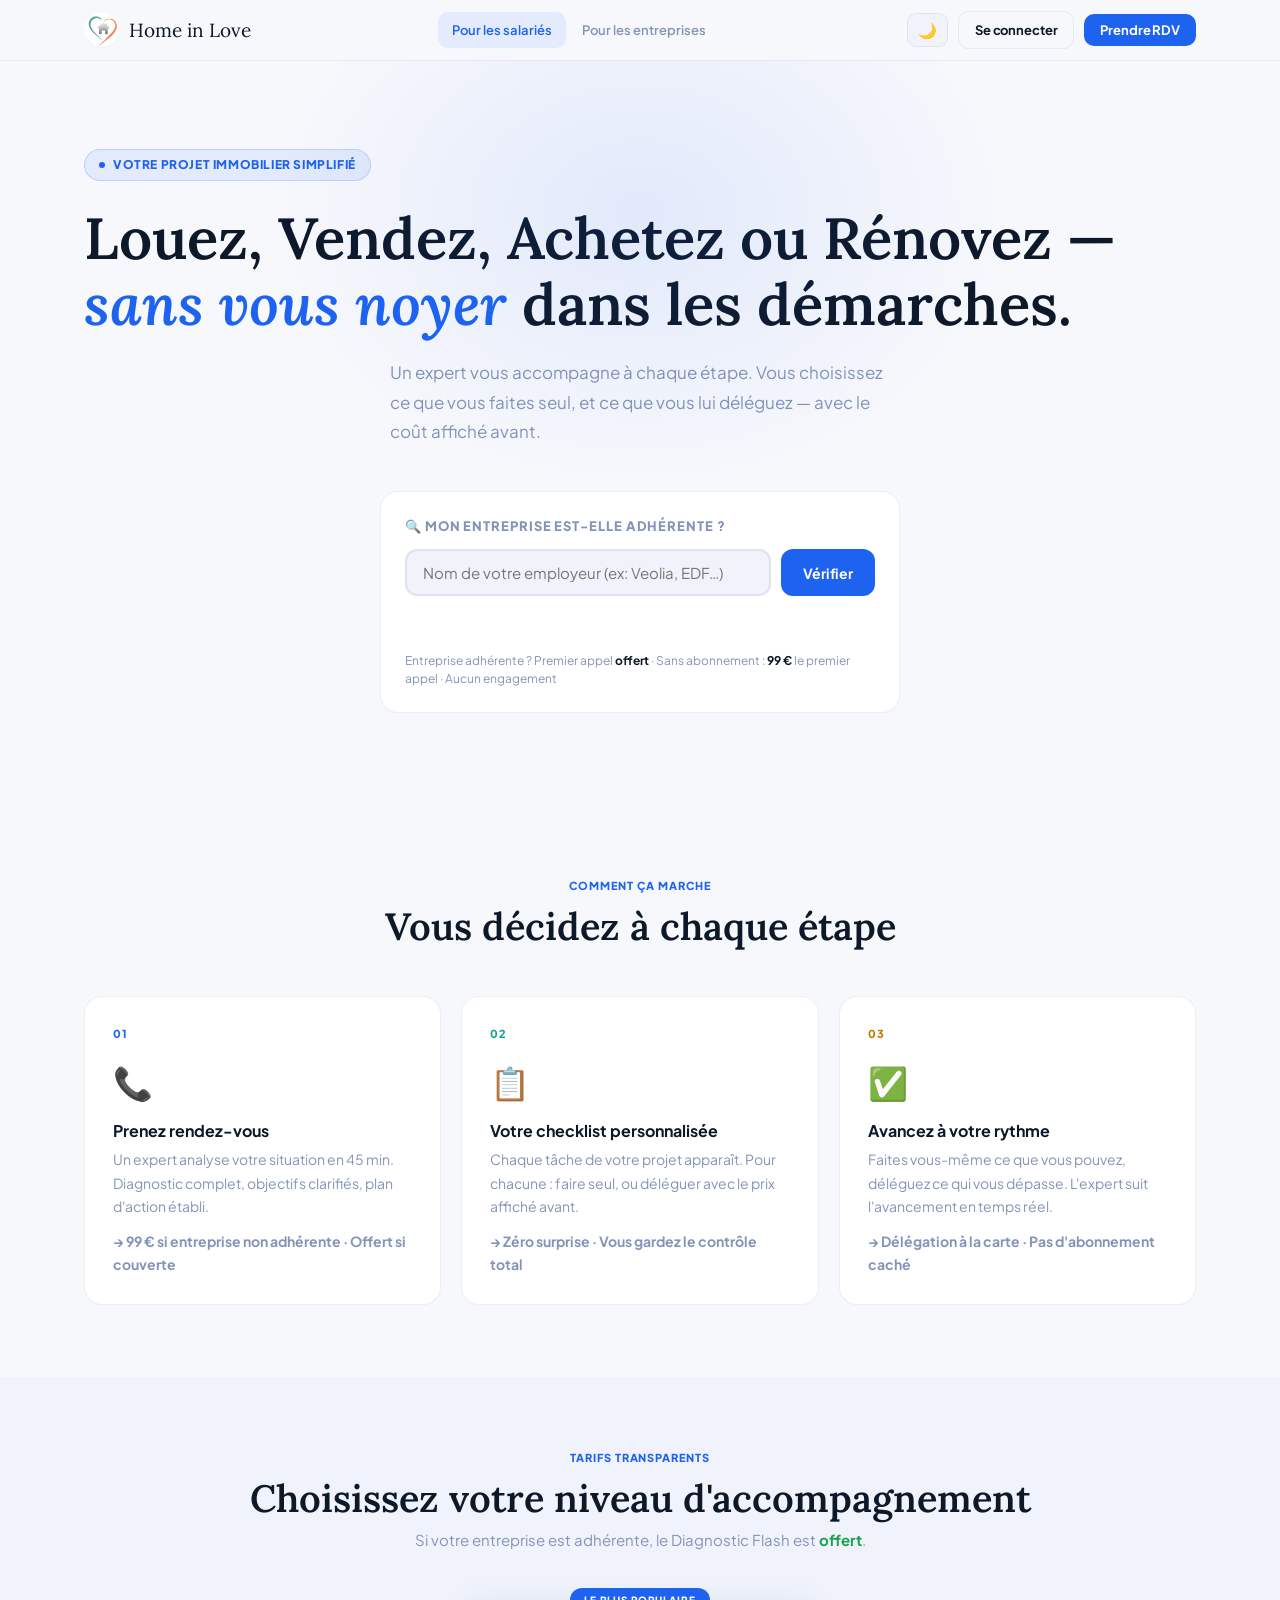
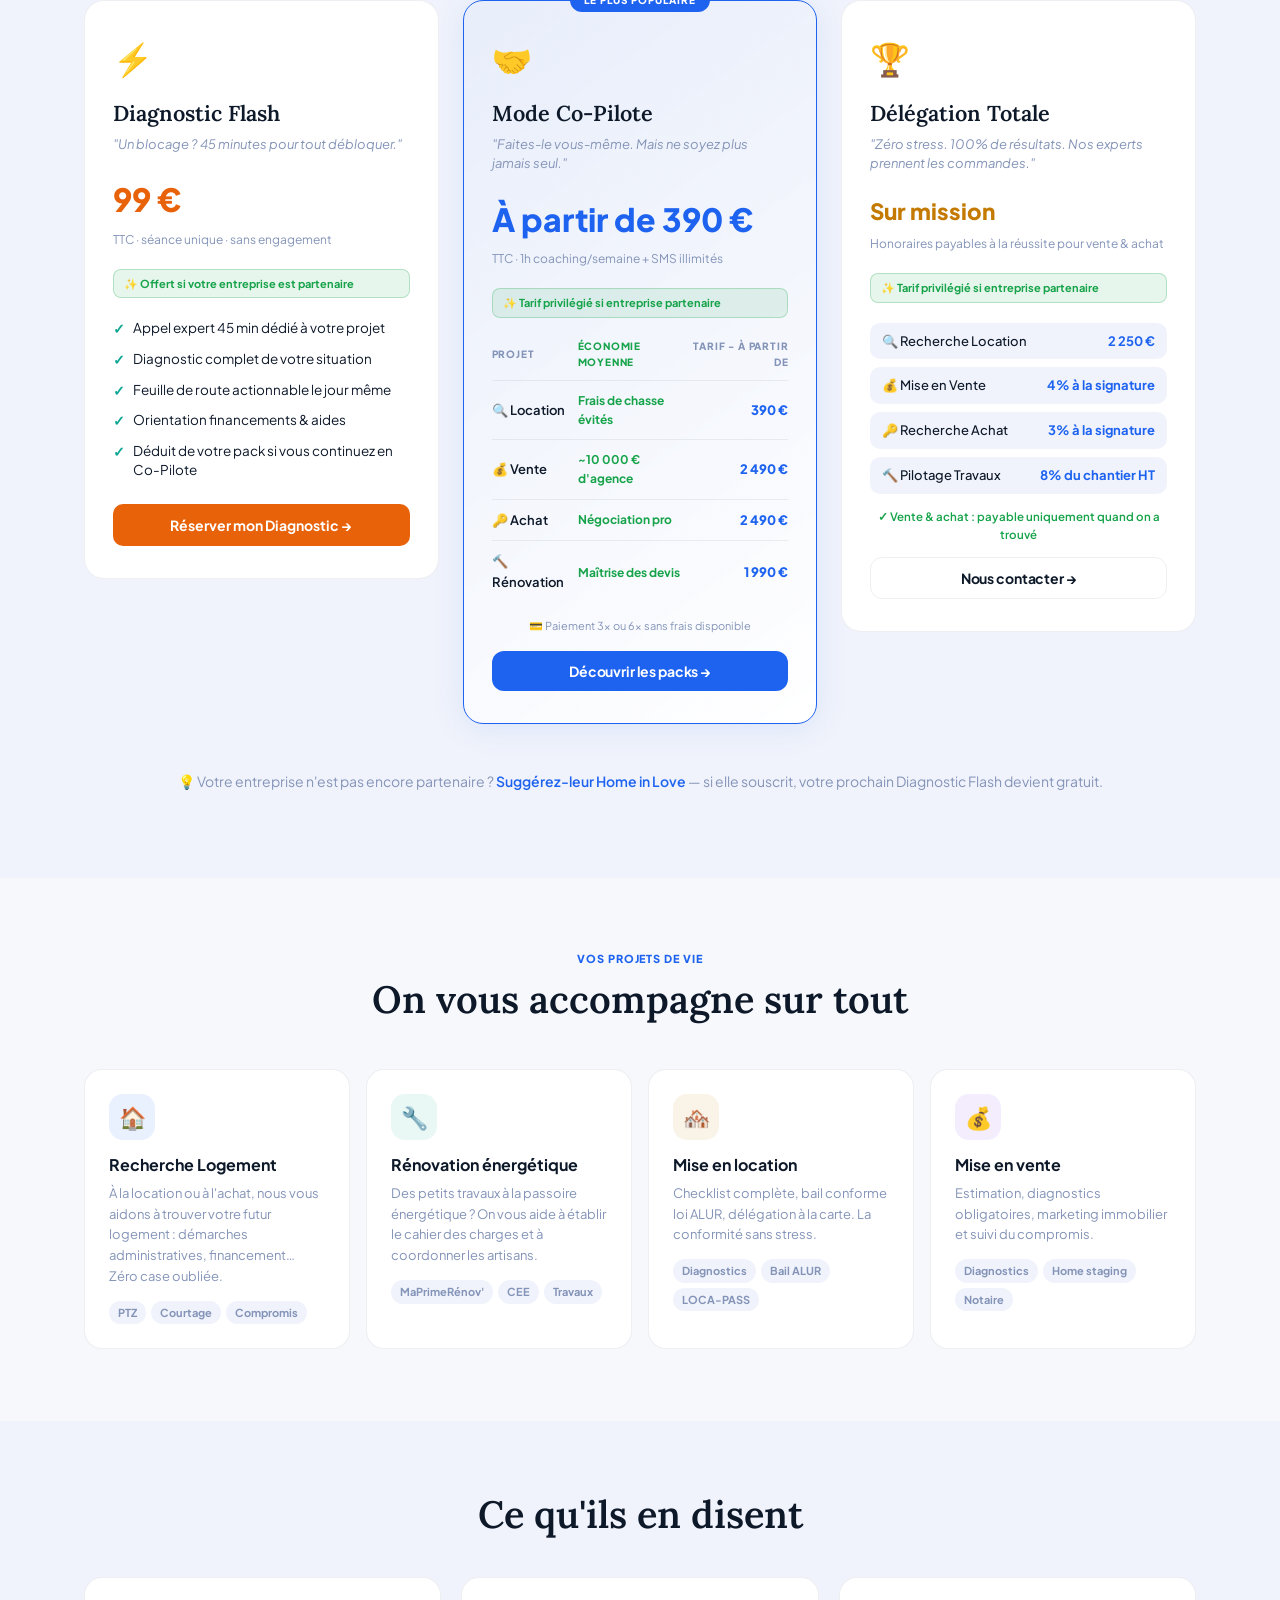
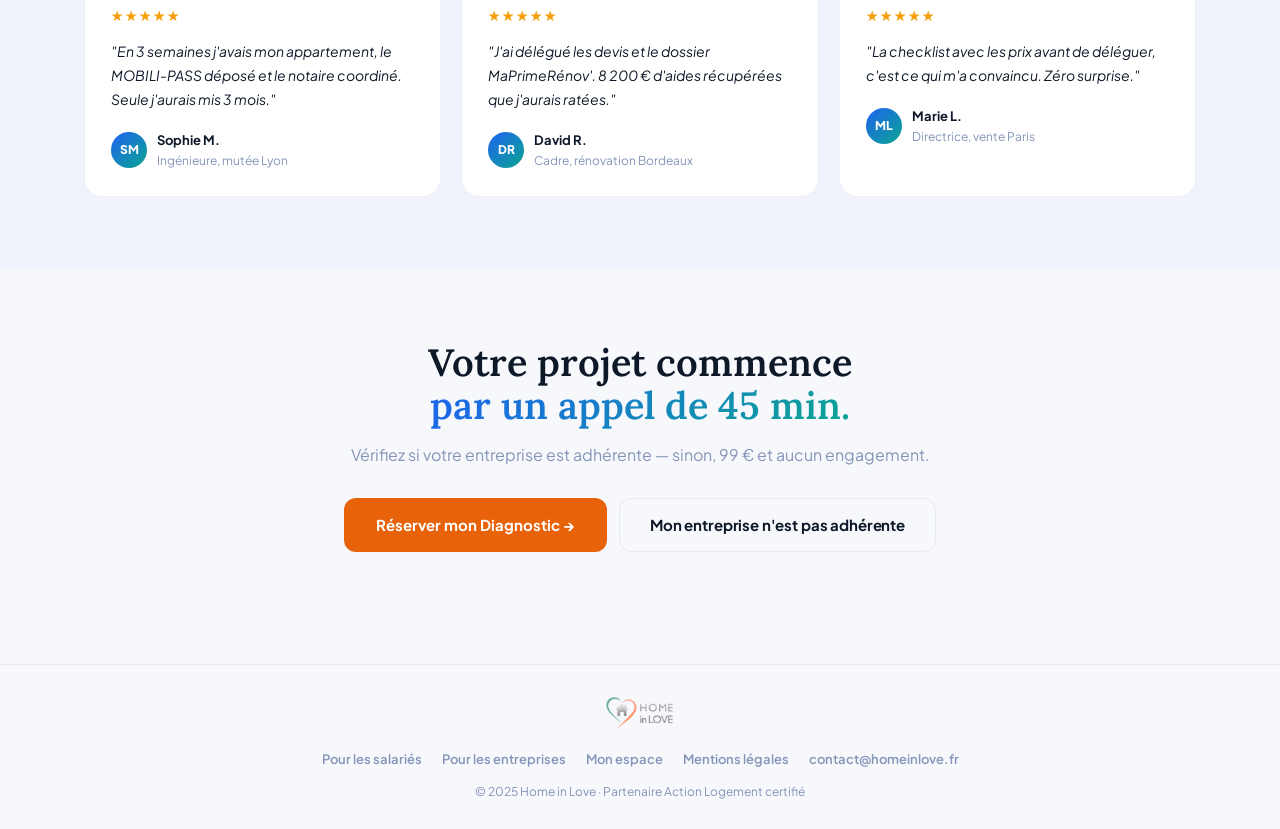
<file: index.html>
<!DOCTYPE html>
<html lang="fr">
<head>
  <meta charset="UTF-8" />
  <meta name="viewport" content="width=device-width, initial-scale=1.0" />
  <title>Home in Love — Votre projet immobilier simplifié</title>
  <link rel="stylesheet" href="css/base.css" />
  <link rel="stylesheet" href="css/salarie.css" />
  <link rel="preconnect" href="https://fonts.googleapis.com" />
  <link href="https://fonts.googleapis.com/css2?family=Lora:ital,wght@0,400;0,600;1,400&family=Plus+Jakarta+Sans:wght@400;500;600;700;800&display=swap" rel="stylesheet" />
  <style>
    .logo-img { width:36px;height:36px;border-radius:50%;object-fit:cover;flex-shrink:0; }

    /* ── Pricing grid ── */
    .pricing-grid-new {
      display: grid;
      grid-template-columns: repeat(3,1fr);
      gap: 24px;
      margin-top: 2.5rem;
      align-items: start;
    }
    @media (max-width:900px) { .pricing-grid-new { grid-template-columns:1fr; } }

    .plan-new {
      display:flex; flex-direction:column;
      border-radius:20px; padding:32px 28px;
      background:var(--surf); border:1.5px solid var(--border);
      transition:transform 0.2s,box-shadow 0.2s;
      position:relative;
    }
    .plan-new:hover { transform:translateY(-4px); box-shadow:0 16px 48px rgba(0,0,0,.10); }
    .plan-new.plan-star {
      border-color:var(--accent);
      background:linear-gradient(145deg,rgba(30,99,240,.04),var(--surf));
      box-shadow:0 4px 32px rgba(30,99,240,.10);
    }
    .plan-new-badge {
      position:absolute; top:-13px; left:50%; transform:translateX(-50%);
      background:var(--accent); color:#fff;
      font-size:10px; font-weight:800; letter-spacing:.1em;
      padding:4px 14px; border-radius:20px; white-space:nowrap;
    }
    .plan-new-icon { font-size:2rem; margin-bottom:12px; }
    .plan-new-name { font-family:'Lora',serif; font-size:1.35rem; font-weight:600; color:var(--text); margin-bottom:4px; }
    .plan-new-tagline { font-size:13px; color:var(--muted); font-style:italic; margin-bottom:20px; line-height:1.5; }
    .plan-new-price { font-size:2rem; font-weight:800; color:var(--accent); margin-bottom:4px; }
    .plan-new-price.orange { color:#e8620a; }
    .plan-new-price.gold   { color:var(--gold); font-size:1.4rem; }
    .plan-new-price-note   { font-size:12px; color:var(--muted); margin-bottom:20px; }

    .partner-gift {
      display:inline-flex; align-items:center; gap:6px;
      background:rgba(22,163,74,.10); color:#16a34a;
      border:1px solid rgba(22,163,74,.25);
      border-radius:8px; font-size:11px; font-weight:700;
      padding:5px 10px; margin-bottom:20px;
    }
    .plan-new-features { list-style:none; padding:0; margin:0 0 24px; display:flex; flex-direction:column; gap:10px; flex:1; }
    .plan-new-features li { font-size:13.5px; color:var(--text); display:flex; align-items:flex-start; gap:8px; line-height:1.45; }
    .plan-new-features li::before { content:'✓'; color:var(--teal); font-weight:800; flex-shrink:0; margin-top:1px; }

    /* Co-Pilote table */
    .copilote-table { width:100%; border-collapse:collapse; margin-bottom:8px; font-size:13px; }
    .copilote-table thead th {
      font-size:10px; font-weight:800; text-transform:uppercase; letter-spacing:.08em;
      color:var(--muted); padding:0 0 10px; text-align:left; border-bottom:1px solid var(--border);
    }
    .copilote-table thead th.col-eco { color:#16a34a; }
    .copilote-table tbody tr { border-bottom:1px solid var(--border); transition:background .15s; }
    .copilote-table tbody tr:last-child { border-bottom:none; }
    .copilote-table tbody tr:hover { background:var(--surf2); }
    .copilote-table td { padding:10px 0; vertical-align:middle; }
    .copilote-table td:first-child { font-weight:600; }
    .td-eco { color:#16a34a; font-weight:700; font-size:12px; }
    .td-price { font-weight:800; color:var(--accent); text-align:right; white-space:nowrap; }
    .copilote-note { font-size:11px; color:var(--muted); text-align:center; padding:6px 0 0; }

    /* Délégation totale */
    .deleg-list { list-style:none; padding:0; margin:0 0 10px; display:flex; flex-direction:column; gap:8px; }
    .deleg-list li {
      display:flex; justify-content:space-between; align-items:center;
      font-size:13px; padding:8px 12px;
      background:var(--surf2); border-radius:10px;
    }
    .deleg-label { color:var(--text); font-weight:500; }
    .deleg-price { color:var(--accent); font-weight:700; }
    .deleg-success-note { font-size:11.5px; color:#16a34a; text-align:center; font-weight:600; padding:4px 0 12px; }

    /* Note bas section */
    .pricing-note-new {
      text-align:center; margin-top:2rem; font-size:14px; color:var(--muted);
      background:var(--surf2); border-radius:12px; padding:14px 20px;
    }
    .pricing-note-new a { color:var(--accent); font-weight:600; text-decoration:none; }
    .pricing-note-new a:hover { text-decoration:underline; }

    /* Btn orange */
    .btn-orange {
      background:#e8620a; color:#fff; border:none; border-radius:10px;
      padding:12px 20px; font-weight:700; font-size:14px; cursor:pointer;
      transition:background .2s,transform .15s; width:100%;
    }
    .btn-orange:hover { background:#d45508; transform:translateY(-1px); }

    /* Footer logo */
    .footer-logo { display:flex; justify-content:center; margin-bottom:16px; }
    .footer-logo img { height:40px; object-fit:contain; opacity:.9; }
    body.dark .footer-logo img { filter:brightness(0) invert(1); opacity:.8; }
  </style>
</head>
<body class="light">

  <!-- NAV -->
  <nav class="navbar" id="navbar">
    <div class="nav-inner">
      <a href="index.html" class="logo">
        <img src="img/hil-logo-round.png" alt="Home in Love" class="logo-img" />
          <span class="logo-text">Home in Love</span>
      </a>
      <div class="nav-links">
        <a href="index.html" class="nav-link active">Pour les salariés</a>
        <a href="entreprise.html" class="nav-link">Pour les entreprises</a>
      </div>
      <div class="nav-right">
        <button class="btn-theme" id="themeToggle" aria-label="Changer le thème">🌙</button>
        <a href="login.html" class="btn btn-outline btn-sm">Se connecter</a>
        <button class="btn btn-primary btn-sm" id="openRdvModal">Prendre RDV</button>
      </div>
      <button class="nav-burger" id="navBurger" aria-label="Menu">☰</button>
    </div>
    <div class="nav-mobile" id="navMobile">
      <a href="index.html" class="nav-mobile-link">Pour les salariés</a>
      <a href="entreprise.html" class="nav-mobile-link">Pour les entreprises</a>
      <a href="login.html" class="nav-mobile-link">Se connecter</a>
    </div>
  </nav>

  <!-- HERO -->
  <section class="hero">
    <div class="hero-glow"></div>
    <div class="container">
      <div class="hero-badge">
        <span class="badge-dot"></span>
        VOTRE PROJET IMMOBILIER SIMPLIFIÉ
      </div>
      <h1 class="hero-title">
        Louez, Vendez, Achetez ou Rénovez —<br />
        <em class="text-accent">sans vous noyer</em> dans les démarches.
      </h1>
      <p class="hero-sub">
        Un expert vous accompagne à chaque étape. Vous choisissez ce que vous faites seul,
        et ce que vous lui déléguez — avec le coût affiché avant.
      </p>
      <div class="coverage-box card">
        <p class="coverage-label">🔍 Mon entreprise est-elle adhérente ?</p>
        <div class="coverage-row">
          <input type="text" id="coverageInput" class="coverage-input" placeholder="Nom de votre employeur (ex: Veolia, EDF…)" />
          <button class="btn btn-primary" id="checkCoverage">Vérifier</button>
        </div>
        <div id="coverageResult" class="coverage-result" hidden></div>
        <p class="coverage-note">
          Entreprise adhérente ? Premier appel <strong class="text-green">offert</strong> ·
          Sans abonnement : <strong>99 €</strong> le premier appel · Aucun engagement
        </p>
      </div>
    </div>
  </section>

  <!-- COMMENT ÇA MARCHE -->
  <section class="section">
    <div class="container">
      <div class="section-header">
        <p class="section-label text-accent">COMMENT ÇA MARCHE</p>
        <h2 class="section-title">Vous décidez à chaque étape</h2>
      </div>
      <div class="grid-3">
        <div class="card card-step">
          <span class="step-num text-accent">01</span>
          <div class="step-icon">📞</div>
          <h3>Prenez rendez-vous</h3>
          <p>Un expert analyse votre situation en 45 min. Diagnostic complet, objectifs clarifiés, plan d'action établi.</p>
          <p class="step-note text-accent">→ 99 € si entreprise non adhérente · Offert si couverte</p>
        </div>
        <div class="card card-step">
          <span class="step-num text-teal">02</span>
          <div class="step-icon">📋</div>
          <h3>Votre checklist personnalisée</h3>
          <p>Chaque tâche de votre projet apparaît. Pour chacune : faire seul, ou déléguer avec le prix affiché avant.</p>
          <p class="step-note text-teal">→ Zéro surprise · Vous gardez le contrôle total</p>
        </div>
        <div class="card card-step">
          <span class="step-num text-gold">03</span>
          <div class="step-icon">✅</div>
          <h3>Avancez à votre rythme</h3>
          <p>Faites vous-même ce que vous pouvez, déléguez ce qui vous dépasse. L'expert suit l'avancement en temps réel.</p>
          <p class="step-note text-gold">→ Délégation à la carte · Pas d'abonnement caché</p>
        </div>
      </div>
    </div>
  </section>

  <!-- TARIFS -->
  <section class="section section-tinted">
    <div class="container">
      <div class="section-header">
        <p class="section-label text-accent">TARIFS TRANSPARENTS</p>
        <h2 class="section-title">Choisissez votre niveau d'accompagnement</h2>
        <p class="section-sub">
          Si votre entreprise est adhérente, le Diagnostic Flash est
          <strong class="text-green">offert</strong>.
        </p>
      </div>

      <div class="pricing-grid-new">

        <!-- DIAGNOSTIC FLASH -->
        <div class="plan-new">
          <div class="plan-new-icon">⚡</div>
          <div class="plan-new-name">Diagnostic Flash</div>
          <div class="plan-new-tagline">"Un blocage ? 45 minutes pour tout débloquer."</div>
          <div class="plan-new-price orange">99 €</div>
          <div class="plan-new-price-note">TTC · séance unique · sans engagement</div>
          <div class="partner-gift">✨ Offert si votre entreprise est partenaire</div>
          <ul class="plan-new-features">
            <li>Appel expert 45 min dédié à votre projet</li>
            <li>Diagnostic complet de votre situation</li>
            <li>Feuille de route actionnable le jour même</li>
            <li>Orientation financements & aides</li>
            <li>Déduit de votre pack si vous continuez en Co-Pilote</li>
          </ul>
          <button class="btn-orange" onclick="openModal('rdv')">Réserver mon Diagnostic →</button>
        </div>

        <!-- CO-PILOTE -->
        <div class="plan-new plan-star">
          <div class="plan-new-badge">LE PLUS POPULAIRE</div>
          <div class="plan-new-icon">🤝</div>
          <div class="plan-new-name">Mode Co-Pilote</div>
          <div class="plan-new-tagline">"Faites-le vous-même. Mais ne soyez plus jamais seul."</div>
          <div class="plan-new-price">À partir de 390 €</div>
          <div class="plan-new-price-note">TTC · 1h coaching/semaine + SMS illimités</div>
          <div class="partner-gift">✨ Tarif privilégié si entreprise partenaire</div>
          <table class="copilote-table">
            <thead>
              <tr>
                <th>Projet</th>
                <th class="col-eco">Économie moyenne</th>
                <th style="text-align:right">Tarif - à partir de </th>
              </tr>
            </thead>
            <tbody>
              <tr>
                <td>🔍 Location</td>
                <td class="td-eco">Frais de chasse évités</td>
                <td class="td-price">390 €</td>
              </tr>
              <tr>
                <td>💰 Vente</td>
                <td class="td-eco">~10 000 € d'agence</td>
                <td class="td-price">2 490 €</td>
              </tr>
              <tr>
                <td>🔑 Achat</td>
                <td class="td-eco">Négociation pro</td>
                <td class="td-price">2 490 €</td>
              </tr>
              <tr>
                <td>🔨 Rénovation</td>
                <td class="td-eco">Maîtrise des devis</td>
                <td class="td-price">1 990 €</td>
              </tr>
            </tbody>
          </table>
          <p class="copilote-note">💳 Paiement 3x ou 6x sans frais disponible</p>
          <button class="btn btn-primary w-full" style="margin-top:16px" onclick="openModal('pack')">Découvrir les packs →</button>
        </div>

        <!-- DÉLÉGATION TOTALE -->
        <div class="plan-new">
          <div class="plan-new-icon">🏆</div>
          <div class="plan-new-name">Délégation Totale</div>
          <div class="plan-new-tagline">"Zéro stress. 100% de résultats. Nos experts prennent les commandes."</div>
          <div class="plan-new-price gold">Sur mission</div>
          <div class="plan-new-price-note">Honoraires payables à la réussite pour vente & achat</div>
          <div class="partner-gift">✨ Tarif privilégié si entreprise partenaire</div>
          <ul class="deleg-list">
            <li><span class="deleg-label">🔍 Recherche Location</span><span class="deleg-price">2 250 €</span></li>
            <li><span class="deleg-label">💰 Mise en Vente</span><span class="deleg-price">4% à la signature</span></li>
            <li><span class="deleg-label">🔑 Recherche Achat</span><span class="deleg-price">3% à la signature</span></li>
            <li><span class="deleg-label">🔨 Pilotage Travaux</span><span class="deleg-price">8% du chantier HT</span></li>
          </ul>
          <p class="deleg-success-note">✓ Vente & achat : payable uniquement quand on a trouvé</p>
          <button class="btn btn-outline w-full" onclick="openModal('rdv')">Nous contacter →</button>
        </div>

      </div>

      <p class="pricing-note-new">
        💡 Votre entreprise n'est pas encore partenaire ?
        <a href="entreprise.html">Suggérez-leur Home in Love</a>
        — si elle souscrit, votre prochain Diagnostic Flash devient gratuit.
      </p>
    </div>
  </section>

  <!-- CAS D'USAGE -->
  <section class="section">
    <div class="container">
      <div class="section-header">
        <p class="section-label text-accent">VOS PROJETS DE VIE</p>
        <h2 class="section-title">On vous accompagne sur tout</h2>
      </div>
      <div class="grid-4">
        <div class="card card-usecase" onclick="window.location='dashboard.html'">
          <div class="usecase-icon accent-bg">🏠</div>
          <h3>Recherche Logement</h3>
          <p>À la location ou à l'achat, nous vous aidons à trouver votre futur logement : démarches administratives, financement… Zéro case oubliée.</p>
          <div class="tags">
            <span class="tag tag-accent">PTZ</span>
            <span class="tag tag-accent">Courtage</span>
            <span class="tag tag-accent">Compromis</span>
          </div>
        </div>
        <div class="card card-usecase" onclick="window.location='dashboard.html'">
          <div class="usecase-icon teal-bg">🔧</div>
          <h3>Rénovation énergétique</h3>
          <p>Des petits travaux à la passoire énergétique ? On vous aide à établir le cahier des charges et à coordonner les artisans.</p>
          <div class="tags">
            <span class="tag tag-teal">MaPrimeRénov'</span>
            <span class="tag tag-teal">CEE</span>
            <span class="tag tag-teal">Travaux</span>
          </div>
        </div>
        <div class="card card-usecase" onclick="window.location='dashboard.html'">
          <div class="usecase-icon gold-bg">🏘️</div>
          <h3>Mise en location</h3>
          <p>Checklist complète, bail conforme loi ALUR, délégation à la carte. La conformité sans stress.</p>
          <div class="tags">
            <span class="tag tag-gold">Diagnostics</span>
            <span class="tag tag-gold">Bail ALUR</span>
            <span class="tag tag-gold">LOCA-PASS</span>
          </div>
        </div>
        <div class="card card-usecase" onclick="window.location='dashboard.html'">
          <div class="usecase-icon purple-bg">💰</div>
          <h3>Mise en vente</h3>
          <p>Estimation, diagnostics obligatoires, marketing immobilier et suivi du compromis.</p>
          <div class="tags">
            <span class="tag tag-purple">Diagnostics</span>
            <span class="tag tag-purple">Home staging</span>
            <span class="tag tag-purple">Notaire</span>
          </div>
        </div>
      </div>
    </div>
  </section>

  <!-- TÉMOIGNAGES -->
  <section class="section section-tinted">
    <div class="container">
      <h2 class="section-title" style="text-align:center;margin-bottom:2.5rem;">Ce qu'ils en disent</h2>
      <div class="grid-3">
        <div class="card card-testimonial">
          <div class="stars">★★★★★</div>
          <p class="testimonial-text">"En 3 semaines j'avais mon appartement, le MOBILI-PASS déposé et le notaire coordiné. Seule j'aurais mis 3 mois."</p>
          <div class="testimonial-author">
            <div class="author-avatar">SM</div>
            <div><p class="author-name">Sophie M.</p><p class="author-role">Ingénieure, mutée Lyon</p></div>
          </div>
        </div>
        <div class="card card-testimonial">
          <div class="stars">★★★★★</div>
          <p class="testimonial-text">"J'ai délégué les devis et le dossier MaPrimeRénov'. 8 200 € d'aides récupérées que j'aurais ratées."</p>
          <div class="testimonial-author">
            <div class="author-avatar">DR</div>
            <div><p class="author-name">David R.</p><p class="author-role">Cadre, rénovation Bordeaux</p></div>
          </div>
        </div>
        <div class="card card-testimonial">
          <div class="stars">★★★★★</div>
          <p class="testimonial-text">"La checklist avec les prix avant de déléguer, c'est ce qui m'a convaincu. Zéro surprise."</p>
          <div class="testimonial-author">
            <div class="author-avatar">ML</div>
            <div><p class="author-name">Marie L.</p><p class="author-role">Directrice, vente Paris</p></div>
          </div>
        </div>
      </div>
    </div>
  </section>

  <!-- CTA FINAL -->
  <section class="section cta-section">
    <div class="container text-center">
      <h2 class="cta-title">Votre projet commence<br /><span class="gradient-text">par un appel de 45 min.</span></h2>
      <p class="cta-sub">Vérifiez si votre entreprise est adhérente — sinon, 99 € et aucun engagement.</p>
      <div class="cta-btns">
        <button class="btn-orange" style="width:auto;padding:14px 32px;font-size:15px;border-radius:12px" onclick="openModal('rdv')">Réserver mon Diagnostic →</button>
        <a href="entreprise.html" class="btn btn-outline btn-lg">Mon entreprise n'est pas adhérente</a>
      </div>
    </div>
  </section>

  <!-- FOOTER -->
  <footer class="footer">
    <div class="container">
      <div class="footer-logo">
        <img src="img/hil-full-logo-footer.png" alt="Home in Love" />
      </div>
      <div class="footer-links">
        <a href="index.html">Pour les salariés</a>
        <a href="entreprise.html">Pour les entreprises</a>
        <a href="dashboard.html">Mon espace</a>
        <a href="#">Mentions légales</a>
        <a href="mailto:contact@homeinlove.fr">contact@homeinlove.fr</a>
      </div>
      <p class="footer-copy">© 2025 Home in Love · Partenaire Action Logement certifié</p>
    </div>
  </footer>

  <!-- MODAL RDV / DIAGNOSTIC FLASH -->
  <div class="modal-bg" id="modalRdv" hidden>
    <div class="modal-box">
      <div class="modal-header">
        <div>
          <h2 class="modal-title">Réserver mon Diagnostic Flash</h2>
          <p class="modal-sub">99 € TTC · Offert si votre entreprise est partenaire</p>
        </div>
        <button class="modal-close" onclick="closeModal('rdv')">✕</button>
      </div>
      <div class="modal-notice">
        💡 Entreprise adhérente ? Cet appel est <strong>offert</strong>. On vérifiera avec vous.
      </div>
      <form id="formRdv" class="modal-form">
        <div class="form-row">
          <div class="form-group">
            <label>Prénom & Nom</label>
            <input type="text" placeholder="Thomas Mercier" required />
          </div>
          <div class="form-group">
            <label>Email</label>
            <input type="email" placeholder="t.mercier@email.com" required />
          </div>
        </div>
        <div class="form-group">
          <label>Votre employeur (optionnel)</label>
          <input type="text" placeholder="Veolia, EDF, SNCF…" />
        </div>
        <div class="form-group">
          <label>Votre projet</label>
          <select>
            <option value="">Sélectionner…</option>
            <option>Mobilité professionnelle</option>
            <option>Achat immobilier</option>
            <option>Rénovation énergétique</option>
            <option>Location / Gestion locative</option>
            <option>Mise en vente</option>
          </select>
        </div>
        <div class="form-group">
          <label>Contexte rapide</label>
          <textarea rows="2" placeholder="Ex: Muté à Lyon en septembre, budget 420k€…"></textarea>
        </div>
        <button type="submit" class="btn-orange" style="border-radius:10px">Confirmer mon Diagnostic → 99 €</button>
        <p class="form-note">Si votre entreprise est adhérente, le paiement ne sera pas prélevé.</p>
      </form>
      <div class="form-success" id="successRdv" hidden>
        <div class="success-icon">✅</div>
        <h3>C'est confirmé !</h3>
        <p>Un expert Home in Love vous rappelle sous 24h pour fixer le créneau.</p>
      </div>
    </div>
  </div>

  <!-- MODAL CO-PILOTE -->
  <div class="modal-bg" id="modalPack" hidden>
    <div class="modal-box">
      <div class="modal-header">
        <div>
          <h2 class="modal-title">Mode Co-Pilote</h2>
          <p class="modal-sub">À partir de 390 € · 1h coaching/semaine + SMS illimités</p>
        </div>
        <button class="modal-close" onclick="closeModal('pack')">✕</button>
      </div>
      <div class="modal-notice">
        💡 Entreprise adhérente ? Bénéficiez d'un <strong>tarif privilégié</strong>. On vérifiera avec vous.
      </div>
      <form id="formPack" class="modal-form">
        <div class="form-row">
          <div class="form-group">
            <label>Prénom & Nom</label>
            <input type="text" placeholder="Thomas Mercier" required />
          </div>
          <div class="form-group">
            <label>Email</label>
            <input type="email" placeholder="t.mercier@email.com" required />
          </div>
        </div>
        <div class="form-group">
          <label>Votre employeur (optionnel)</label>
          <input type="text" placeholder="Veolia, EDF, SNCF…" />
        </div>
        <div class="form-group">
          <label>Votre projet</label>
          <select>
            <option value="">Sélectionner…</option>
            <option>Mobilité professionnelle — 390 €</option>
            <option>Achat immobilier — 2 990 €</option>
            <option>Rénovation énergétique — 2 990 €</option>
            <option>Location / Gestion locative — 390 €</option>
            <option>Mise en vente — 1 990 €</option>
          </select>
        </div>
        <div class="form-group">
          <label>Contexte rapide</label>
          <textarea rows="2" placeholder="Ex: Muté à Lyon en septembre, budget 420k€…"></textarea>
        </div>
        <button type="submit" class="btn btn-primary w-full">Démarrer mon Co-Pilote →</button>
        <p class="form-note">💳 Paiement 3x ou 6x sans frais · Tarif privilégié si entreprise adhérente.</p>
      </form>
      <div class="form-success" id="successPack" hidden>
        <div class="success-icon">✅</div>
        <h3>C'est confirmé !</h3>
        <p>Un expert Home in Love vous rappelle sous 24h pour démarrer votre projet.</p>
      </div>
    </div>
  </div>

  <script src="js/theme.js"></script>
  <script src="js/salarie.js"></script>
</body>
</html>
</file>
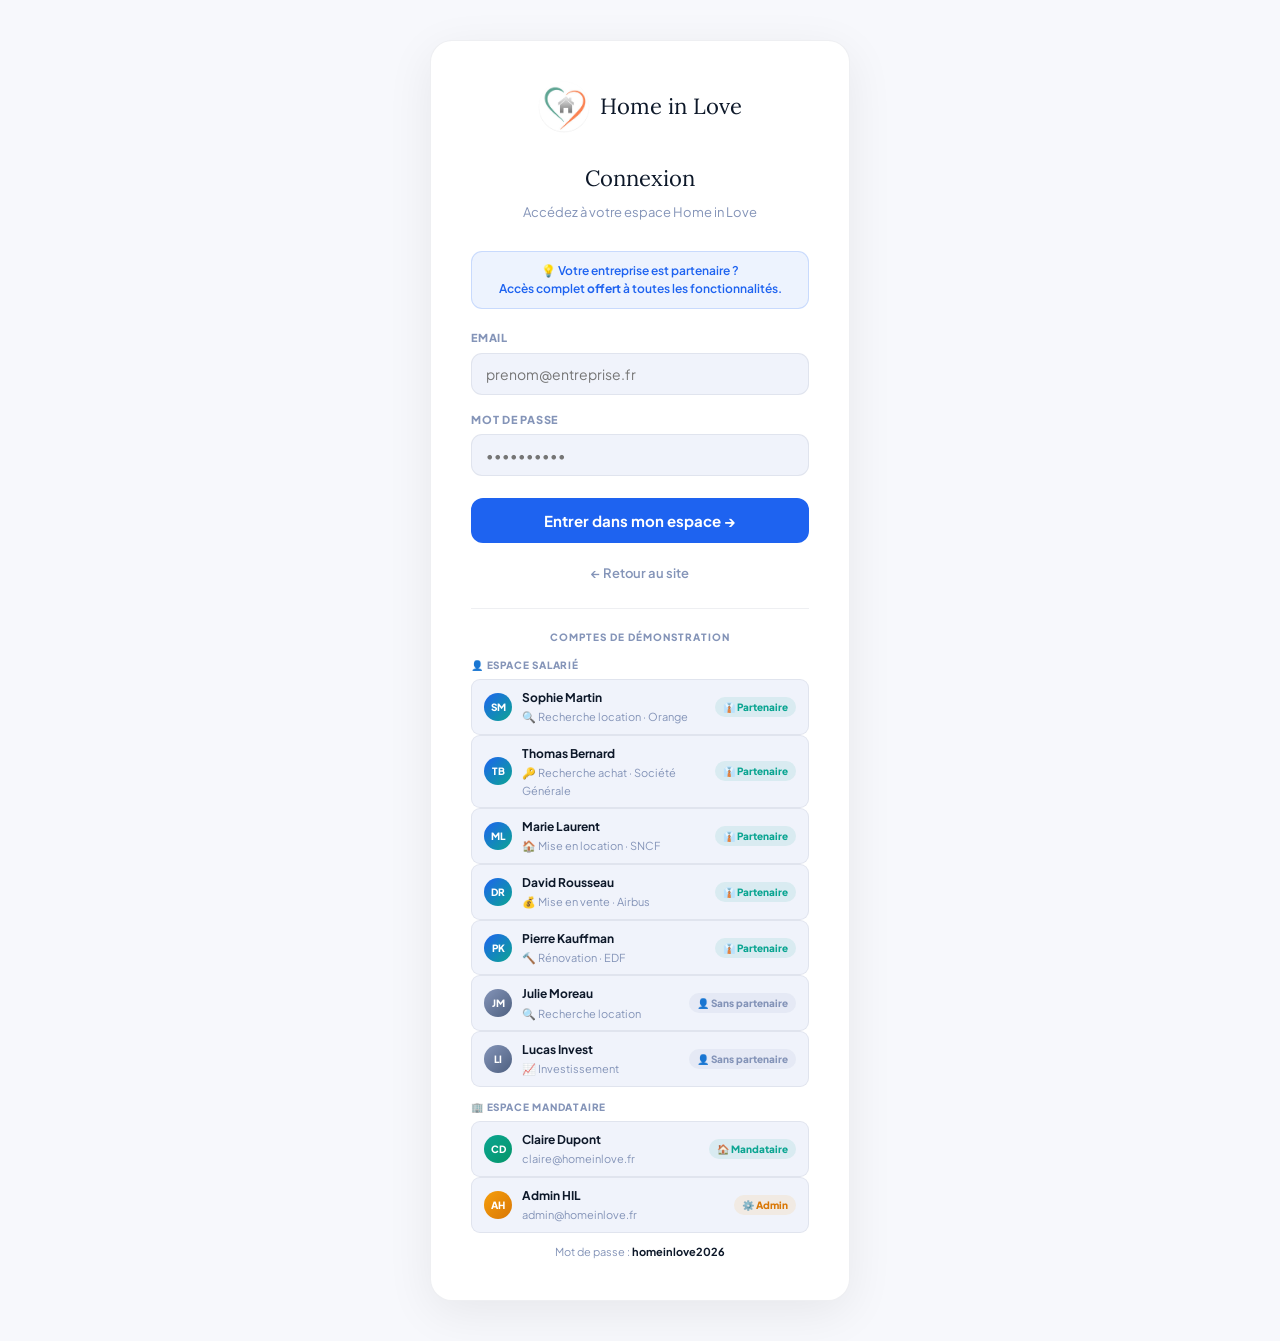
<file: dashboard.html>
<!DOCTYPE html>
<html lang="fr">
<head>
<meta charset="UTF-8">
<meta name="viewport" content="width=device-width, initial-scale=1.0">
<title>Mon projet — Home in Love</title>
<link rel="preconnect" href="https://fonts.googleapis.com">
<link rel="preconnect" href="https://fonts.gstatic.com" crossorigin>
<link href="https://fonts.googleapis.com/css2?family=Lora:ital,wght@0,400;0,600;1,400&family=Plus+Jakarta+Sans:wght@400;600;700;800&display=swap" rel="stylesheet">
<link rel="stylesheet" href="css/base.css">
<link rel="stylesheet" href="css/dashboard.css">
</head>
<body>

<!-- ═══════════════════════════════════════════════════════════════════════
     NAVBAR
     ═══════════════════════════════════════════════════════════════════════ -->
<nav class="navbar">
  <div class="nav-inner">
    <a href="index.html" class="logo">
      <img src="img/hil-logo-round.png" alt="Home in Love" style="width:34px;height:34px;border-radius:50%;object-fit:cover;flex-shrink:0;">
     <span class="logo-text">Home in Love</span>
    </a>
    <div class="nav-user">
      <div class="nav-avatar" id="navAvatar">—</div>
      <div class="nav-user-info">
        <div class="nav-user-name" id="navName">—</div>
        <div class="nav-user-company" id="navCompany">—</div>
      </div>
      <div class="nav-partner-badge" id="navBadge" style="display:none"></div>
    </div>
    <div class="nav-right">
      <button class="btn-theme" id="themeBtn" onclick="toggleDark()">🌙</button>
      <a href="index.html" class="btn-logout" style="text-decoration:none">← Site</a>
      <button class="btn-logout" onclick="authLogout()">Déconnexion</button>
    </div>
  </div>
</nav>

<!-- ═══════════════════════════════════════════════════════════════════════
     APP SHELL
     ═══════════════════════════════════════════════════════════════════════ -->
<div class="app-shell">

  <!-- ── SIDEBAR ── -->
  <aside class="dash-sidebar">
    <div class="sidebar-section">
      <div class="sidebar-section-label">
        <span class="partner-dot"></span>
        Mes projets
      </div>
    </div>

    <!-- Liste des projets — remplie par JS -->
    <div class="project-list" id="sidebarProjectList"></div>

    <!-- Bouton nouveau projet -->
    <div style="padding:12px 16px; border-top:1px solid var(--border); margin-top:auto;">
      <button class="btn btn-primary btn-sm w-full" onclick="openNewProject()">
        ＋ Nouveau projet
      </button>
    </div>
  </aside>

  <!-- ── MAIN ── -->
  <main class="dash-main">

    <!-- Project Header -->
    <div class="proj-header">
      <div class="proj-header-badge" id="projBadge">—</div>
      <div class="proj-header-title" id="projTitle">—</div>
      <div class="proj-header-meta">
        <span>📍 <span id="projAdresse">—</span></span>
        <span>🎯 <span id="projObjectif">—</span></span>
        <span>⏰ <span id="projDeadline">—</span></span>
      </div>
      <div class="proj-progress-row">
        <span>Avancement des missions</span>
        <span id="projProgressPct">0/0 · 0%</span>
      </div>
      <div class="proj-progress-bar">
        <div class="proj-progress-fill" id="projProgressFill" style="width:0%"></div>
      </div>
      <div class="proj-cta-row">
        <button class="btn-cta btn-cta-primary" onclick="switchTab('tab-bilan')">
          📊 Voir mon bilan
        </button>
        <button class="btn-cta btn-cta-teal" onclick="openExpertModal()">
          📞 Appeler mon expert
        </button>
        <button class="btn-cta btn-cta-ghost" onclick="openDeleguerModal()">
          🤝 Tout déléguer
        </button>
      </div>
    </div>

    <!-- Tabs -->
    <div class="dash-tabs">
      <button class="dash-tab active" data-tab="tab-bilan">📊 Bilan</button>
      <button class="dash-tab" data-tab="tab-missions">✅ Missions</button>
      <button class="dash-tab" data-tab="tab-prestataires">👷 Prestataires</button>
      <button class="dash-tab" data-tab="tab-documents">📁 Documents</button>
      <button class="dash-tab" data-tab="tab-notes">📝 Notes</button>
    </div>

    <!-- ── BILAN ── -->
    <div class="tab-pane active" id="tab-bilan">
      <div class="bilan-wrap" id="bilanContent">
        <div style="text-align:center;padding:40px;color:var(--muted)">Chargement…</div>
      </div>
    </div>

    <!-- ── MISSIONS ── -->
    <div class="tab-pane" id="tab-missions">
      <div id="missionsContent">
        <div class="missions-toolbar">
          <div class="missions-count" id="missionsCount">—</div>
          <div class="view-toggle">
            <button class="view-btn active" id="viewListBtn" onclick="switchView('list')">☰ Liste</button>
            <button class="view-btn" id="viewTlBtn" onclick="switchView('timeline')">📅 Planning</button>
          </div>
        </div>
        <div id="listViewWrap">
          <table class="mission-table">
            <thead>
              <tr>
                <th style="width:36px"></th>
                <th>Mission</th>
                <th>Type</th>
                <th>Date prévue</th>
                <th>Délégation</th>
                <th>Délégué à</th>
                <th>Prix (€)</th>
                <th style="width:36px"></th>
              </tr>
            </thead>
            <tbody id="missionBody"></tbody>
          </table>
          <button class="btn-add-mission" onclick="addMission()">＋ Ajouter une mission</button>
        </div>
        <div class="timeline-wrap" id="timelineWrap"></div>
      </div>
    </div>

    <!-- ── PRESTATAIRES ── -->
    <div class="tab-pane" id="tab-prestataires">
      <div id="prestContent">
        <div style="text-align:center;padding:40px;color:var(--muted)">Chargement…</div>
      </div>
    </div>

    <!-- ── DOCUMENTS ── -->
    <div class="tab-pane" id="tab-documents">
      <div id="docsContent">
        <div style="text-align:center;padding:40px;color:var(--muted)">Chargement…</div>
      </div>
    </div>

    <!-- ── NOTES ── -->
    <div class="tab-pane" id="tab-notes">
      <div class="notes-input-row">
        <textarea class="notes-textarea" id="noteInput"
          placeholder="Écrivez une note, observation, contact… (Ctrl+Entrée pour valider)"
          rows="3"></textarea>
        <button class="btn-add-note" onclick="addNote()">＋ Ajouter</button>
      </div>
      <div class="notes-list" id="notesList"></div>
    </div>

  </main>
</div>

<script src="js/auth.js"></script>
<script src="js/dashboard.js"></script>
</body>
</html>
</file>
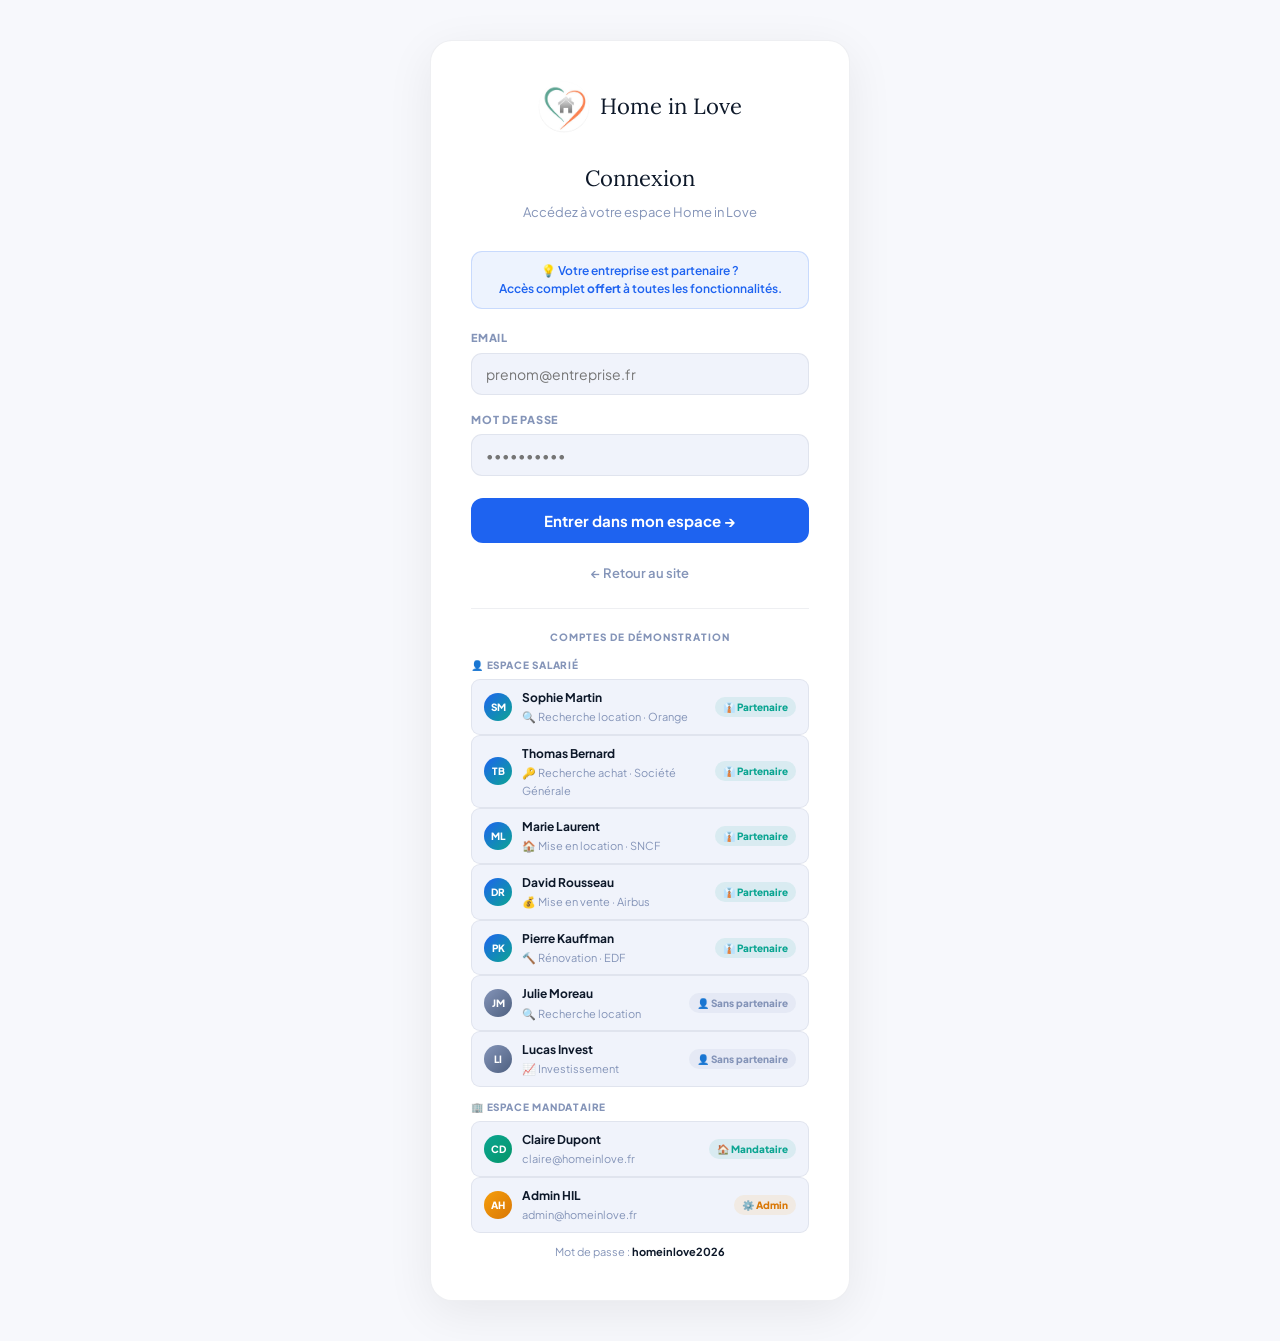
<file: dashboard2.html>
<!DOCTYPE html>
<html lang="fr">
<head>
  <meta charset="UTF-8" />
  <meta name="viewport" content="width=device-width, initial-scale=1.0" />
  <title>Mon projet — Home in Love</title>
  <link rel="preconnect" href="https://fonts.googleapis.com" />
  <link href="https://fonts.googleapis.com/css2?family=Lora:ital,wght@0,400;0,600;1,400&family=Plus+Jakarta+Sans:wght@400;500;600;700;800&display=swap" rel="stylesheet" />
  <style>
    *, *::before, *::after { box-sizing:border-box;margin:0;padding:0; }
    body.light { --bg:#f7f8fc;--surf:#fff;--surf2:#f0f2f8;--surf3:#e4e8f2;--border:#e2e6f0;--text:#0d1b2a;--muted:#6b7a99;--accent:#1e63f0;--teal:#0ba592;--teal-l:rgba(11,165,146,.08);--gold:#c47a00; }
    body.dark  { --bg:#08111e;--surf:#0f1e30;--surf2:#162436;--surf3:#1e3047;--border:#1e3047;--text:#e8edf8;--muted:#7a8fad;--accent:#4d8ef8;--teal:#0ecfb8;--teal-l:rgba(14,207,184,.08);--gold:#f0a500; }
    body { font-family:'Plus Jakarta Sans',sans-serif;background:var(--bg);color:var(--text);line-height:1.6;transition:background .25s,color .25s; }
  </style>
  <link rel="stylesheet" href="css/dashboard2.css" />
</head>
<body class="light">

  <!-- NAVBAR -->
  <nav class="navbar">
    <div class="nav-inner">
      <a href="index2.html" class="logo">
        <img src="img/hil-logo-round.png" alt="Home in Love" class="logo-img" />
        <span class="logo-text">Home in Love</span>
      </a>
      <div class="nav-user">
        <div id="navPartnerBadge" class="nav-partner-badge" style="display:none">✨ Partenaire</div>
        <div class="nav-user-info">
          <div class="nav-user-name" id="navName">—</div>
          <div class="nav-user-company" id="navCompany"></div>
        </div>
        <div class="nav-avatar" id="navAvatar">—</div>
        <button class="btn-theme" id="themeToggle">🌙</button>
        <button class="btn-logout" onclick="authLogout()">Déconnexion</button>
      </div>
    </div>
  </nav>

  <!-- SHELL -->
  <div class="app2-shell">

    <!-- SIDEBAR -->
    <aside class="dash2-sidebar">
      <div class="sidebar2-header">
        <div class="sidebar2-title">Mes projets</div>
        <div class="sidebar2-user" id="sidebarUserName">—</div>
      </div>
      <div class="sidebar2-list" id="sidebarProjets"></div>
      <div class="sidebar2-footer">
        <a href="index2.html" class="sidebar2-footer-link">🏠 Retour au site</a>
        <a href="#" class="sidebar2-footer-link" onclick="authLogout()">🚪 Déconnexion</a>
      </div>
    </aside>

    <!-- MAIN -->
    <main class="dash2-main">
      <div id="mainContent"></div>
    </main>

  </div>

  <script src="js/auth.js"></script>
  <script src="js/dashboard2.js"></script>
</body>
</html>
</file>
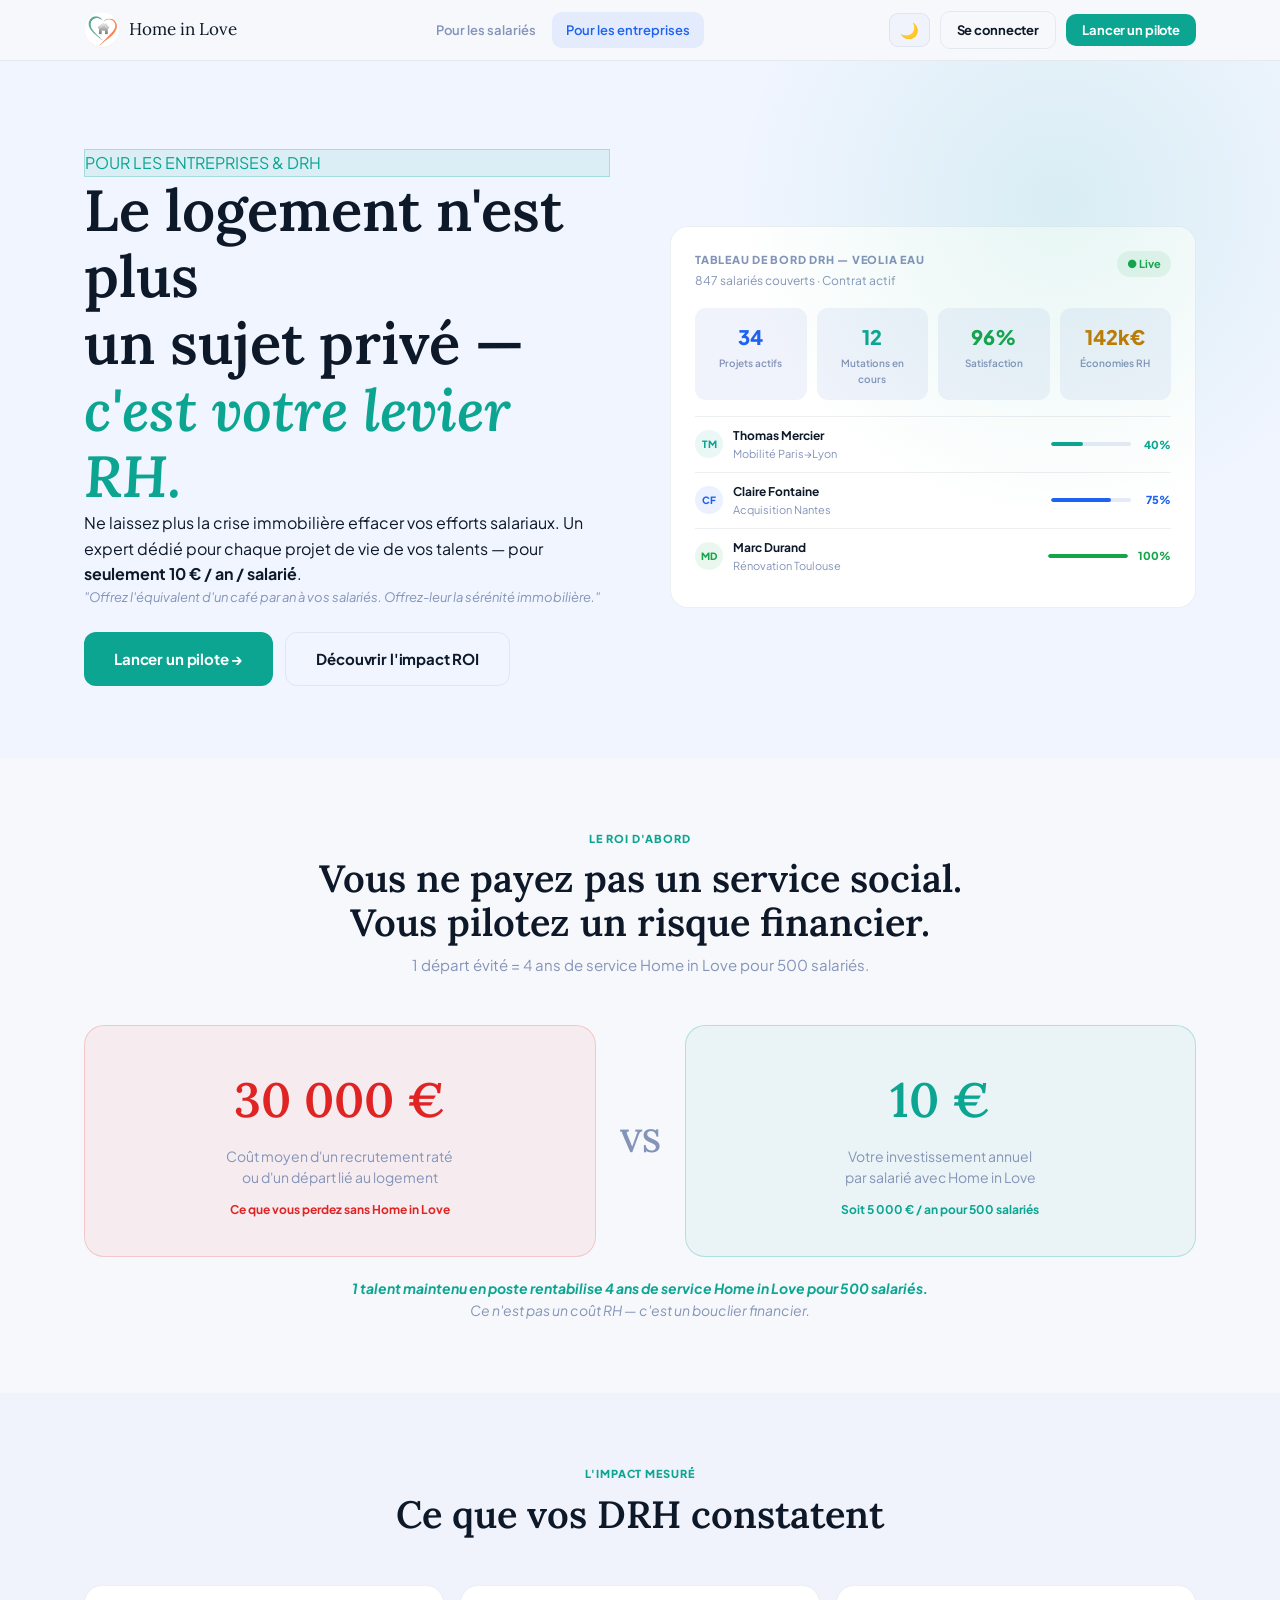
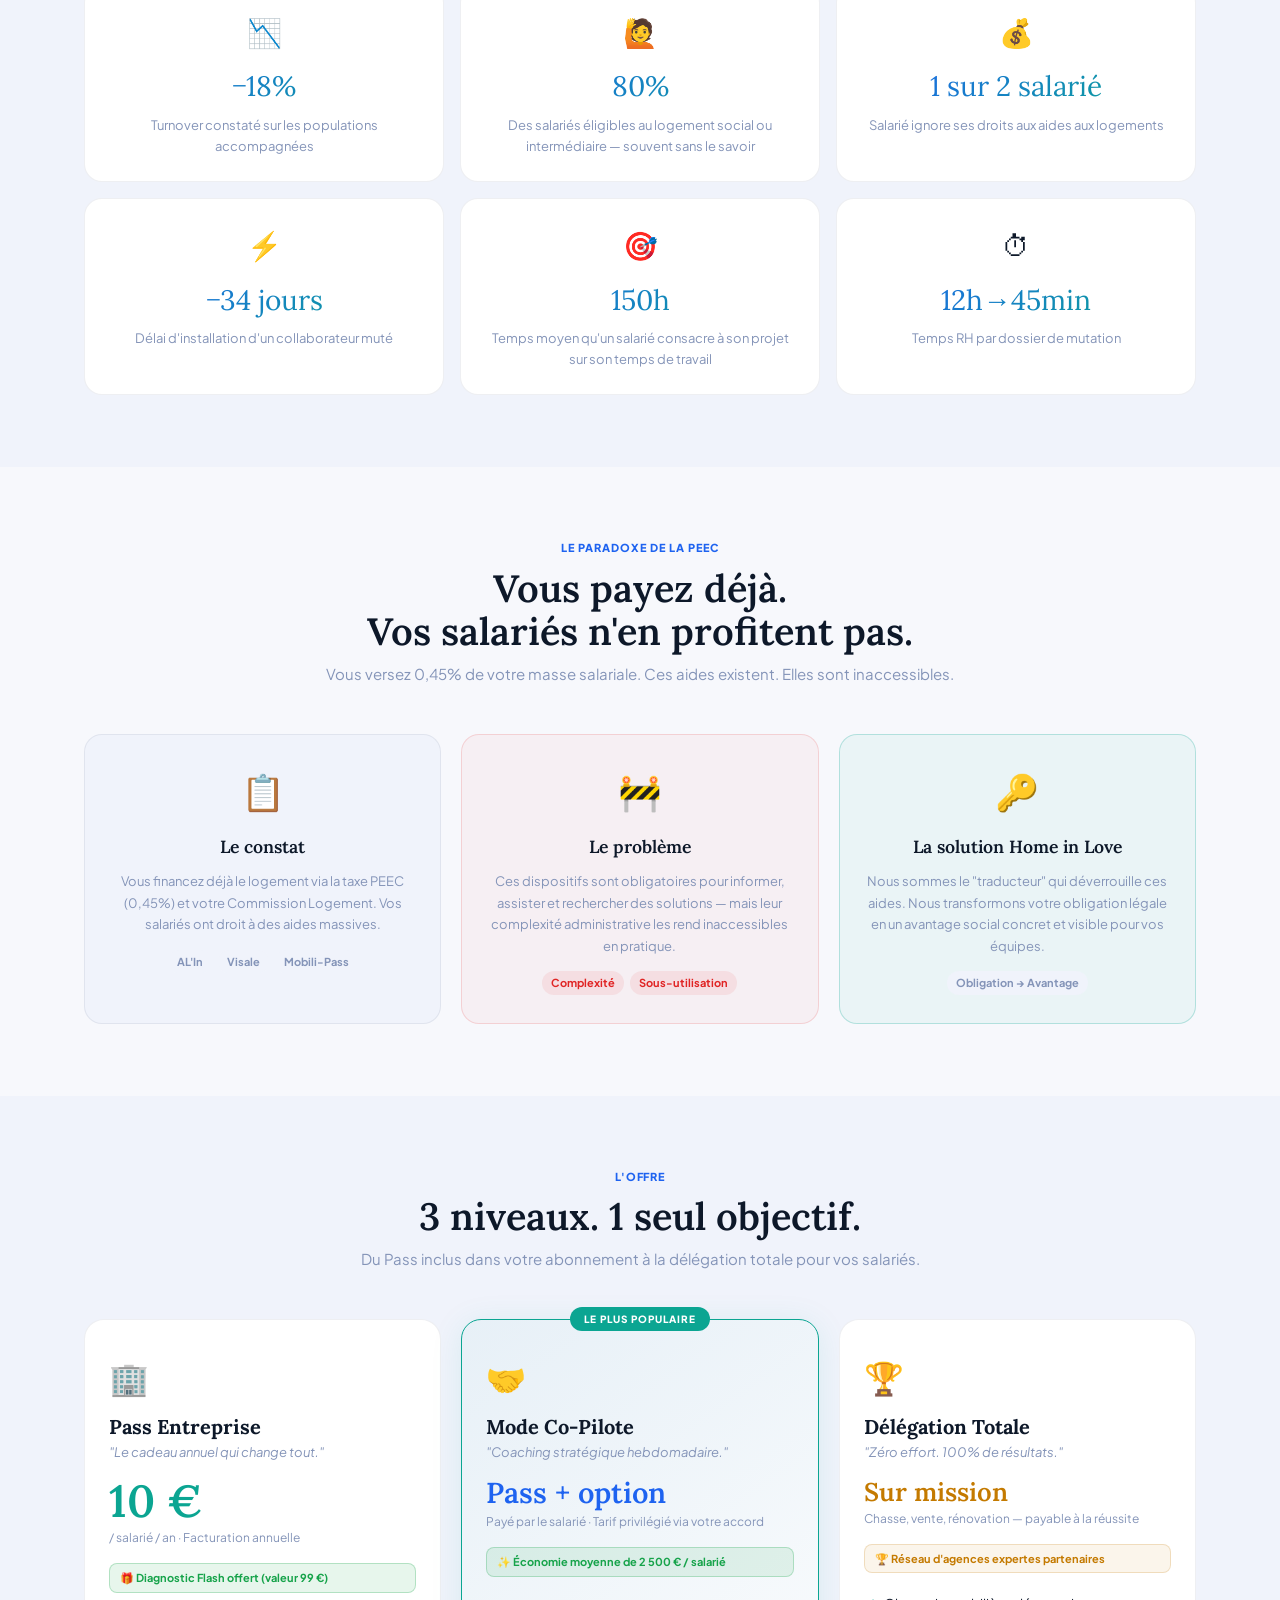
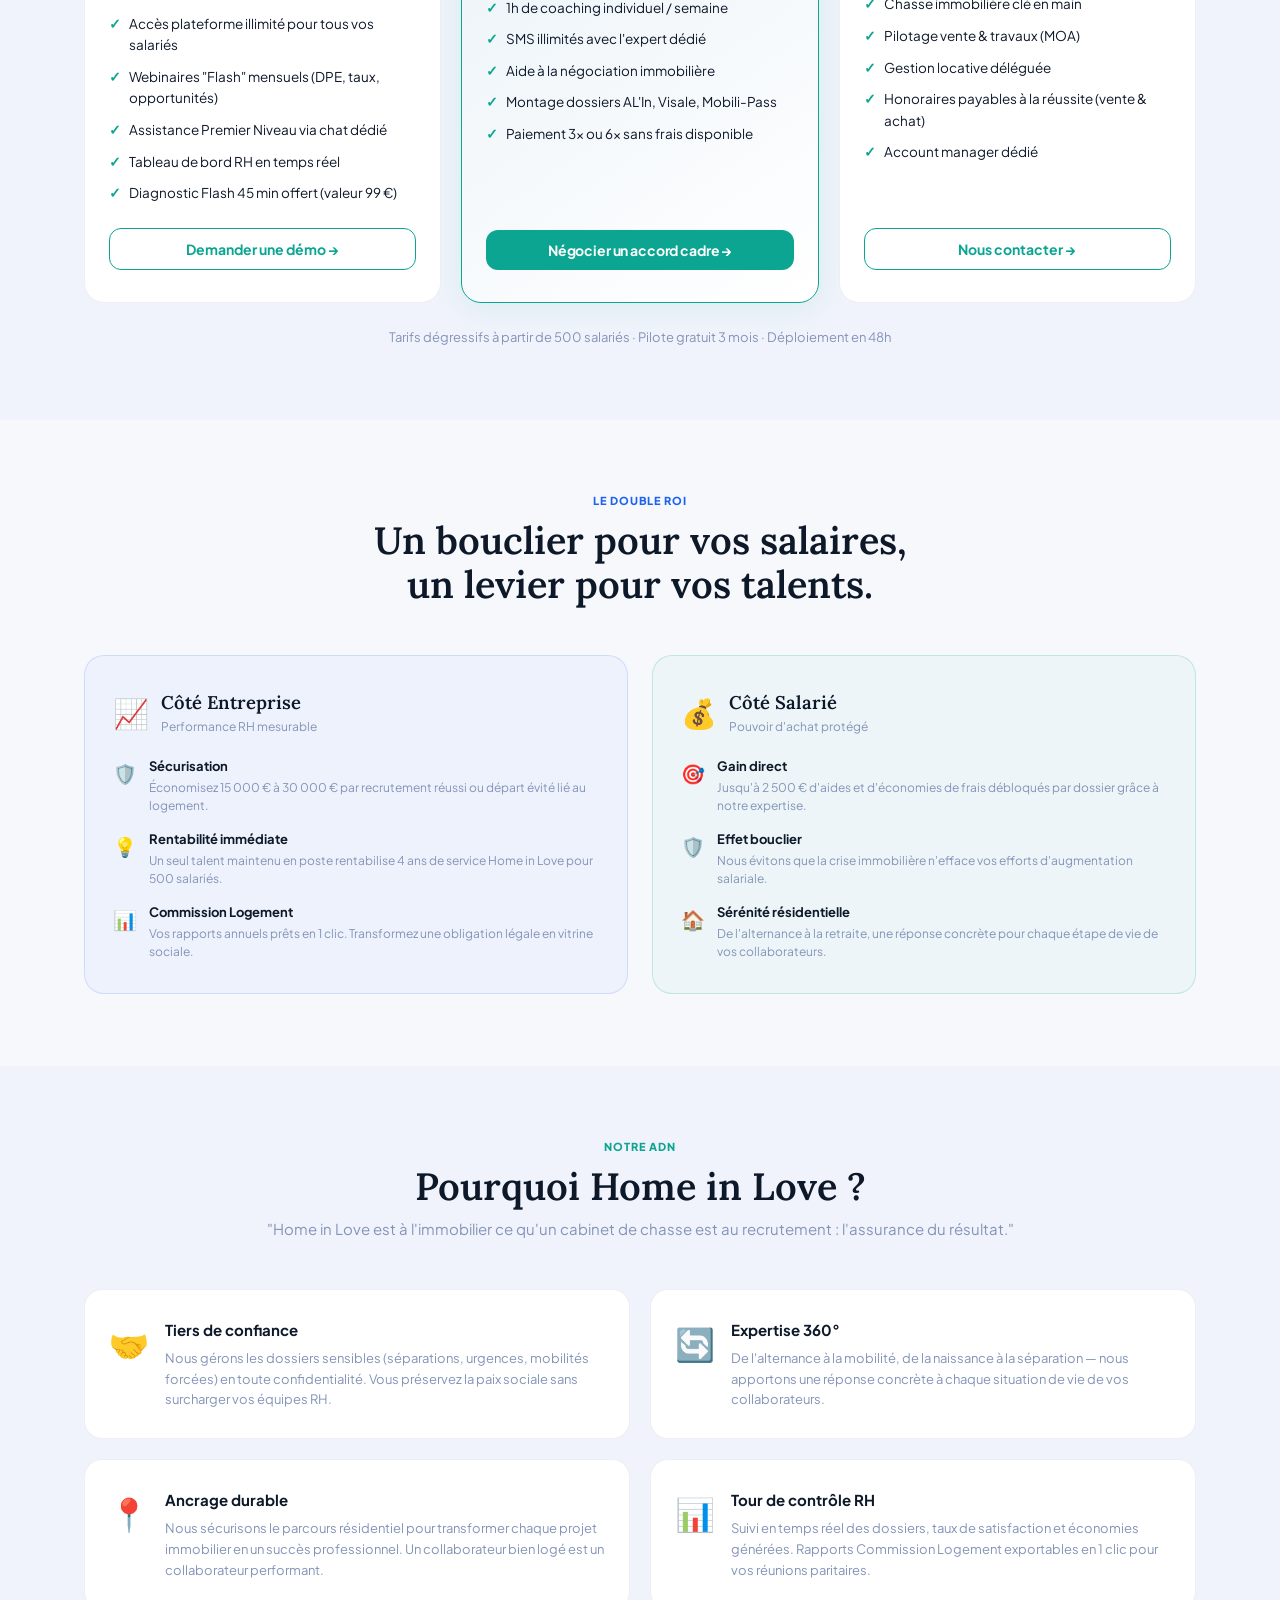
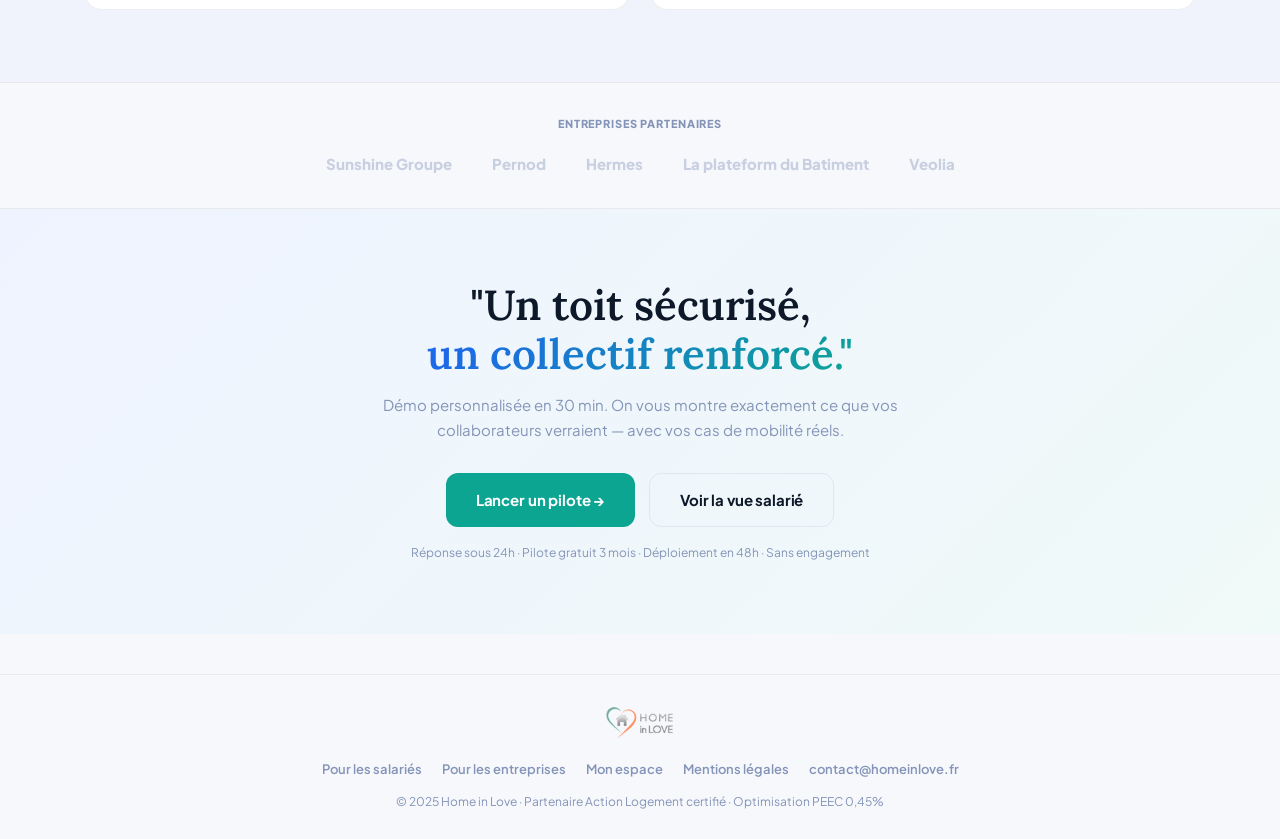
<file: entreprise.html>
<!DOCTYPE html>
<html lang="fr">
<head>
  <meta charset="UTF-8" />
  <meta name="viewport" content="width=device-width, initial-scale=1.0" />
  <title>Home in Love Entreprises — Transformez le logement en levier RH</title>
  <link rel="stylesheet" href="css/base.css" />
  <link rel="stylesheet" href="css/entreprise.css" />
  <link rel="preconnect" href="https://fonts.googleapis.com" />
  <link href="https://fonts.googleapis.com/css2?family=Lora:ital,wght@0,400;0,600;1,400&family=Plus+Jakarta+Sans:wght@400;500;600;700;800&display=swap" rel="stylesheet" />
  <style>
    /* ── Logo image ── */
    .logo-img { width:36px;height:36px;border-radius:50%;object-fit:cover;flex-shrink:0; }

    /* ── Miroir ROI ── */
    .miroir-grid {
      display: grid;
      grid-template-columns: 1fr auto 1fr;
      gap: 24px;
      align-items: center;
      margin-top: 2.5rem;
    }
    @media (max-width:768px) { .miroir-grid { grid-template-columns:1fr; } .miroir-vs { display:none; } }

    .miroir-card {
      border-radius: 20px;
      padding: 36px 28px;
      text-align: center;
    }
    .miroir-card.red-card {
      background: rgba(224,36,36,0.05);
      border: 1.5px solid rgba(224,36,36,0.18);
    }
    .miroir-card.green-card {
      background: rgba(11,165,146,0.05);
      border: 1.5px solid rgba(11,165,146,0.25);
    }
    .miroir-amount {
      font-family: 'Lora', serif;
      font-size: 3rem;
      font-weight: 600;
      margin-bottom: 8px;
    }
    .miroir-amount.red   { color: #e02424; }
    .miroir-amount.green { color: var(--teal); }
    .miroir-label { font-size: 14px; color: var(--muted); line-height: 1.5; margin-bottom: 12px; }
    .miroir-sub   { font-size: 12px; font-weight: 700; }
    .miroir-sub.red   { color: #e02424; }
    .miroir-sub.green { color: var(--teal); }
    .miroir-vs {
      font-family: 'Lora', serif;
      font-size: 2rem;
      font-weight: 600;
      color: var(--muted);
      text-align: center;
    }
    .miroir-note {
      text-align: center;
      margin-top: 20px;
      font-size: 14px;
      font-style: italic;
      color: var(--muted);
    }
    .miroir-note strong { color: var(--teal); }

    /* ── PEEC section ── */
    .peec-grid {
      display: grid;
      grid-template-columns: 1fr 1fr 1fr;
      gap: 20px;
      margin-top: 2.5rem;
    }
    @media (max-width:900px) { .peec-grid { grid-template-columns:1fr; } }

    .peec-card {
      border-radius: 18px;
      padding: 28px 24px;
      text-align: center;
    }
    .peec-card.constat  { background: var(--surf2); border: 1.5px solid var(--border); }
    .peec-card.probleme { background: rgba(224,36,36,0.04); border: 1.5px solid rgba(224,36,36,0.15); }
    .peec-card.solution { background: rgba(11,165,146,0.05); border: 1.5px solid rgba(11,165,146,0.25); }

    .peec-icon  { font-size: 2.2rem; margin-bottom: 14px; }
    .peec-title { font-family: 'Lora', serif; font-size: 1.1rem; font-weight: 600; margin-bottom: 10px; color: var(--text); }
    .peec-text  { font-size: 13px; color: var(--muted); line-height: 1.65; }
    .peec-tags  { display: flex; flex-wrap: wrap; justify-content: center; gap: 6px; margin-top: 14px; }

    /* ── Double ROI ── */
    .double-roi-grid {
      display: grid;
      grid-template-columns: 1fr 1fr;
      gap: 24px;
      margin-top: 2.5rem;
    }
    @media (max-width:768px) { .double-roi-grid { grid-template-columns:1fr; } }

    .droi-card {
      border-radius: 20px;
      padding: 32px 28px;
    }
    .droi-card.ent  { background: rgba(30,99,240,0.04); border: 1.5px solid rgba(30,99,240,0.15); }
    .droi-card.sal  { background: rgba(11,165,146,0.04); border: 1.5px solid rgba(11,165,146,0.2); }
    .droi-header { display: flex; align-items: center; gap: 12px; margin-bottom: 20px; }
    .droi-icon   { font-size: 1.8rem; }
    .droi-title  { font-family: 'Lora', serif; font-size: 1.15rem; font-weight: 600; color: var(--text); }
    .droi-sub    { font-size: 12px; color: var(--muted); }
    .droi-items  { display: flex; flex-direction: column; gap: 14px; }
    .droi-item   { display: flex; gap: 12px; align-items: flex-start; }
    .droi-item-icon { font-size: 1.2rem; flex-shrink: 0; margin-top: 2px; }
    .droi-item-label { font-size: 13px; font-weight: 700; color: var(--text); margin-bottom: 2px; }
    .droi-item-desc  { font-size: 12px; color: var(--muted); line-height: 1.5; }

    /* ── Offres entreprise redesign ── */
    .plan-ent {
      border-radius: 20px;
      padding: 32px 24px;
      background: var(--surf);
      border: 1.5px solid var(--border);
      display: flex;
      flex-direction: column;
      transition: transform 0.2s, box-shadow 0.2s;
      position: relative;
    }
    .plan-ent:hover { transform: translateY(-4px); box-shadow: 0 16px 48px rgba(0,0,0,.10); }
    .plan-ent.plan-star {
      border-color: var(--teal);
      background: linear-gradient(145deg, rgba(11,165,146,.04), var(--surf));
      box-shadow: 0 4px 32px rgba(11,165,146,.10);
    }
    .plan-ent-badge {
      position: absolute; top: -13px; left: 50%; transform: translateX(-50%);
      background: var(--teal); color: #fff;
      font-size: 10px; font-weight: 800; letter-spacing: .1em;
      padding: 4px 14px; border-radius: 20px; white-space: nowrap;
    }
    .plan-ent-price-big {
      font-family: 'Lora', serif;
      font-size: 2.8rem;
      font-weight: 600;
      color: var(--teal);
      line-height: 1;
      margin-bottom: 4px;
    }
    .plan-ent-price-note { font-size: 12px; color: var(--muted); margin-bottom: 16px; }
    .plan-ent-gift {
      display: inline-flex; align-items: center; gap: 6px;
      background: rgba(22,163,74,.10); color: #16a34a;
      border: 1px solid rgba(22,163,74,.25);
      border-radius: 8px; font-size: 11px; font-weight: 700;
      padding: 5px 10px; margin-bottom: 20px;
    }

    /* ── Chiffres clés ── */
    .chiffres-grid {
      display: grid;
      grid-template-columns: repeat(4,1fr);
      gap: 16px;
      margin-top: 2rem;
    }
    @media (max-width:900px) { .chiffres-grid { grid-template-columns: repeat(2,1fr); } }
    @media (max-width:480px) { .chiffres-grid { grid-template-columns: 1fr; } }

    .chiffre-card {
      background: var(--surf);
      border: 1.5px solid var(--border);
      border-radius: 18px;
      padding: 28px 20px;
      text-align: center;
    }
    .chiffre-val {
      font-family: 'Lora', serif;
      font-size: 2.2rem;
      font-weight: 600;
      margin-bottom: 6px;
    }
    .chiffre-label { font-size: 13px; color: var(--muted); line-height: 1.45; }

    /* ── ADN / Pourquoi nous ── */
    .adn-grid {
      display: grid;
      grid-template-columns: repeat(2,1fr);
      gap: 20px;
      margin-top: 2rem;
    }
    @media (max-width:768px) { .adn-grid { grid-template-columns:1fr; } }

    .adn-card {
      background: var(--surf);
      border: 1.5px solid var(--border);
      border-radius: 18px;
      padding: 28px 24px;
      display: flex;
      gap: 16px;
      align-items: flex-start;
    }
    .adn-icon  { font-size: 2rem; flex-shrink: 0; }
    .adn-title { font-size: 15px; font-weight: 700; color: var(--text); margin-bottom: 6px; }
    .adn-text  { font-size: 13px; color: var(--muted); line-height: 1.6; }

    /* Footer logo */
    .footer-logo { display:flex; justify-content:center; margin-bottom:16px; }
    .footer-logo img { height:40px; object-fit:contain; opacity:.9; }
    body.dark .footer-logo img { filter:brightness(0) invert(1); opacity:.8; }

    /* btn-teal-outline */
    .btn-teal-outline {
      background: transparent;
      color: var(--teal);
      border: 1.5px solid var(--teal);
      border-radius: 12px;
      padding: 11px 22px;
      font-weight: 700;
      font-size: 14px;
      cursor: pointer;
      transition: all 0.18s;
    }
    .btn-teal-outline:hover { background: var(--teal-l); }
  </style>
</head>
<body class="light">

  <!-- NAV -->
  <nav class="navbar" id="navbar">
    <div class="nav-inner">
      <a href="index.html" class="logo">
        <img src="img/hil-logo-round.png" alt="Home in Love" class="logo-img" />
        <span class="logo-text" style="font-family:'Lora',serif;font-size:17px;">Home in Love</span>
      </a>
      <div class="nav-links">
        <a href="index.html" class="nav-link">Pour les salariés</a>
        <a href="entreprise.html" class="nav-link active">Pour les entreprises</a>
      </div>
      <div class="nav-right">
        <button class="btn-theme" id="themeToggle" aria-label="Changer le thème">🌙</button>
        <a href="login.html" class="btn btn-outline btn-sm">Se connecter</a>
        <button class="btn btn-teal btn-sm" onclick="openModal('demo')">Lancer un pilote</button>
      </div>
      <button class="nav-burger" id="navBurger">☰</button>
    </div>
    <div class="nav-mobile" id="navMobile">
      <a href="index.html" class="nav-mobile-link">Pour les salariés</a>
      <a href="entreprise.html" class="nav-mobile-link">Pour les entreprises</a>
      <a href="login.html" class="nav-mobile-link">Se connecter</a>
    </div>
  </nav>

  <!-- HERO -->
  <section class="hero-ent">
    <div class="hero-glow-teal"></div>
    <div class="container">
      <div class="hero-ent-grid">
        <!-- Texte -->
        <div class="hero-ent-text">
          <div class="hero-badge badge-teal">
            <span class="badge-dot dot-teal"></span>
            POUR LES ENTREPRISES & DRH
          </div>
          <h1 class="hero-title">
            Le logement n'est plus<br />
            un sujet privé —<br />
            <em class="text-teal">c'est votre levier RH.</em>
          </h1>
          <p class="hero-sub">
            Ne laissez plus la crise immobilière effacer vos efforts salariaux.
            Un expert dédié pour chaque projet de vie de vos talents —
            pour <strong>seulement 10 € / an / salarié</strong>.
          </p>
          <p style="font-size:13px;color:var(--muted);font-style:italic;margin-bottom:24px;">
            "Offrez l'équivalent d'un café par an à vos salariés. Offrez-leur la sérénité immobilière."
          </p>
          <div class="hero-btns">
            <a href="https://calendly.com/homeinlove" target="_blank" class="btn btn-teal btn-lg">Lancer un pilote →</a>
            <a href="#roi" class="btn btn-outline btn-lg">Découvrir l'impact ROI</a>
          </div>
        </div>

        <!-- Dashboard preview -->
        <div class="dashboard-preview card">
          <div class="preview-header">
            <div>
              <p class="preview-label">Tableau de bord DRH — Veolia Eau</p>
              <p class="preview-sub">847 salariés couverts · Contrat actif</p>
            </div>
            <span class="live-badge">● Live</span>
          </div>
          <div class="preview-kpis">
            <div class="kpi-card">
              <p class="kpi-val text-accent">34</p>
              <p class="kpi-label">Projets actifs</p>
            </div>
            <div class="kpi-card">
              <p class="kpi-val text-teal">12</p>
              <p class="kpi-label">Mutations en cours</p>
            </div>
            <div class="kpi-card">
              <p class="kpi-val text-green">96%</p>
              <p class="kpi-label">Satisfaction</p>
            </div>
            <div class="kpi-card">
              <p class="kpi-val text-gold">142k€</p>
              <p class="kpi-label">Économies RH</p>
            </div>
          </div>
          <div class="preview-rows">
            <div class="preview-row">
              <div class="preview-avatar av-teal">TM</div>
              <div class="preview-info">
                <p class="preview-name">Thomas Mercier</p>
                <p class="preview-role">Mobilité Paris→Lyon</p>
              </div>
              <div class="preview-bar-wrap">
                <div class="preview-bar"><div class="preview-fill" style="width:40%;background:var(--teal)"></div></div>
              </div>
              <span class="preview-pct text-teal">40%</span>
            </div>
            <div class="preview-row">
              <div class="preview-avatar av-accent">CF</div>
              <div class="preview-info">
                <p class="preview-name">Claire Fontaine</p>
                <p class="preview-role">Acquisition Nantes</p>
              </div>
              <div class="preview-bar-wrap">
                <div class="preview-bar"><div class="preview-fill" style="width:75%;background:var(--accent)"></div></div>
              </div>
              <span class="preview-pct text-accent">75%</span>
            </div>
            <div class="preview-row">
              <div class="preview-avatar av-green">MD</div>
              <div class="preview-info">
                <p class="preview-name">Marc Durand</p>
                <p class="preview-role">Rénovation Toulouse</p>
              </div>
              <div class="preview-bar-wrap">
                <div class="preview-bar"><div class="preview-fill" style="width:100%;background:var(--green)"></div></div>
              </div>
              <span class="preview-pct text-green">100%</span>
            </div>
          </div>
        </div>
      </div>
    </div>
  </section>

  <!-- LE CHIFFRE QUI FAIT MAL -->
  <section class="section" id="roi">
    <div class="container">
      <div class="section-header">
        <p class="section-label text-teal">LE ROI D'ABORD</p>
        <h2 class="section-title">Vous ne payez pas un service social.<br />Vous pilotez un risque financier.</h2>
        <p class="section-sub">1 départ évité = 4 ans de service Home in Love pour 500 salariés.</p>
      </div>
      <div class="miroir-grid">
        <div class="miroir-card red-card">
          <div class="miroir-amount red">30 000 €</div>
          <div class="miroir-label">Coût moyen d'un recrutement raté<br />ou d'un départ lié au logement</div>
          <div class="miroir-sub red">Ce que vous perdez sans Home in Love</div>
        </div>
        <div class="miroir-vs">VS</div>
        <div class="miroir-card green-card">
          <div class="miroir-amount green">10 €</div>
          <div class="miroir-label">Votre investissement annuel<br />par salarié avec Home in Love</div>
          <div class="miroir-sub green">Soit 5 000 € / an pour 500 salariés</div>
        </div>
      </div>
      <p class="miroir-note">
        <strong>1 talent maintenu en poste rentabilise 4 ans de service Home in Love pour 500 salariés.</strong><br />
        Ce n'est pas un coût RH — c'est un bouclier financier.
      </p>
    </div>
  </section>

<!-- CHIFFRES CLÉS -->
  <section class="section section-tinted">
    <div class="container">
      <div class="section-header">
        <p class="section-label text-teal">L'IMPACT MESURÉ</p>
        <h2 class="section-title">Ce que vos DRH constatent</h2>
      </div>
     <div class="roi-grid" style="margin-top:16px">
        <div class="card roi-card">
          <span class="roi-icon">📉</span>
          <p class="roi-val gradient-text">−18%</p>
          <p class="roi-label">Turnover constaté sur les populations accompagnées</p>
        </div>
         <div class="card roi-card">
          <span class="roi-icon">🙋</span>
          <p class="roi-val gradient-text"> 80% </p>
          <p class="roi-label">Des salariés éligibles au logement social ou intermédiaire — souvent sans le savoir</p>
        </div>
        <div class="card roi-card">
          <span class="roi-icon">💰</span>
          <p class="roi-val gradient-text">1 sur 2 salarié</p>
          <p class="roi-label">Salarié ignore ses droits aux aides aux logements</p>
        </div>
       </div>
      <div class="roi-grid" style="margin-top:16px">
        <div class="card roi-card">
          <span class="roi-icon">⚡</span>
          <p class="roi-val gradient-text">−34 jours</p>
          <p class="roi-label">Délai d'installation d'un collaborateur muté</p>
        </div>
         <div class="card roi-card">
          <span class="roi-icon">🎯</span>
          <p class="roi-val gradient-text">150h </p>
          <p class="roi-label">Temps moyen qu'un salarié consacre à son projet sur son temps de travail</p>
        </div>
        <div class="card roi-card">
          <span class="roi-icon">⏱</span>
          <p class="roi-val gradient-text">12h→45min</p>
          <p class="roi-label">Temps RH par dossier de mutation</p>
        </div>
       </div>
    </div>
  </section>


  <!-- LE PARADOXE PEEC -->
  <section class="section">
    <div class="container">
      <div class="section-header">
        <p class="section-label text-accent">LE PARADOXE DE LA PEEC</p>
        <h2 class="section-title">Vous payez déjà.<br />Vos salariés n'en profitent pas.</h2>
        <p class="section-sub">Vous versez 0,45% de votre masse salariale. Ces aides existent. Elles sont inaccessibles.</p>
      </div>
      <div class="peec-grid">
        <div class="peec-card constat">
          <div class="peec-icon">📋</div>
          <div class="peec-title">Le constat</div>
          <div class="peec-text">Vous financez déjà le logement via la taxe PEEC (0,45%) et votre Commission Logement. Vos salariés ont droit à des aides massives.</div>
          <div class="peec-tags">
            <span class="tag tag-accent">AL'In</span>
            <span class="tag tag-accent">Visale</span>
            <span class="tag tag-accent">Mobili-Pass</span>
          </div>
        </div>
        <div class="peec-card probleme">
          <div class="peec-icon">🚧</div>
          <div class="peec-title">Le problème</div>
          <div class="peec-text">Ces dispositifs sont obligatoires pour informer, assister et rechercher des solutions — mais leur complexité administrative les rend inaccessibles en pratique.</div>
          <div class="peec-tags">
            <span class="tag" style="background:rgba(224,36,36,.08);color:#e02424">Complexité</span>
            <span class="tag" style="background:rgba(224,36,36,.08);color:#e02424">Sous-utilisation</span>
          </div>
        </div>
        <div class="peec-card solution">
          <div class="peec-icon">🔑</div>
          <div class="peec-title">La solution Home in Love</div>
          <div class="peec-text">Nous sommes le "traducteur" qui déverrouille ces aides. Nous transformons votre obligation légale en un avantage social concret et visible pour vos équipes.</div>
          <div class="peec-tags">
            <span class="tag tag-teal">Obligation → Avantage</span>
          </div>
        </div>
      </div>
    </div>
  </section>

  <!-- OFFRES ENTREPRISE -->
  <section class="section section-tinted" id="offres">
    <div class="container">
      <div class="section-header">
        <p class="section-label text-accent">L'OFFRE</p>
        <h2 class="section-title">3 niveaux. 1 seul objectif.</h2>
        <p class="section-sub">Du Pass inclus dans votre abonnement à la délégation totale pour vos salariés.</p>
      </div>
      <div class="pricing-grid-ent">

        <!-- PASS ENTREPRISE -->
        <div class="plan-ent">
          <div class="plan-new-icon" style="font-size:2rem;margin-bottom:12px">🏢</div>
          <h3 style="font-family:'Lora',serif;font-size:1.25rem;margin-bottom:4px">Pass Entreprise</h3>
          <p style="font-size:13px;color:var(--muted);font-style:italic;margin-bottom:16px">"Le cadeau annuel qui change tout."</p>
          <div class="plan-ent-price-big">10 €</div>
          <div class="plan-ent-price-note">/ salarié / an · Facturation annuelle</div>
          <div class="plan-ent-gift">🎁 Diagnostic Flash offert (valeur 99 €)</div>
          <ul class="plan-new-features" style="list-style:none;padding:0;margin:0 0 24px;display:flex;flex-direction:column;gap:10px;flex:1">
            <li style="font-size:13.5px;display:flex;gap:8px;align-items:flex-start"><span style="color:var(--teal);font-weight:800;flex-shrink:0">✓</span>Accès plateforme illimité pour tous vos salariés</li>
            <li style="font-size:13.5px;display:flex;gap:8px;align-items:flex-start"><span style="color:var(--teal);font-weight:800;flex-shrink:0">✓</span>Webinaires "Flash" mensuels (DPE, taux, opportunités)</li>
            <li style="font-size:13.5px;display:flex;gap:8px;align-items:flex-start"><span style="color:var(--teal);font-weight:800;flex-shrink:0">✓</span>Assistance Premier Niveau via chat dédié</li>
            <li style="font-size:13.5px;display:flex;gap:8px;align-items:flex-start"><span style="color:var(--teal);font-weight:800;flex-shrink:0">✓</span>Tableau de bord RH en temps réel</li>
            <li style="font-size:13.5px;display:flex;gap:8px;align-items:flex-start"><span style="color:var(--teal);font-weight:800;flex-shrink:0">✓</span>Diagnostic Flash 45 min offert (valeur 99 €)</li>
          </ul>
          <button class="btn-teal-outline w-full" style="border-radius:12px" onclick="openModal('demo')">Demander une démo →</button>
        </div>

        <!-- CO-PILOTE -->
        <div class="plan-ent plan-star">
          <div class="plan-ent-badge">LE PLUS POPULAIRE</div>
          <div class="plan-new-icon" style="font-size:2rem;margin-bottom:12px">🤝</div>
          <h3 style="font-family:'Lora',serif;font-size:1.25rem;margin-bottom:4px">Mode Co-Pilote</h3>
          <p style="font-size:13px;color:var(--muted);font-style:italic;margin-bottom:16px">"Coaching stratégique hebdomadaire."</p>
          <div class="plan-ent-price-big" style="font-size:1.8rem;color:var(--accent)">Pass + option</div>
          <div class="plan-ent-price-note">Payé par le salarié · Tarif privilégié via votre accord</div>
          <div class="plan-ent-gift">✨ Économie moyenne de 2 500 € / salarié</div>
          <ul class="plan-new-features" style="list-style:none;padding:0;margin:0 0 24px;display:flex;flex-direction:column;gap:10px;flex:1">
            <li style="font-size:13.5px;display:flex;gap:8px;align-items:flex-start"><span style="color:var(--teal);font-weight:800;flex-shrink:0">✓</span>1h de coaching individuel / semaine</li>
            <li style="font-size:13.5px;display:flex;gap:8px;align-items:flex-start"><span style="color:var(--teal);font-weight:800;flex-shrink:0">✓</span>SMS illimités avec l'expert dédié</li>
            <li style="font-size:13.5px;display:flex;gap:8px;align-items:flex-start"><span style="color:var(--teal);font-weight:800;flex-shrink:0">✓</span>Aide à la négociation immobilière</li>
            <li style="font-size:13.5px;display:flex;gap:8px;align-items:flex-start"><span style="color:var(--teal);font-weight:800;flex-shrink:0">✓</span>Montage dossiers AL'In, Visale, Mobili-Pass</li>
            <li style="font-size:13.5px;display:flex;gap:8px;align-items:flex-start"><span style="color:var(--teal);font-weight:800;flex-shrink:0">✓</span>Paiement 3x ou 6x sans frais disponible</li>
          </ul>
          <button class="btn btn-teal w-full" onclick="openModal('demo')">Négocier un accord cadre →</button>
        </div>

        <!-- DÉLÉGATION TOTALE -->
        <div class="plan-ent">
          <div class="plan-new-icon" style="font-size:2rem;margin-bottom:12px">🏆</div>
          <h3 style="font-family:'Lora',serif;font-size:1.25rem;margin-bottom:4px">Délégation Totale</h3>
          <p style="font-size:13px;color:var(--muted);font-style:italic;margin-bottom:16px">"Zéro effort. 100% de résultats."</p>
          <div class="plan-ent-price-big" style="font-size:1.6rem;color:var(--gold)">Sur mission</div>
          <div class="plan-ent-price-note">Chasse, vente, rénovation — payable à la réussite</div>
          <div class="plan-ent-gift" style="background:rgba(196,122,0,.08);color:var(--gold);border-color:rgba(196,122,0,.2)">🏆 Réseau d'agences expertes partenaires</div>
          <ul class="plan-new-features" style="list-style:none;padding:0;margin:0 0 24px;display:flex;flex-direction:column;gap:10px;flex:1">
            <li style="font-size:13.5px;display:flex;gap:8px;align-items:flex-start"><span style="color:var(--teal);font-weight:800;flex-shrink:0">✓</span>Chasse immobilière clé en main</li>
            <li style="font-size:13.5px;display:flex;gap:8px;align-items:flex-start"><span style="color:var(--teal);font-weight:800;flex-shrink:0">✓</span>Pilotage vente & travaux (MOA)</li>
            <li style="font-size:13.5px;display:flex;gap:8px;align-items:flex-start"><span style="color:var(--teal);font-weight:800;flex-shrink:0">✓</span>Gestion locative déléguée</li>
            <li style="font-size:13.5px;display:flex;gap:8px;align-items:flex-start"><span style="color:var(--teal);font-weight:800;flex-shrink:0">✓</span>Honoraires payables à la réussite (vente & achat)</li>
            <li style="font-size:13.5px;display:flex;gap:8px;align-items:flex-start"><span style="color:var(--teal);font-weight:800;flex-shrink:0">✓</span>Account manager dédié</li>
          </ul>
          <button class="btn-teal-outline w-full" style="border-radius:12px" onclick="openModal('demo')">Nous contacter →</button>
        </div>

      </div>
      <p class="pricing-note" style="text-align:center;margin-top:1.5rem;font-size:13px;color:var(--muted)">
        Tarifs dégressifs à partir de 500 salariés · Pilote gratuit 3 mois · Déploiement en 48h
      </p>
    </div>
  </section>

  <!-- DOUBLE ROI -->
  <section class="section">
    <div class="container">
      <div class="section-header">
        <p class="section-label text-accent">LE DOUBLE ROI</p>
        <h2 class="section-title">Un bouclier pour vos salaires,<br />un levier pour vos talents.</h2>
      </div>
      <div class="double-roi-grid">
        <div class="droi-card ent">
          <div class="droi-header">
            <div class="droi-icon">📈</div>
            <div>
              <div class="droi-title">Côté Entreprise</div>
              <div class="droi-sub">Performance RH mesurable</div>
            </div>
          </div>
          <div class="droi-items">
            <div class="droi-item">
              <div class="droi-item-icon">🛡️</div>
              <div>
                <div class="droi-item-label">Sécurisation</div>
                <div class="droi-item-desc">Économisez 15 000 € à 30 000 € par recrutement réussi ou départ évité lié au logement.</div>
              </div>
            </div>
            <div class="droi-item">
              <div class="droi-item-icon">💡</div>
              <div>
                <div class="droi-item-label">Rentabilité immédiate</div>
                <div class="droi-item-desc">Un seul talent maintenu en poste rentabilise 4 ans de service Home in Love pour 500 salariés.</div>
              </div>
            </div>
            <div class="droi-item">
              <div class="droi-item-icon">📊</div>
              <div>
                <div class="droi-item-label">Commission Logement</div>
                <div class="droi-item-desc">Vos rapports annuels prêts en 1 clic. Transformez une obligation légale en vitrine sociale.</div>
              </div>
            </div>
          </div>
        </div>
        <div class="droi-card sal">
          <div class="droi-header">
            <div class="droi-icon">💰</div>
            <div>
              <div class="droi-title">Côté Salarié</div>
              <div class="droi-sub">Pouvoir d'achat protégé</div>
            </div>
          </div>
          <div class="droi-items">
            <div class="droi-item">
              <div class="droi-item-icon">🎯</div>
              <div>
                <div class="droi-item-label">Gain direct</div>
                <div class="droi-item-desc">Jusqu'à 2 500 € d'aides et d'économies de frais débloqués par dossier grâce à notre expertise.</div>
              </div>
            </div>
            <div class="droi-item">
              <div class="droi-item-icon">🛡️</div>
              <div>
                <div class="droi-item-label">Effet bouclier</div>
                <div class="droi-item-desc">Nous évitons que la crise immobilière n'efface vos efforts d'augmentation salariale.</div>
              </div>
            </div>
            <div class="droi-item">
              <div class="droi-item-icon">🏠</div>
              <div>
                <div class="droi-item-label">Sérénité résidentielle</div>
                <div class="droi-item-desc">De l'alternance à la retraite, une réponse concrète pour chaque étape de vie de vos collaborateurs.</div>
              </div>
            </div>
          </div>
        </div>
      </div>
    </div>
  </section>

  <!-- POURQUOI NOUS — ADN -->
  <section class="section section-tinted">
    <div class="container">
      <div class="section-header">
        <p class="section-label text-teal">NOTRE ADN</p>
        <h2 class="section-title">Pourquoi Home in Love ?</h2>
        <p class="section-sub">"Home in Love est à l'immobilier ce qu'un cabinet de chasse est au recrutement : l'assurance du résultat."</p>
      </div>
      <div class="adn-grid">
        <div class="adn-card">
          <div class="adn-icon">🤝</div>
          <div>
            <div class="adn-title">Tiers de confiance</div>
            <div class="adn-text">Nous gérons les dossiers sensibles (séparations, urgences, mobilités forcées) en toute confidentialité. Vous préservez la paix sociale sans surcharger vos équipes RH.</div>
          </div>
        </div>
        <div class="adn-card">
          <div class="adn-icon">🔄</div>
          <div>
            <div class="adn-title">Expertise 360°</div>
            <div class="adn-text">De l'alternance à la mobilité, de la naissance à la séparation — nous apportons une réponse concrète à chaque situation de vie de vos collaborateurs.</div>
          </div>
        </div>
        <div class="adn-card">
          <div class="adn-icon">📍</div>
          <div>
            <div class="adn-title">Ancrage durable</div>
            <div class="adn-text">Nous sécurisons le parcours résidentiel pour transformer chaque projet immobilier en un succès professionnel. Un collaborateur bien logé est un collaborateur performant.</div>
          </div>
        </div>
        <div class="adn-card">
          <div class="adn-icon">📊</div>
          <div>
            <div class="adn-title">Tour de contrôle RH</div>
            <div class="adn-text">Suivi en temps réel des dossiers, taux de satisfaction et économies générées. Rapports Commission Logement exportables en 1 clic pour vos réunions paritaires.</div>
          </div>
        </div>
      </div>
    </div>
  </section>

  <!-- PARTENAIRES -->
  <section class="partners-section">
    <div class="container">
      <p class="partners-label">Entreprises partenaires</p>
      <div class="partners-list">
        <span>Sunshine Groupe</span><span>Pernod</span><span>Hermes</span><span>La plateform du Batiment</span><span>Veolia</span>
      </div>
    </div>
  </section>

  <!-- CTA FINAL -->
  <section class="section cta-section-teal">
    <div class="container text-center">
      <h2 class="cta-title">"Un toit sécurisé,<br /><span class="gradient-text">un collectif renforcé."</span></h2>
      <p class="cta-sub">Démo personnalisée en 30 min. On vous montre exactement ce que vos collaborateurs verraient — avec vos cas de mobilité réels.</p>
      <div class="cta-btns">
        <a href="https://calendly.com/homeinlove" target="_blank" class="btn btn-teal btn-lg">Lancer un pilote →</a>
        <a href="index.html" class="btn btn-outline btn-lg">Voir la vue salarié</a>
      </div>
      <p style="text-align:center;font-size:12px;color:var(--muted);margin-top:16px">
        Réponse sous 24h · Pilote gratuit 3 mois · Déploiement en 48h · Sans engagement
      </p>
    </div>
  </section>

  <!-- FOOTER -->
  <footer class="footer">
    <div class="container">
      <div class="footer-logo">
        <img src="img/hil-full-logo-footer.png" alt="Home in Love" />
      </div>
      <div class="footer-links">
        <a href="index.html">Pour les salariés</a>
        <a href="entreprise.html">Pour les entreprises</a>
        <a href="dashboard.html">Mon espace</a>
        <a href="#">Mentions légales</a>
        <a href="mailto:contact@homeinlove.fr">contact@homeinlove.fr</a>
      </div>
      <p class="footer-copy">© 2025 Home in Love · Partenaire Action Logement certifié · Optimisation PEEC 0,45%</p>
    </div>
  </footer>

  <!-- MODAL DEMO / PILOTE -->
  <div class="modal-bg" id="modalDemo" hidden>
    <div class="modal-box">
      <div class="modal-header">
        <div>
          <div class="modal-tag" style="background:var(--teal-l);color:var(--teal);display:inline-block;padding:3px 10px;border-radius:7px;font-size:11px;font-weight:800;text-transform:uppercase;letter-spacing:.06em;margin-bottom:8px">Pilote entreprise</div>
          <h2 class="modal-title">Lancer un pilote Home in Love</h2>
          <p class="modal-sub">30 min · Sur vos propres cas · Sans engagement</p>
        </div>
        <button class="modal-close" onclick="closeModal('demo')">✕</button>
      </div>
      <div class="modal-notice" style="background:var(--teal-l);border-color:rgba(11,165,146,.2);color:var(--teal)">
        💡 Déploiement en 48h · Tarifs dégressifs à partir de 500 salariés
      </div>
      <form id="formDemo" class="modal-form">
        <div class="form-row">
          <div class="form-group">
            <label>Votre nom</label>
            <input type="text" placeholder="Marie Lefebvre" required />
          </div>
          <div class="form-group">
            <label>Email professionnel</label>
            <input type="email" placeholder="m.lefebvre@veolia.com" required />
          </div>
        </div>
        <div class="form-row">
          <div class="form-group">
            <label>Entreprise</label>
            <input type="text" placeholder="Veolia Eau France" required />
          </div>
          <div class="form-group">
            <label>Nombre de salariés</label>
            <select>
              <option value="">Sélectionner…</option>
              <option>Moins de 100</option>
              <option>100 — 500</option>
              <option>500 — 2 000</option>
              <option>Plus de 2 000</option>
            </select>
          </div>
        </div>
        <div class="form-group">
          <label>Votre besoin principal</label>
          <select>
            <option value="">Sélectionner…</option>
            <option>Gestion des mutations / mobilité</option>
            <option>Avantage social logement</option>
            <option>Optimisation contribution PEEC</option>
            <option>Réduction turnover</option>
            <option>Autre</option>
          </select>
        </div>
        <button type="submit" class="btn btn-teal w-full">Lancer mon pilote →</button>
        <p class="form-note">Notre équipe vous contacte sous 24h · Pilote gratuit 3 mois</p>
      </form>
      <div class="form-success" id="successDemo" hidden>
        <div class="success-icon">🎉</div>
        <h3>Demande reçue !</h3>
        <p>Notre équipe Home in Love vous contacte sous 24h pour lancer votre pilote.</p>
      </div>
    </div>
  </div>

  <script src="js/theme.js"></script>
  <script src="js/entreprise.js"></script>
</body>
</html>
</file>
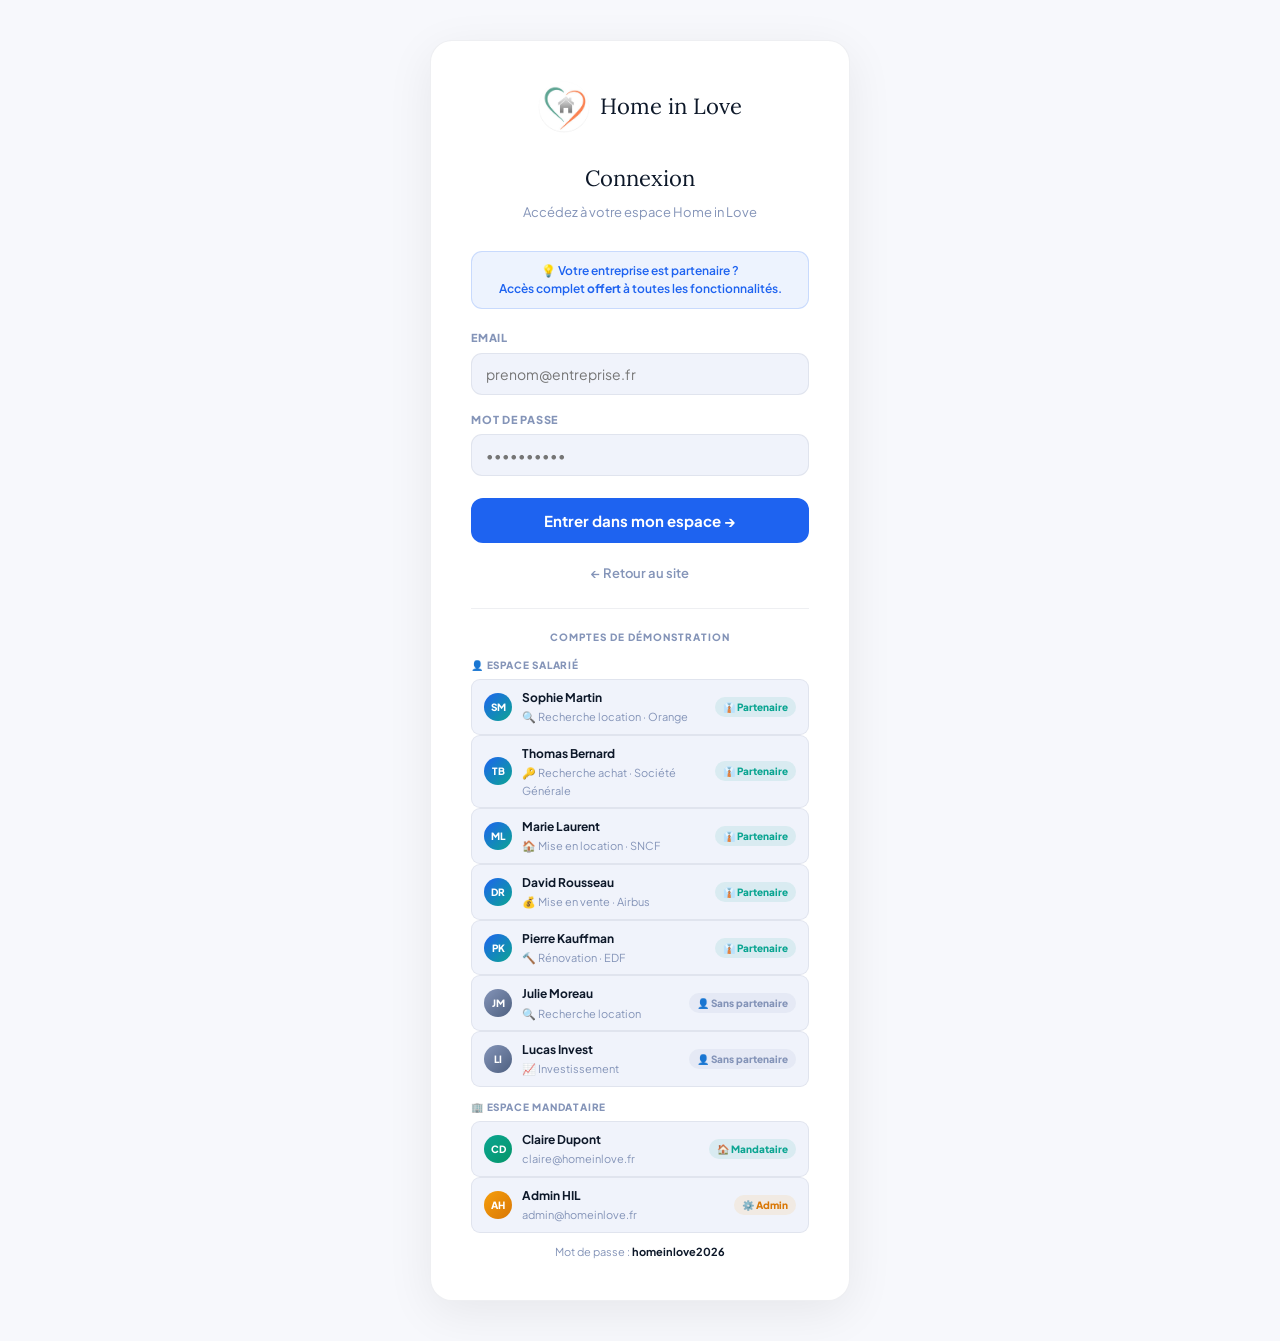
<file: login.html>
<!DOCTYPE html>
<html lang="fr">
<head>
<meta charset="UTF-8">
<meta name="viewport" content="width=device-width, initial-scale=1.0">
<title>Connexion | Home in Love</title>
<link rel="preconnect" href="https://fonts.googleapis.com">
<link rel="preconnect" href="https://fonts.gstatic.com" crossorigin>
<link href="https://fonts.googleapis.com/css2?family=Lora:ital,wght@0,400;0,600;1,400&family=Plus+Jakarta+Sans:wght@400;600;700;800&display=swap" rel="stylesheet">
<link rel="stylesheet" href="css/base.css">
<style>
  body {
    min-height: 100vh;
    display: flex;
    flex-direction: column;
    background: var(--bg);
  }
  .login-wrap {
    flex: 1;
    display: flex;
    align-items: center;
    justify-content: center;
    padding: 40px 20px;
  }
  .login-card {
    background: var(--surf);
    border: 1px solid var(--border);
    border-radius: 22px;
    padding: 40px;
    width: 100%;
    max-width: 420px;
    box-shadow: 0 12px 48px var(--shadow);
    animation: modalUp 0.3s cubic-bezier(.22,1,.36,1);
  }
  @keyframes modalUp {
    from { opacity: 0; transform: translateY(24px); }
    to   { opacity: 1; transform: translateY(0); }
  }
  .login-logo {
    display: flex;
    align-items: center;
    gap: 10px;
    justify-content: center;
    margin-bottom: 28px;
  }
  .login-title {
    font-family: 'Lora', serif;
    font-size: 22px;
    text-align: center;
    color: var(--text);
    margin-bottom: 6px;
  }
  .login-sub {
    text-align: center;
    font-size: 13px;
    color: var(--muted);
    margin-bottom: 28px;
  }
  .form-group { margin-bottom: 16px; }
  .form-group label {
    display: block;
    font-size: 11px;
    font-weight: 800;
    color: var(--muted);
    text-transform: uppercase;
    letter-spacing: 0.07em;
    margin-bottom: 6px;
  }
  .login-notice {
    background: rgba(30,99,240,0.08);
    border: 1px solid rgba(30,99,240,0.18);
    border-radius: 11px;
    padding: 10px 14px;
    font-size: 12px;
    color: #1e63f0;
    font-weight: 600;
    margin-bottom: 20px;
    text-align: center;
    line-height: 1.5;
  }
  .btn-login {
    width: 100%;
    background: #1e63f0;
    color: #fff;
    border: none;
    border-radius: 12px;
    padding: 13px;
    font-family: 'Plus Jakarta Sans', sans-serif;
    font-size: 15px;
    font-weight: 700;
    cursor: pointer;
    transition: all 0.18s;
    margin-top: 6px;
  }
  .btn-login:hover {
    filter: brightness(1.1);
    transform: translateY(-1px);
    box-shadow: 0 8px 24px rgba(30,99,240,0.35);
  }
  .login-error {
    background: rgba(224,36,36,0.08);
    border: 1px solid rgba(224,36,36,0.2);
    border-radius: 10px;
    padding: 10px 14px;
    font-size: 13px;
    color: #e02424;
    font-weight: 600;
    margin-bottom: 16px;
    text-align: center;
    display: none;
  }
  .login-error.visible { display: block; }
  .login-back {
    display: block;
    text-align: center;
    margin-top: 20px;
    font-size: 13px;
    color: var(--muted);
    font-weight: 600;
    text-decoration: none;
    transition: color 0.15s;
  }
  .login-back:hover { color: var(--text); }
  .demo-hint {
    margin-top: 24px;
    border-top: 1px solid var(--border);
    padding-top: 20px;
  }
  .demo-hint-title {
    font-size: 10px;
    font-weight: 800;
    text-transform: uppercase;
    letter-spacing: 0.1em;
    color: var(--muted);
    margin-bottom: 12px;
    text-align: center;
  }
  .demo-accounts { display: flex; flex-direction: column; gap: 6px; }
  .demo-account {
    display: flex;
    align-items: center;
    justify-content: space-between;
    background: var(--surf2);
    border: 1px solid var(--border);
    border-radius: 9px;
    padding: 8px 12px;
    cursor: pointer;
    transition: all 0.15s;
    font-size: 12px;
  }
  .demo-account:hover { border-color: #1e63f0; background: rgba(30,99,240,0.06); }
  .demo-account-left { display: flex; align-items: center; gap: 10px; }
  .demo-avatar {
    width: 28px; height: 28px;
    border-radius: 50%;
    background: linear-gradient(135deg, #1e63f0, #0ba592);
    display: flex; align-items: center; justify-content: center;
    color: #fff; font-size: 10px; font-weight: 800;
    flex-shrink: 0;
  }
  .demo-avatar.no-partner { background: linear-gradient(135deg, #8494b8, #4e6080); }
  .demo-avatar.hil-agent  { background: linear-gradient(135deg, #0ba592, #059669); }
  .demo-avatar.hil-admin  { background: linear-gradient(135deg, #f59e0b, #d97706); }
  .demo-account-name  { font-weight: 700; color: var(--text); }
  .demo-account-projet { color: var(--muted); font-size: 11px; margin-top: 1px; }
  .demo-account-badge {
    font-size: 10px; font-weight: 800;
    padding: 2px 8px; border-radius: 100px; flex-shrink: 0;
  }
  .badge-partner   { background: rgba(11,165,146,0.1);  color: #0ba592; }
  .badge-nopartner { background: rgba(132,148,184,0.1); color: #8494b8; }
  .badge-agent     { background: rgba(11,165,146,0.1);  color: #0ba592; }
  .badge-admin     { background: rgba(245,158,11,0.1);  color: #d97706; }
  .demo-password { text-align: center; font-size: 11px; color: var(--muted); margin-top: 10px; }
  .demo-password strong { color: var(--text); }
  .demo-section-label {
    font-size: 10px; font-weight: 800; text-transform: uppercase;
    letter-spacing: .08em; color: var(--muted);
    margin: 12px 0 6px; text-align: left;
  }
</style>
</head>
<body>

<div class="login-wrap">
  <div class="login-card">

    <!-- Logo -->
    <div class="login-logo">
      <img src="img/hil-logo-round.png" alt="Home in Love" style="width:52px;height:52px;border-radius:50%;object-fit:cover;">
      <span style="font-family:'Lora',serif;font-size:22px;color:var(--text)">Home in Love</span>
    </div>

    <div class="login-title">Connexion</div>
    <div class="login-sub">Accédez à votre espace Home in Love</div>

    <div class="login-notice">
      💡 Votre entreprise est partenaire ? <br>Accès complet <strong>offert</strong> à toutes les fonctionnalités.
    </div>

    <div class="login-error" id="loginError">Email ou mot de passe incorrect.</div>

    <div class="form-group">
      <label>Email</label>
      <input type="email" id="emailInput" placeholder="prenom@entreprise.fr" autocomplete="email">
    </div>
    <div class="form-group">
      <label>Mot de passe</label>
      <input type="password" id="passwordInput" placeholder="••••••••••" autocomplete="current-password">
    </div>

    <button class="btn-login" onclick="handleLogin()">Entrer dans mon espace →</button>

    <a href="index.html" class="login-back">← Retour au site</a>

    <!-- Demo accounts -->
    <div class="demo-hint">
      <div class="demo-hint-title">Comptes de démonstration</div>
      <div id="demoAccounts"></div>
      <div class="demo-password">Mot de passe : <strong>homeinlove2026</strong></div>
    </div>

  </div>
</div>

<script src="js/auth.js"></script>
<script>
  authLogoutOnLoginPage();

  const projetLabels = {
    location:       '🔍 Recherche location',
    achat:          '🔑 Recherche achat',
    'mise-location':'🏠 Mise en location',
    vente:          '💰 Mise en vente',
    renovation:     '🔨 Rénovation',
    investissement: '📈 Investissement',
    gestion:        '🏘️ Gestion locative',
  };

  const container = document.getElementById('demoAccounts');

  // Salariés
  const labelSal = document.createElement('div');
  labelSal.className = 'demo-section-label';
  labelSal.textContent = '👤 Espace salarié';
  container.appendChild(labelSal);

  DEMO_USERS.filter(u => u.role === 'salarie' || !u.role).forEach(u => {
    const div = document.createElement('div');
    div.className = 'demo-account';
    div.onclick = () => {
      document.getElementById('emailInput').value    = u.email;
      document.getElementById('passwordInput').value = DEMO_PASSWORD;
    };
    div.innerHTML = `
      <div class="demo-account-left">
        <div class="demo-avatar ${u.partenaire ? '' : 'no-partner'}">${u.avatar}</div>
        <div>
          <div class="demo-account-name">${u.prenom} ${u.nom}</div>
          <div class="demo-account-projet">${projetLabels[u.projetType] || '📋 Autre'}${u.entreprise ? ' · ' + u.entreprise : ''}</div>
        </div>
      </div>
      <div class="demo-account-badge ${u.partenaire ? 'badge-partner' : 'badge-nopartner'}">
        ${u.partenaire ? '👔 Partenaire' : '👤 Sans partenaire'}
      </div>
    `;
    container.appendChild(div);
  });

  // Équipe HIL
  const labelHIL = document.createElement('div');
  labelHIL.className = 'demo-section-label';
  labelHIL.textContent = '🏢 Espace mandataire';
  container.appendChild(labelHIL);

  DEMO_USERS.filter(u => u.role === 'mandataire' || u.role === 'admin').forEach(u => {
    const div = document.createElement('div');
    div.className = 'demo-account';
    div.onclick = () => {
      document.getElementById('emailInput').value    = u.email;
      document.getElementById('passwordInput').value = DEMO_PASSWORD;
    };
    div.innerHTML = `
      <div class="demo-account-left">
        <div class="demo-avatar ${u.role === 'admin' ? 'hil-admin' : 'hil-agent'}">${u.avatar}</div>
        <div>
          <div class="demo-account-name">${u.prenom} ${u.nom}</div>
          <div class="demo-account-projet">${u.email}</div>
        </div>
      </div>
      <div class="demo-account-badge ${u.role === 'admin' ? 'badge-admin' : 'badge-agent'}">
        ${u.role === 'admin' ? '⚙️ Admin' : '🏠 Mandataire'}
      </div>
    `;
    container.appendChild(div);
  });

  function handleLogin() {
    const email    = document.getElementById('emailInput').value.trim();
    const password = document.getElementById('passwordInput').value;
    const error    = document.getElementById('loginError');
    error.classList.remove('visible');

    const user = authLoginAndRedirect(email, password);
    if (!user) {
      error.classList.add('visible');
      document.getElementById('passwordInput').value = '';
    }
  }

  document.getElementById('passwordInput').addEventListener('keydown', e => {
    if (e.key === 'Enter') handleLogin();
  });
  document.getElementById('emailInput').addEventListener('keydown', e => {
    if (e.key === 'Enter') handleLogin();
  });
</script>
</body>
</html>
</file>
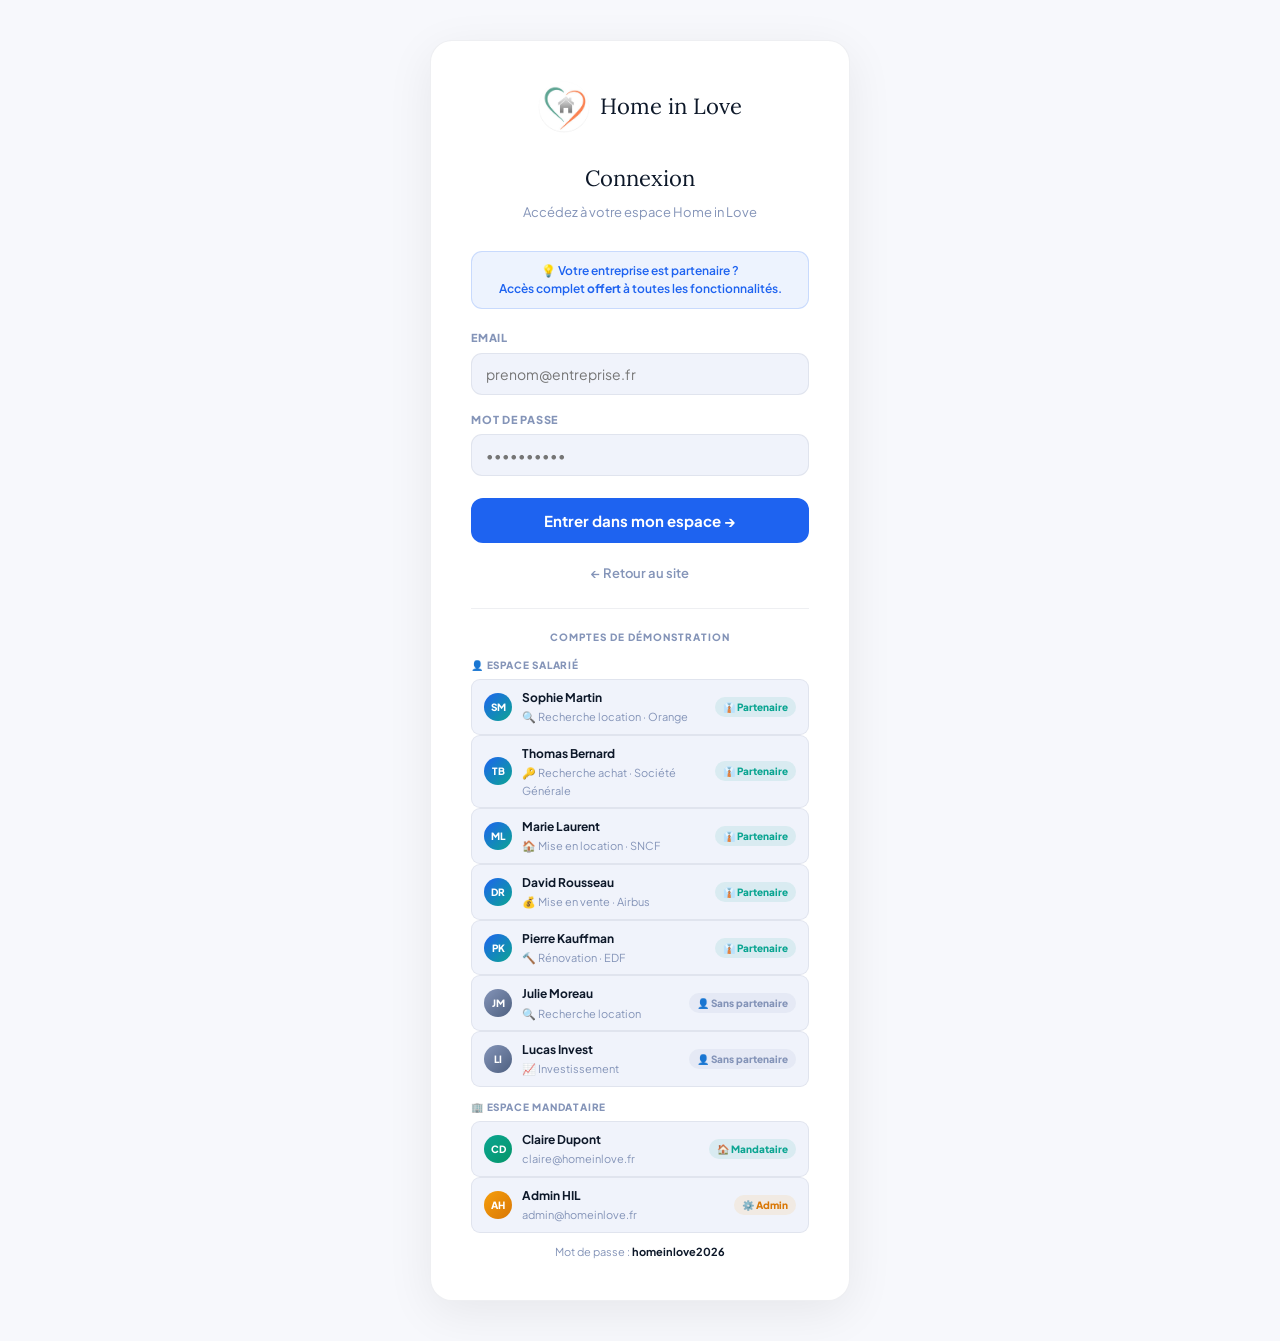
<file: mandataire.html>
<!DOCTYPE html>
<html lang="fr">
<head>
  <meta charset="UTF-8" />
  <meta name="viewport" content="width=device-width, initial-scale=1.0" />
  <title>Espace Mandataire — Home in Love</title>
  <link rel="stylesheet" href="css/base.css" />
  <link rel="stylesheet" href="css/mandataire.css" />
  <link rel="preconnect" href="https://fonts.googleapis.com" />
  <link href="https://fonts.googleapis.com/css2?family=Lora:ital,wght@0,400;0,600;1,400&family=Plus+Jakarta+Sans:wght@400;500;600;700;800&display=swap" rel="stylesheet" />
</head>
<body class="light">

  <!-- NAVBAR -->
  <nav class="navbar" id="navbar">
    <div class="nav-inner">
      <a href="index.html" class="logo">
        <img src="img/hil-logo-round.png" alt="Home in Love" class="logo-img" />
        <span class="logo-text" style="font-family:'Lora',serif;font-size:17px;">Home in Love</span>
      </a>
      <div class="nav-center" id="navUserInfo">
        <span class="nav-agent-name" id="navAgentName">—</span>
        <span class="nav-role-badge" id="navRoleBadge">—</span>
      </div>
      <div class="nav-right">
        <button class="btn-theme" id="themeToggle" aria-label="Thème">🌙</button>
        <button class="btn btn-outline btn-sm" onclick="authLogout()">Déconnexion</button>
      </div>
    </div>
  </nav>

  <!-- HEADER -->
  <div class="mand-header">
    <div class="container">
      <div class="mand-header-inner">
        <div>
          <h1 class="mand-title" id="pageTitle">Mes dossiers</h1>
          <p class="mand-sub" id="pageSubtitle">Chargement…</p>
        </div>
        <div class="mand-header-stats" id="headerStats"></div>
      </div>

      <!-- FILTRES -->
      <div class="mand-filters">
        <div class="filter-group">
          <span class="filter-label">Statut :</span>
          <button class="filter-btn active" data-filter="statut" data-val="tous">Tous</button>
          <button class="filter-btn" data-filter="statut" data-val="actif">🟢 Actif</button>
          <button class="filter-btn" data-filter="statut" data-val="en_attente">🟠 En attente</button>
          <button class="filter-btn" data-filter="statut" data-val="non_actif">🔴 Non actif</button>
        </div>
        <div class="filter-group">
          <span class="filter-label">Partenariat :</span>
          <button class="filter-btn active" data-filter="partenaire" data-val="tous">Tous</button>
          <button class="filter-btn" data-filter="partenaire" data-val="oui">✨ Partenaire</button>
          <button class="filter-btn" data-filter="partenaire" data-val="non">Non partenaire</button>
        </div>
        <!-- Admin uniquement -->
        <div class="filter-group" id="filterAgent" style="display:none">
          <span class="filter-label">Agent :</span>
          <select class="filter-select" id="filterAgentSelect">
            <option value="tous">Tous les agents</option>
          </select>
        </div>
      </div>
    </div>
  </div>

  <!-- KANBAN -->
  <div class="kanban-wrapper">
    <div class="kanban-board" id="kanbanBoard">
      <!-- Colonnes générées par JS -->
    </div>
  </div>

  <!-- MODAL DÉTAIL DOSSIER -->
  <div class="modal-bg" id="modalDossier" hidden>
    <div class="modal-box modal-large">
      <div class="modal-header">
        <div>
          <div class="modal-tag" id="modalDossierTag">Dossier</div>
          <h2 class="modal-title" id="modalDossierTitle">—</h2>
          <p class="modal-sub" id="modalDossierSub">—</p>
        </div>
        <button class="modal-close" onclick="closeDossierModal()">✕</button>
      </div>
      <div class="modal-dossier-body" id="modalDossierBody">
        <!-- Contenu dynamique -->
      </div>
    </div>
  </div>

  <!-- MODAL ASSIGNER (admin) -->
  <div class="modal-bg" id="modalAssigner" hidden>
    <div class="modal-box">
      <div class="modal-header">
        <div>
          <div class="modal-tag" style="background:var(--accent-l);color:var(--accent)">Admin</div>
          <h2 class="modal-title">Assigner les intervenants</h2>
          <p class="modal-sub" id="assignerDossierName">—</p>
        </div>
        <button class="modal-close" onclick="closeAssignerModal()">✕</button>
      </div>
      <div class="assigner-form">
        <div class="assigner-row">
          <div class="assigner-icon">🏢</div>
          <div class="assigner-field">
            <label>Commercial Lead <span style="font-size:11px;color:var(--muted)">(partenariat entreprise)</span></label>
            <select id="assignLead" class="filter-select w-full"></select>
          </div>
        </div>
        <div class="assigner-row">
          <div class="assigner-icon">👤</div>
          <div class="assigner-field">
            <label>Commercial Sale <span style="font-size:11px;color:var(--muted)">(a conclu la vente)</span></label>
            <select id="assignSale" class="filter-select w-full"></select>
          </div>
        </div>
        <div class="assigner-row">
          <div class="assigner-icon">🏠</div>
          <div class="assigner-field">
            <label>Agent en charge <span style="font-size:11px;color:var(--muted)">(suit le dossier)</span></label>
            <select id="assignAgent" class="filter-select w-full"></select>
          </div>
        </div>
        <div class="assigner-row">
          <div class="assigner-icon">📋</div>
          <div class="assigner-field">
            <label>Colonne Kanban</label>
            <select id="assignColonne" class="filter-select w-full"></select>
          </div>
        </div>
        <div class="assigner-row">
          <div class="assigner-icon">⚡</div>
          <div class="assigner-field">
            <label>Statut</label>
            <select id="assignStatut" class="filter-select w-full">
              <option value="actif">🟢 Actif</option>
              <option value="en_attente">🟠 En attente</option>
              <option value="non_actif">🔴 Non actif</option>
            </select>
          </div>
        </div>
        <button class="btn btn-teal w-full" style="margin-top:8px" onclick="saveAssignment()">Enregistrer →</button>
      </div>
    </div>
  </div>

  <!-- TOAST -->
  <div class="toast" id="toast"></div>

  <script src="js/auth.js"></script>
  <script src="js/mandataire.js"></script>
</body>
</html>
</file>
<file: css/base.css>
/* ─── VARIABLES ──────────────────────────────────────────────────────────── */
:root {
  --accent:   #1e63f0;
  --accent-l: rgba(30,99,240,0.09);
  --teal:     #0ba592;
  --teal-l:   rgba(11,165,146,0.09);
  --gold:     #c47a00;
  --gold-l:   rgba(196,122,0,0.09);
  --green:    #16a34a;
  --green-l:  rgba(22,163,74,0.09);
  --purple:   #7c3aed;
  --purple-l: rgba(124,58,237,0.09);
  --red:      #e02424;

  /* Light theme */
  --bg:      #f7f8fc;
  --surf:    #ffffff;
  --surf2:   #f0f3fb;
  --surf3:   #e6eaf7;
  --border:  rgba(15,30,80,0.07);
  --text:    #0d1829;
  --muted:   #8494b8;
  --shadow:  rgba(0,0,0,0.07);
}

body.dark {
  --bg:      #08111e;
  --surf:    #101826;
  --surf2:   #19243a;
  --surf3:   #212d45;
  --border:  rgba(255,255,255,0.06);
  --text:    #dde4f8;
  --muted:   #4e6080;
  --shadow:  rgba(0,0,0,0.3);
}

/* ─── RESET ──────────────────────────────────────────────────────────────── */
*, *::before, *::after { box-sizing: border-box; margin: 0; padding: 0; }
html { scroll-behavior: smooth; }
body {
  font-family: 'Plus Jakarta Sans', sans-serif;
  background: var(--bg);
  color: var(--text);
  transition: background 0.35s, color 0.35s;
  line-height: 1.6;
}
a { text-decoration: none; color: inherit; }
button { font-family: inherit; cursor: pointer; }
img { max-width: 100%; }
::-webkit-scrollbar { width: 5px; }
::-webkit-scrollbar-thumb { background: var(--surf3); border-radius: 3px; }

/* ─── TYPOGRAPHY ─────────────────────────────────────────────────────────── */
.lora { font-family: 'Lora', serif; }
h1, h2, h3 { font-family: 'Lora', serif; line-height: 1.15; }
h1 { font-size: clamp(32px, 5vw, 58px); font-weight: 600; }
h2 { font-size: clamp(24px, 3.5vw, 38px); font-weight: 600; }
h3 { font-size: 16px; font-weight: 700; font-family: 'Plus Jakarta Sans', sans-serif; }

.text-accent  { color: var(--accent); }
.text-teal    { color: var(--teal); }
.text-gold    { color: var(--gold); }
.text-green   { color: var(--green); }
.text-purple  { color: var(--purple); }
.text-muted   { color: var(--muted); }
.text-center  { text-align: center; }

.gradient-text {
  background: linear-gradient(135deg, var(--accent) 0%, var(--teal) 100%);
  -webkit-background-clip: text;
  -webkit-text-fill-color: transparent;
  background-clip: text;
}

/* ─── LAYOUT ─────────────────────────────────────────────────────────────── */
.container {
  max-width: 1160px;
  margin: 0 auto;
  padding: 0 24px;
}
.section { padding: 72px 0; }
.section-tinted { background: var(--surf2); }

/* ─── CARD ───────────────────────────────────────────────────────────────── */
.card {
  background: var(--surf);
  border: 1px solid var(--border);
  border-radius: 18px;
  transition: box-shadow 0.22s, transform 0.22s;
}
.card-lift:hover {
  transform: translateY(-3px);
  box-shadow: 0 14px 40px var(--shadow);
}

/* ─── BUTTONS ────────────────────────────────────────────────────────────── */
.btn {
  display: inline-flex;
  align-items: center;
  justify-content: center;
  gap: 6px;
  border: none;
  border-radius: 12px;
  font-weight: 700;
  font-size: 14px;
  padding: 11px 22px;
  cursor: pointer;
  transition: all 0.18s;
  letter-spacing: -0.01em;
  white-space: nowrap;
}
.btn-sm  { padding: 8px 16px; font-size: 13px; border-radius: 10px; }
.btn-lg  { padding: 14px 30px; font-size: 15px; }
.w-full  { width: 100%; justify-content: center; }

.btn-primary {
  background: var(--accent);
  color: #fff;
}
.btn-primary:hover {
  filter: brightness(1.1);
  transform: translateY(-1px);
  box-shadow: 0 8px 24px rgba(30,99,240,0.4);
}

.btn-teal {
  background: var(--teal);
  color: #fff;
}
.btn-teal:hover {
  filter: brightness(1.08);
  transform: translateY(-1px);
  box-shadow: 0 8px 24px rgba(11,165,146,0.4);
}

.btn-outline {
  background: transparent;
  color: var(--text);
  border: 1.5px solid var(--border);
}
.btn-outline:hover {
  background: var(--surf2);
  border-color: var(--muted);
}

.btn-ghost {
  background: transparent;
  color: var(--muted);
  border: none;
  font-size: 13px;
  font-weight: 600;
  padding: 6px 10px;
  border-radius: 8px;
}
.btn-ghost:hover { background: var(--surf2); color: var(--text); }

/* ─── NAVBAR ─────────────────────────────────────────────────────────────── */
.navbar {
  position: sticky;
  top: 0;
  z-index: 100;
  background: rgba(var(--bg-rgb, 247,248,252), 0.88);
  backdrop-filter: blur(22px);
  border-bottom: 1px solid var(--border);
  transition: background 0.35s;
}
body.dark .navbar { background: rgba(8,17,30,0.9); }
body.light .navbar { background: rgba(247,248,252,0.9); }

.nav-inner {
  max-width: 1160px;
  margin: 0 auto;
  padding: 0 24px;
  height: 60px;
  display: flex;
  align-items: center;
  gap: 16px;
}

.logo {
  display: flex;
  align-items: center;
  gap: 9px;
  flex-shrink: 0;
}
.logo-mark {
  width: 32px;
  height: 32px;
  border-radius: 9px;
  background: linear-gradient(135deg, var(--accent), var(--teal));
  display: flex;
  align-items: center;
  justify-content: center;
  color: #fff;
  font-size: 16px;
  font-weight: 800;
  overflow: hidden;
}
.logo-mark img { width: 100%; height: 100%; object-fit: cover; }
.logo-text {
  font-family: 'Lora', serif;
  font-size: 19px;
  color: var(--text);
}

.nav-links {
  display: flex;
  align-items: center;
  gap: 2px;
  flex: 1;
  justify-content: center;
}
.nav-link {
  background: transparent;
  border: none;
  padding: 8px 14px;
  border-radius: 10px;
  font-weight: 600;
  font-size: 13px;
  color: var(--muted);
  cursor: pointer;
  transition: all 0.18s;
  text-decoration: none;
  white-space: nowrap;
}
.nav-link:hover, .nav-link.active { color: var(--accent); background: var(--accent-l); }

.nav-right { display: flex; align-items: center; gap: 10px; flex-shrink: 0; }

.btn-theme {
  background: var(--surf2);
  border: 1px solid var(--border);
  border-radius: 9px;
  padding: 6px 10px;
  font-size: 15px;
  cursor: pointer;
  transition: all 0.2s;
}
.btn-theme:hover { background: var(--surf3); }

.nav-burger { display: none; background: none; border: none; font-size: 22px; color: var(--text); cursor: pointer; }

.nav-mobile {
  display: none;
  flex-direction: column;
  border-top: 1px solid var(--border);
  padding: 8px 16px 12px;
}
.nav-mobile.open { display: flex; }
.nav-mobile-link {
  padding: 10px 8px;
  font-weight: 600;
  font-size: 14px;
  color: var(--text);
  border-bottom: 1px solid var(--border);
  text-decoration: none;
}
.nav-mobile-link:last-child { border: none; }

@media (max-width: 768px) {
  .nav-links, .nav-right { display: none; }
  .nav-burger { display: block; margin-left: auto; }
}

/* ─── SECTION HEADER ─────────────────────────────────────────────────────── */
.section-header { text-align: center; margin-bottom: 48px; }
.section-label {
  font-size: 11px;
  font-weight: 800;
  text-transform: uppercase;
  letter-spacing: 0.09em;
  margin-bottom: 10px;
}
.section-title { color: var(--text); margin-bottom: 8px; }
.section-sub { color: var(--muted); font-size: 15px; }

/* ─── GRIDS ──────────────────────────────────────────────────────────────── */
.grid-2 { display: grid; grid-template-columns: 1fr 1fr; gap: 20px; }
.grid-3 { display: grid; grid-template-columns: repeat(3, 1fr); gap: 20px; }
.grid-4 { display: grid; grid-template-columns: repeat(4, 1fr); gap: 16px; }

@media (max-width: 1024px) { .grid-4 { grid-template-columns: repeat(2, 1fr); } }
@media (max-width: 768px)  { .grid-3, .grid-2 { grid-template-columns: 1fr; } }
@media (max-width: 640px)  { .grid-4 { grid-template-columns: 1fr; } }

/* ─── BADGES & TAGS ──────────────────────────────────────────────────────── */
.badge {
  display: inline-flex;
  align-items: center;
  padding: 3px 10px;
  border-radius: 100px;
  font-size: 11px;
  font-weight: 800;
  letter-spacing: 0.02em;
}
.badge-green { background: var(--green-l); color: var(--green); border: 1px solid rgba(22,163,74,0.2); }
.badge-teal  { background: var(--teal-l);  color: var(--teal);  border: 1px solid rgba(11,165,146,0.2); }
.badge-gold  { background: var(--gold-l);  color: var(--gold);  border: 1px solid rgba(196,122,0,0.2); }
.badge-accent{ background: var(--accent-l);color: var(--accent);border: 1px solid rgba(30,99,240,0.2); }

.tag {
  display: inline-flex;
  align-items: center;
  padding: 3px 9px;
  border-radius: 100px;
  font-size: 11px;
  font-weight: 700;
}
.tag-accent { background: var(--accent-l); color: var(--accent); }
.tag-teal   { background: var(--teal-l);   color: var(--teal); }
.tag-gold   { background: var(--gold-l);   color: var(--gold); }
.tag-purple { background: var(--purple-l); color: var(--purple); }
.tag { background: var(--surf2); color: var(--muted); }

/* ─── ICON BACKGROUNDS ───────────────────────────────────────────────────── */
.accent-bg { background: var(--accent-l); }
.teal-bg   { background: var(--teal-l); }
.gold-bg   { background: var(--gold-l); }
.purple-bg { background: var(--purple-l); }

/* ─── PROGRESS BAR ───────────────────────────────────────────────────────── */
.progress-bar {
  height: 6px;
  background: var(--surf3);
  border-radius: 100px;
  overflow: hidden;
}
.progress-fill {
  height: 100%;
  background: linear-gradient(90deg, var(--accent), var(--teal));
  border-radius: 100px;
  transition: width 0.6s cubic-bezier(.22,1,.36,1);
}

/* ─── FORMS ──────────────────────────────────────────────────────────────── */
input, textarea, select {
  background: var(--surf2);
  border: 1.5px solid var(--border);
  border-radius: 11px;
  padding: 11px 14px;
  font-size: 14px;
  color: var(--text);
  width: 100%;
  outline: none;
  transition: border 0.2s;
  font-family: inherit;
}
input:focus, textarea:focus, select:focus {
  border-color: var(--accent);
  box-shadow: 0 0 0 3px rgba(30,99,240,0.12);
}
select { appearance: none; cursor: pointer; }
label {
  display: block;
  font-size: 11px;
  font-weight: 800;
  color: var(--muted);
  margin-bottom: 5px;
  text-transform: uppercase;
  letter-spacing: 0.07em;
}
textarea { resize: vertical; }

/* ─── MODAL ──────────────────────────────────────────────────────────────── */
.modal-bg {
  position: fixed;
  inset: 0;
  background: rgba(0,0,0,0.55);
  backdrop-filter: blur(10px);
  z-index: 300;
  display: flex;
  align-items: center;
  justify-content: center;
  animation: fadeIn 0.2s;
}
.modal-bg[hidden] { display: none; }

.modal-box {
  background: var(--surf);
  border-radius: 22px;
  padding: 32px;
  width: 92%;
  max-width: 500px;
  border: 1px solid var(--border);
  animation: modalUp 0.28s cubic-bezier(.22,1,.36,1);
  max-height: 90vh;
  overflow-y: auto;
}

.modal-header {
  display: flex;
  justify-content: space-between;
  align-items: flex-start;
  margin-bottom: 20px;
  gap: 12px;
}
.modal-title { font-size: 20px; color: var(--text); margin-bottom: 4px; }
.modal-sub   { font-size: 13px; color: var(--muted); }
.modal-tag   { display: inline-block; padding: 3px 10px; border-radius: 7px; font-size: 11px; font-weight: 800; text-transform: uppercase; letter-spacing: 0.06em; margin-bottom: 8px; }

.modal-close {
  background: var(--surf2);
  border: none;
  border-radius: 8px;
  padding: 6px 10px;
  font-size: 16px;
  color: var(--muted);
  cursor: pointer;
  flex-shrink: 0;
  transition: all 0.15s;
}
.modal-close:hover { background: var(--surf3); color: var(--text); }

.modal-notice {
  background: var(--accent-l);
  border: 1px solid rgba(30,99,240,0.2);
  border-radius: 11px;
  padding: 10px 14px;
  font-size: 13px;
  color: var(--accent);
  font-weight: 600;
  margin-bottom: 20px;
}

.modal-form { display: flex; flex-direction: column; gap: 16px; }
.form-row { display: grid; grid-template-columns: 1fr 1fr; gap: 12px; }
.form-group { display: flex; flex-direction: column; }
.form-note { text-align: center; font-size: 11px; color: var(--muted); margin-top: -8px; }

@media (max-width: 520px) { .form-row { grid-template-columns: 1fr; } }

.form-success {
  text-align: center;
  padding: 20px 0;
}
.success-icon { font-size: 52px; margin-bottom: 12px; }
.form-success h3 { font-size: 22px; color: var(--text); margin-bottom: 8px; }
.form-success p  { color: var(--muted); font-size: 14px; }

/* ─── FOOTER ─────────────────────────────────────────────────────────────── */
.footer {
  border-top: 1px solid var(--border);
  padding: 28px 0;
  margin-top: 40px;
}
.footer-links {
  display: flex;
  justify-content: center;
  gap: 20px;
  flex-wrap: wrap;
  margin-bottom: 12px;
}
.footer-links a {
  font-size: 13px;
  color: var(--muted);
  font-weight: 600;
  transition: color 0.18s;
}
.footer-links a:hover { color: var(--text); }
.footer-copy { text-align: center; font-size: 12px; color: var(--muted); }

/* ─── ANIMATIONS ─────────────────────────────────────────────────────────── */
@keyframes fadeIn  { from { opacity: 0; } to { opacity: 1; } }
@keyframes modalUp { from { transform: translateY(36px); opacity: 0; } to { transform: translateY(0); opacity: 1; } }
@keyframes slideIn { from { opacity: 0; transform: translateY(14px); } to { opacity: 1; transform: translateY(0); } }
@keyframes pulse   { 0%,100%{box-shadow:0 0 0 0 rgba(30,99,240,0.4)} 50%{box-shadow:0 0 0 8px rgba(30,99,240,0)} }

.anim-in { animation: slideIn 0.32s cubic-bezier(.22,1,.36,1); }

/* ─── UTILS ──────────────────────────────────────────────────────────────── */
.link-accent { color: var(--accent); font-weight: 700; text-decoration: underline; }
.link-accent:hover { opacity: 0.8; }

.logo-mark { width:36px;height:36px;border-radius:50%;overflow:hidden;display:flex;align-items:center;justify-content:center; }
.logo-mark img { width:100%;height:100%;object-fit:cover; }
.logo-img { width:36px;height:36px;border-radius:50%;object-fit:cover;flex-shrink:0; }
</file>
<file: css/salarie.css>
/* ─── HERO SALARIÉ ───────────────────────────────────────────────────────── */
.hero {
  position: relative;
  overflow: hidden;
  background: var(--bg);
  padding: 88px 0 72px;
}
.hero-glow {
  position: absolute;
  top: -20%;
  left: 50%;
  transform: translateX(-50%);
  width: 800px;
  height: 600px;
  background: radial-gradient(ellipse, rgba(30,99,240,0.1) 0%, transparent 65%);
  pointer-events: none;
}
.hero-badge {
  display: inline-flex;
  align-items: center;
  gap: 8px;
  background: var(--accent-l);
  border: 1px solid rgba(30,99,240,0.2);
  border-radius: 100px;
  padding: 5px 14px;
  margin-bottom: 24px;
  font-size: 12px;
  font-weight: 800;
  color: var(--accent);
  letter-spacing: 0.05em;
}
.badge-dot {
  width: 6px;
  height: 6px;
  border-radius: 50%;
  background: var(--accent);
  animation: pulse 2s infinite;
}
.hero-title {
  margin-bottom: 20px;
  color: var(--text);
}
.hero-title em {
  font-style: italic;
  font-family: 'Lora', serif;
}
.hero-sub {
  font-size: 17px;
  color: var(--muted);
  max-width: 500px;
  margin: 0 auto 44px;
  line-height: 1.75;
}

/* ─── COVERAGE CHECKER ───────────────────────────────────────────────────── */
.coverage-box {
  padding: 24px;
  max-width: 520px;
  margin: 0 auto 20px;
  text-align: left;
}
.coverage-label {
  font-size: 13px;
  font-weight: 800;
  color: var(--muted);
  text-transform: uppercase;
  letter-spacing: 0.07em;
  margin-bottom: 12px;
}
.coverage-row {
  display: flex;
  gap: 10px;
  margin-bottom: 16px;
}
.coverage-input {
  flex: 1;
  background: var(--surf2);
  border: 2px solid var(--border);
  border-radius: 12px;
  padding: 12px 16px;
  font-size: 15px;
  color: var(--text);
  outline: none;
  transition: border 0.2s;
  font-family: inherit;
}
.coverage-input:focus {
  border-color: var(--accent);
  box-shadow: 0 0 0 4px rgba(30,99,240,0.12);
}
.coverage-note {
  font-size: 12px;
  color: var(--muted);
  line-height: 1.5;
}
.coverage-note strong { color: var(--text); }

.coverage-result {
  border-radius: 12px;
  padding: 13px 16px;
  display: flex;
  align-items: center;
  gap: 12px;
  margin-bottom: 14px;
  animation: slideIn 0.25s;
}
.coverage-result.covered {
  background: var(--green-l);
  border: 1px solid rgba(22,163,74,0.25);
}
.coverage-result.not-covered {
  background: var(--accent-l);
  border: 1px solid rgba(30,99,240,0.2);
}
.coverage-result-icon { font-size: 22px; flex-shrink: 0; }
.coverage-result-body { flex: 1; }
.coverage-result-title { font-weight: 800; font-size: 14px; }
.coverage-result.covered .coverage-result-title { color: var(--green); }
.coverage-result.not-covered .coverage-result-title { color: var(--accent); }
.coverage-result-sub { font-size: 12px; color: var(--muted); margin-top: 2px; }
.coverage-result-sub a { color: var(--accent); text-decoration: underline; font-weight: 700; }
.coverage-result .btn { flex-shrink: 0; font-size: 12px; padding: 8px 14px; }

/* ─── STEPS ──────────────────────────────────────────────────────────────── */
.card-step { padding: 28px; }
.step-num {
  font-size: 11px;
  font-weight: 800;
  text-transform: uppercase;
  letter-spacing: 0.08em;
  margin-bottom: 14px;
  display: block;
}
.step-icon { font-size: 32px; margin-bottom: 14px; }
.card-step h3 { margin-bottom: 8px; }
.card-step p { color: var(--muted); font-size: 14px; line-height: 1.65; }
.step-note { font-size: 12px; font-weight: 700; margin-top: 12px !important; }

/* ─── PRICING ────────────────────────────────────────────────────────────── */
.pricing-grid {
  display: grid;
  grid-template-columns: 1fr 1fr;
  gap: 20px;
  max-width: 760px;
  margin: 0 auto;
}
@media (max-width: 640px) { .pricing-grid { grid-template-columns: 1fr; } }

.plan { padding: 28px; position: relative; overflow: hidden; }
.plan-featured {
  border-color: var(--accent) !important;
}
body.light .plan-featured { background: linear-gradient(160deg, #eef3ff, #ffffff); }
body.dark  .plan-featured { background: linear-gradient(160deg, #0d1a40, #101826); }

.plan-badge {
  position: absolute;
  top: 0; right: 0;
  background: linear-gradient(135deg, var(--accent), var(--teal));
  color: #fff;
  font-size: 10px;
  font-weight: 800;
  padding: 6px 16px;
  border-radius: 0 18px 0 12px;
  letter-spacing: 0.04em;
}
.plan-sub {
  font-size: 12px;
  font-weight: 700;
  color: var(--muted);
  text-transform: uppercase;
  letter-spacing: 0.07em;
  margin-bottom: 6px;
}
.plan-name { font-size: 22px; font-family: 'Lora', serif; color: var(--text); margin-bottom: 14px; }
.plan-price {
  display: flex;
  align-items: baseline;
  gap: 4px;
  margin-bottom: 20px;
}
.price-amount { font-size: 36px; font-weight: 800; }
.price-period { font-size: 13px; color: var(--muted); }
.plan-features {
  list-style: none;
  border-top: 1px solid var(--border);
  padding-top: 18px;
  margin-bottom: 22px;
  display: flex;
  flex-direction: column;
  gap: 9px;
}
.plan-features li {
  font-size: 13px;
  color: var(--muted);
  padding-left: 20px;
  position: relative;
  line-height: 1.5;
}
.plan-features li::before {
  content: '✓';
  position: absolute;
  left: 0;
  color: var(--accent);
  font-weight: 800;
  font-size: 12px;
}
.plan-featured .plan-features li::before { color: var(--teal); }

.pricing-note {
  text-align: center;
  color: var(--muted);
  font-size: 13px;
  margin-top: 20px;
}

/* ─── USE CASES ──────────────────────────────────────────────────────────── */
.card-usecase {
  padding: 24px;
  cursor: pointer;
}
.usecase-icon {
  width: 46px;
  height: 46px;
  border-radius: 14px;
  display: flex;
  align-items: center;
  justify-content: center;
  font-size: 22px;
  margin-bottom: 16px;
}
.card-usecase h3 { margin-bottom: 8px; }
.card-usecase p  { color: var(--muted); font-size: 13px; line-height: 1.6; margin-bottom: 14px; }
.tags { display: flex; flex-wrap: wrap; gap: 5px; }

/* ─── TESTIMONIALS ───────────────────────────────────────────────────────── */
.card-testimonial { padding: 26px; }
.stars { color: #f59e0b; font-size: 14px; margin-bottom: 14px; letter-spacing: 2px; }
.testimonial-text {
  color: var(--text);
  font-size: 14px;
  line-height: 1.7;
  font-style: italic;
  margin-bottom: 18px;
}
.testimonial-author { display: flex; align-items: center; gap: 10px; }
.author-avatar {
  width: 36px;
  height: 36px;
  border-radius: 50%;
  background: linear-gradient(135deg, var(--accent), var(--teal));
  display: flex;
  align-items: center;
  justify-content: center;
  color: #fff;
  font-size: 12px;
  font-weight: 800;
  flex-shrink: 0;
}
.author-name { font-weight: 700; font-size: 13px; }
.author-role { font-size: 12px; color: var(--muted); }

/* ─── CTA ────────────────────────────────────────────────────────────────── */
.cta-section { text-align: center; }
.cta-title { margin-bottom: 14px; }
.cta-sub { color: var(--muted); font-size: 16px; margin-bottom: 30px; }
.cta-btns { display: flex; gap: 12px; justify-content: center; flex-wrap: wrap; }
.cta-micro { font-size: 12px; color: var(--muted); margin-top: 14px; }
</file>
<file: css/dashboard.css>
/* ─── dashboard.css — Timonia Dashboard ─────────────────────────────────────
   Extends Base.css — requires Plus Jakarta Sans + Lora + Base.css
   ─────────────────────────────────────────────────────────────────────────── */

/* ─── APP SHELL ─────────────────────────────────────────────────────────── */
.app-shell { display: flex; min-height: calc(100vh - 60px); }

/* ─── NAVBAR ────────────────────────────────────────────────────────────── */
.navbar {
  position: sticky; top: 0; z-index: 100;
  background: rgba(247,248,252,0.94);
  backdrop-filter: blur(22px);
  border-bottom: 1px solid var(--border);
  transition: background 0.35s;
}
body.dark .navbar { background: rgba(8,17,30,0.94); }
.nav-inner {
  padding: 0 24px; height: 60px;
  display: flex; align-items: center; gap: 14px;
}
.logo { display: flex; align-items: center; gap: 9px; text-decoration: none; }
.logo-mark {
  width: 32px; height: 32px; border-radius: 9px;
  background: linear-gradient(135deg, var(--accent), var(--teal));
  display: flex; align-items: center; justify-content: center;
  color: #fff; font-size: 15px; font-weight: 800;
}
.logo-text { font-family: 'Lora', serif; font-size: 19px; color: var(--text); }
.logo-text span { color: var(--accent); font-style: italic; }

.nav-user {
  display: flex; align-items: center; gap: 8px;
  margin-left: auto;
}
.nav-avatar {
  width: 32px; height: 32px; border-radius: 50%;
  background: linear-gradient(135deg, var(--accent), var(--teal));
  display: flex; align-items: center; justify-content: center;
  color: #fff; font-size: 11px; font-weight: 800;
}
.nav-user-info { line-height: 1.2; }
.nav-user-name { font-size: 13px; font-weight: 700; color: var(--text); }
.nav-user-company { font-size: 11px; color: var(--muted); }
.nav-partner-badge {
  display: inline-flex; align-items: center; gap: 4px;
  padding: 3px 9px; border-radius: 100px;
  font-size: 10px; font-weight: 800;
  background: var(--teal-l); color: var(--teal);
  border: 1px solid rgba(11,165,146,0.2);
}
.nav-right { display: flex; align-items: center; gap: 8px; }
.btn-theme {
  background: var(--surf2); border: 1px solid var(--border);
  border-radius: 9px; padding: 6px 10px; font-size: 15px;
  cursor: pointer; transition: all 0.2s;
}
.btn-theme:hover { background: var(--surf3); }
.btn-logout {
  background: transparent; border: 1.5px solid var(--border);
  border-radius: 9px; padding: 6px 12px; font-size: 12px;
  font-weight: 700; color: var(--muted); cursor: pointer;
  transition: all 0.15s; font-family: inherit;
}
.btn-logout:hover { color: var(--red); border-color: var(--red); background: rgba(224,36,36,0.06); }

/* ─── SIDEBAR ───────────────────────────────────────────────────────────── */
.dash-sidebar {
  width: 260px; flex-shrink: 0; background: var(--surf);
  border-right: 1px solid var(--border);
  display: flex; flex-direction: column;
  position: sticky; top: 60px;
  height: calc(100vh - 60px); overflow-y: auto;
}
.sidebar-section { padding: 16px 16px 8px; border-bottom: 1px solid var(--border); }
.sidebar-section-label {
  font-size: 10px; font-weight: 800; text-transform: uppercase;
  letter-spacing: 0.1em; color: var(--muted); margin-bottom: 4px;
  display: flex; align-items: center; gap: 6px;
}
.sidebar-section-label .partner-dot {
  width: 6px; height: 6px; border-radius: 50%; background: var(--teal);
}
.sidebar-section-label .no-partner-dot {
  width: 6px; height: 6px; border-radius: 50%; background: var(--muted);
}
.project-list { padding: 4px 0; }
.project-item {
  display: flex; align-items: flex-start; gap: 10px;
  padding: 10px 16px; cursor: pointer;
  border-left: 3px solid transparent;
  transition: all 0.15s; color: var(--text);
}
.project-item:hover { background: var(--surf2); }
.project-item.active { border-left-color: var(--accent); background: var(--accent-l); }
.project-item.active .proj-item-name { color: var(--accent); }
.proj-type-dot { width: 8px; height: 8px; border-radius: 50%; flex-shrink: 0; margin-top: 5px; }
.proj-item-name { font-size: 13px; font-weight: 600; line-height: 1.3; }
.proj-item-meta { font-size: 11px; color: var(--muted); margin-top: 2px; }
.proj-item-status {
  font-size: 10px; font-weight: 700; padding: 2px 7px;
  border-radius: 100px; margin-top: 4px; display: inline-block;
}
.status-en-cours { background: var(--accent-l); color: var(--accent); }
.status-termine  { background: var(--green-l);  color: var(--green); }

/* Locked project (no partner) */
.project-item.locked { opacity: 0.6; }
.project-item.locked:hover { background: var(--surf2); }
.lock-icon { font-size: 11px; color: var(--muted); margin-left: auto; flex-shrink: 0; }

/* ─── MAIN ──────────────────────────────────────────────────────────────── */
.dash-main { flex: 1; min-width: 0; overflow-y: auto; }

/* ─── PROJECT HEADER ────────────────────────────────────────────────────── */
.proj-header {
  background: linear-gradient(135deg, #0d1829 0%, #1a2d50 100%);
  color: #fff; padding: 28px 36px 24px;
  position: relative; overflow: hidden;
}
.proj-header::after {
  content: ''; position: absolute; top: -60px; right: -60px;
  width: 220px; height: 220px; border-radius: 50%;
  background: var(--accent); opacity: 0.07; pointer-events: none;
}
.proj-header-badge {
  display: inline-flex; align-items: center; gap: 6px;
  padding: 3px 12px; border-radius: 100px;
  font-size: 11px; font-weight: 800; letter-spacing: 0.06em;
  text-transform: uppercase;
  background: rgba(255,255,255,0.1); border: 1px solid rgba(255,255,255,0.18);
  color: #fff; margin-bottom: 10px;
}
.proj-header-title {
  font-family: 'Lora', serif;
  font-size: clamp(16px, 2vw, 22px);
  font-weight: 600; margin-bottom: 10px; line-height: 1.3;
}
.proj-header-meta {
  display: flex; flex-wrap: wrap; gap: 16px;
  font-size: 12px; opacity: 0.7; margin-bottom: 18px;
}
.proj-header-meta span { display: flex; align-items: center; gap: 5px; }
.proj-progress-row {
  display: flex; justify-content: space-between;
  font-size: 11px; opacity: 0.6; margin-bottom: 5px;
}
.proj-progress-bar {
  height: 4px; background: rgba(255,255,255,0.15);
  border-radius: 100px; overflow: hidden; margin-bottom: 20px;
}
.proj-progress-fill {
  height: 100%;
  background: linear-gradient(90deg, var(--accent), var(--teal));
  border-radius: 100px;
  transition: width 0.6s cubic-bezier(.22,1,.36,1);
}
.proj-cta-row { display: flex; gap: 10px; flex-wrap: wrap; }
.btn-cta {
  display: inline-flex; align-items: center; gap: 7px;
  padding: 9px 16px; border-radius: 11px; font-size: 12px;
  font-weight: 700; border: none; cursor: pointer;
  transition: all 0.18s; font-family: inherit; white-space: nowrap;
}
.btn-cta-primary { background: var(--accent); color: #fff; }
.btn-cta-primary:hover { filter: brightness(1.12); transform: translateY(-1px); box-shadow: 0 6px 20px rgba(30,99,240,0.4); }
.btn-cta-teal { background: var(--teal); color: #fff; }
.btn-cta-teal:hover { filter: brightness(1.08); transform: translateY(-1px); }
.btn-cta-ghost { background: rgba(255,255,255,0.1); color: #fff; border: 1px solid rgba(255,255,255,0.25); }
.btn-cta-ghost:hover { background: rgba(255,255,255,0.2); }

/* ─── TABS ──────────────────────────────────────────────────────────────── */
.dash-tabs {
  display: flex; gap: 2px; padding: 0 28px;
  border-bottom: 1px solid var(--border); background: var(--surf);
  overflow-x: auto;
}
.dash-tab {
  padding: 13px 16px; font-size: 13px; font-weight: 600;
  cursor: pointer; border: none; background: transparent;
  color: var(--muted); border-bottom: 2px solid transparent;
  margin-bottom: -1px; transition: all 0.15s;
  display: flex; align-items: center; gap: 6px;
  font-family: inherit; white-space: nowrap;
}
.dash-tab:hover { color: var(--text); }
.dash-tab.active { color: var(--accent); border-bottom-color: var(--accent); }
.tab-pane { display: none; padding: 24px 28px; }
.tab-pane.active { display: block; animation: fadeInTab 0.2s ease; }
@keyframes fadeInTab { from { opacity: 0; transform: translateY(6px); } to { opacity: 1; transform: translateY(0); } }

/* ─── BILAN TAB ─────────────────────────────────────────────────────────── */
.bilan-wrap { display: flex; flex-direction: column; gap: 20px; }

/* Budget card */
.budget-card {
  background: var(--surf); border: 1px solid var(--border);
  border-radius: 16px; padding: 20px 24px;
}
.budget-card-header {
  display: flex; align-items: center; justify-content: space-between;
  margin-bottom: 14px; flex-wrap: wrap; gap: 10px;
}
.budget-card-title {
  font-size: 11px; font-weight: 800; text-transform: uppercase;
  letter-spacing: 0.1em; color: var(--muted);
}
.budget-amount-row { display: flex; align-items: center; gap: 10px; }
.budget-amount {
  font-family: 'Lora', serif; font-size: 28px; font-weight: 600;
  color: var(--text);
}
.budget-edit-btn {
  background: var(--surf2); border: 1px solid var(--border);
  border-radius: 7px; padding: 4px 8px; font-size: 12px;
  cursor: pointer; color: var(--muted); transition: all 0.15s;
  font-family: inherit;
}
.budget-edit-btn:hover { border-color: var(--accent); color: var(--accent); }
.budget-edit-input {
  font-family: 'Lora', serif; font-size: 24px; font-weight: 600;
  background: var(--surf2); border: 2px solid var(--accent);
  border-radius: 10px; padding: 4px 12px; color: var(--text);
  width: 180px; outline: none;
}
.budget-progress-label {
  display: flex; justify-content: space-between;
  font-size: 12px; color: var(--muted); margin-bottom: 6px;
}
.budget-progress-bar {
  height: 8px; background: var(--surf3); border-radius: 100px; overflow: hidden;
}
.budget-progress-fill {
  height: 100%; border-radius: 100px;
  transition: width 0.6s cubic-bezier(.22,1,.36,1);
}
.budget-progress-fill.green  { background: linear-gradient(90deg, var(--teal), var(--green)); }
.budget-progress-fill.orange { background: linear-gradient(90deg, #f59e0b, #f97316); }
.budget-progress-fill.red    { background: linear-gradient(90deg, var(--red), #f97316); }
.budget-restant {
  display: flex; align-items: center; justify-content: space-between;
  margin-top: 10px; padding-top: 10px; border-top: 1px solid var(--border);
}
.budget-restant-label { font-size: 12px; font-weight: 700; color: var(--muted); }
.budget-restant-value { font-family: 'Lora', serif; font-size: 20px; font-weight: 600; }

/* Synthèse financière */
.synthese-card {
  background: var(--surf); border: 1px solid var(--border);
  border-radius: 16px; overflow: hidden;
}
.synthese-row {
  display: flex; align-items: center; justify-content: space-between;
  padding: 16px 24px; border-bottom: 1px solid var(--border);
  gap: 12px;
}
.synthese-row:last-child { border-bottom: none; }
.synthese-row.total {
  background: var(--surf2);
  border-top: 2px solid var(--border);
}
.synthese-label { font-size: 13px; font-weight: 600; color: var(--text); }
.synthese-sub { font-size: 11px; color: var(--muted); margin-top: 2px; }
.synthese-value {
  font-family: 'Lora', serif; font-size: 20px; font-weight: 600;
  text-align: right; white-space: nowrap;
}
.synthese-value.cost    { color: var(--red); }
.synthese-value.saving  { color: var(--green); }
.synthese-value.benefit { color: var(--teal); }
.synthese-value.neutral { color: var(--text); }

/* Services obtenus */
.services-row {
  display: flex; align-items: center; justify-content: space-between;
  padding: 14px 24px; border-bottom: 1px solid var(--border);
  gap: 12px; cursor: pointer; transition: background 0.15s;
}
.services-row:hover { background: var(--surf2); }
.services-count {
  display: inline-flex; align-items: center; justify-content: center;
  width: 24px; height: 24px; border-radius: 50%;
  background: var(--teal-l); color: var(--teal);
  font-size: 12px; font-weight: 800;
}

/* Équivalent concret */
.equiv-card {
  background: linear-gradient(135deg, rgba(30,99,240,0.06), rgba(11,165,146,0.06));
  border: 1px solid var(--border); border-radius: 16px;
  padding: 20px 24px; text-align: center;
}
.equiv-trophy { font-size: 2.5rem; margin-bottom: 8px; }
.equiv-title { font-family: 'Lora', serif; font-size: 18px; color: var(--text); margin-bottom: 6px; }
.equiv-amount { font-family: 'Lora', serif; font-size: 32px; font-weight: 600; color: var(--teal); margin-bottom: 4px; }
.equiv-sub { font-size: 13px; color: var(--muted); line-height: 1.5; }
.equiv-note { font-size: 12px; color: var(--accent); font-weight: 600; margin-top: 10px; font-style: italic; }

/* Détail dépliable */
.detail-toggle {
  display: flex; align-items: center; justify-content: center; gap: 8px;
  padding: 12px; background: var(--surf2); border: 1px solid var(--border);
  border-radius: 11px; font-size: 13px; font-weight: 700; color: var(--muted);
  cursor: pointer; transition: all 0.15s; font-family: inherit; width: 100%;
  margin-top: 4px;
}
.detail-toggle:hover { color: var(--accent); border-color: var(--accent); background: var(--accent-l); }

.detail-panel {
  background: var(--surf); border: 1px solid var(--border);
  border-radius: 16px; overflow: hidden; display: none;
}
.detail-panel.open { display: block; animation: fadeInTab 0.2s ease; }
.detail-section { padding: 16px 24px; border-bottom: 1px solid var(--border); }
.detail-section:last-child { border-bottom: none; }
.detail-section-title {
  font-size: 10px; font-weight: 800; text-transform: uppercase;
  letter-spacing: 0.1em; color: var(--muted); margin-bottom: 12px;
}
.detail-line {
  display: flex; justify-content: space-between; align-items: flex-start;
  font-size: 13px; padding: 5px 0; gap: 12px;
}
.detail-line-name { color: var(--text); }
.detail-line-name .detail-sub { font-size: 11px; color: var(--muted); }
.detail-line-amount { font-weight: 700; white-space: nowrap; flex-shrink: 0; }
.detail-line-amount.cost    { color: var(--red); }
.detail-line-amount.saving  { color: var(--green); }
.detail-line-amount.benefit { color: var(--teal); }
.detail-total-line {
  display: flex; justify-content: space-between; align-items: center;
  padding: 10px 0 0; margin-top: 6px; border-top: 1px solid var(--border);
  font-weight: 800; font-size: 13px;
}
.detail-service-item {
  display: flex; align-items: flex-start; gap: 10px;
  padding: 8px 0; border-bottom: 1px solid var(--border);
}
.detail-service-item:last-child { border-bottom: none; }
.detail-service-icon { font-size: 1.2rem; flex-shrink: 0; }
.detail-service-name { font-size: 13px; font-weight: 600; color: var(--text); }
.detail-service-desc { font-size: 11px; color: var(--muted); margin-top: 2px; line-height: 1.4; }

/* ─── MISSIONS TAB ──────────────────────────────────────────────────────── */
.missions-toolbar {
  display: flex; align-items: center; justify-content: space-between;
  margin-bottom: 20px; gap: 12px; flex-wrap: wrap;
}
.missions-count { font-size: 13px; color: var(--muted); font-weight: 600; }
.view-toggle {
  display: flex; background: var(--surf2); border-radius: 10px;
  padding: 3px; gap: 2px; border: 1px solid var(--border);
}
.view-btn {
  padding: 6px 14px; border-radius: 8px; border: none;
  background: transparent; font-size: 12px; font-weight: 700;
  cursor: pointer; color: var(--muted); transition: all 0.15s;
  display: flex; align-items: center; gap: 5px; font-family: inherit;
}
.view-btn.active { background: var(--surf); color: var(--accent); box-shadow: 0 1px 4px var(--shadow); }

/* Mission table */
.mission-table { width: 100%; border-collapse: collapse; }
.mission-table th {
  font-size: 10px; font-weight: 800; text-transform: uppercase;
  letter-spacing: 0.1em; color: var(--muted);
  padding: 10px 12px; text-align: left;
  border-bottom: 1px solid var(--border); background: var(--surf2);
}
.mission-row { border-bottom: 1px solid var(--border); transition: background 0.12s; }
.mission-row:hover { background: var(--surf2); }
.mission-row.done { opacity: 0.5; }
.mission-row.done .mission-name { text-decoration: line-through; color: var(--muted); }
.mission-row td { padding: 11px 12px; font-size: 12px; vertical-align: middle; }

/* Type badges */
.type-badge {
  display: inline-flex; align-items: center; gap: 3px;
  padding: 2px 8px; border-radius: 100px; font-size: 10px; font-weight: 800;
  white-space: nowrap;
}
.type-mission    { background: var(--surf3); color: var(--muted); }
.type-aide       { background: var(--gold-l); color: var(--gold); border: 1px solid rgba(196,122,0,0.2); }
.type-subvention { background: var(--green-l); color: var(--green); border: 1px solid rgba(22,163,74,0.2); }

/* Task check */
.task-check {
  width: 20px; height: 20px; border: 2px solid var(--border); border-radius: 6px;
  cursor: pointer; display: flex; align-items: center; justify-content: center;
  transition: all 0.15s; font-size: 11px; color: #fff; flex-shrink: 0;
}
.task-check:hover { border-color: var(--teal); }
.task-check.checked { background: var(--teal); border-color: var(--teal); }

/* Delegation */
.deleg-select {
  background: var(--surf2); border: 1.5px solid var(--border);
  border-radius: 8px; padding: 5px 8px; font-size: 11px; font-weight: 600;
  color: var(--text); cursor: pointer; font-family: inherit;
  outline: none; transition: border 0.15s; width: auto;
}
.deleg-select:focus { border-color: var(--accent); }
.deleg-input {
  background: var(--surf2); border: 1.5px solid var(--border);
  border-radius: 8px; padding: 5px 8px; font-size: 11px;
  color: var(--text); font-family: inherit; width: 110px; outline: none;
}
.deleg-input:focus { border-color: var(--accent); }
.deleg-input.hidden { display: none; }

/* Price */
.price-input {
  background: var(--surf2); border: 1.5px solid var(--border);
  border-radius: 8px; padding: 5px 8px; font-size: 11px;
  font-weight: 700; color: var(--text); font-family: inherit;
  width: 80px; outline: none; transition: border 0.15s;
  text-align: right;
}
.price-input:focus { border-color: var(--accent); }
.price-input.estimated { border-style: dashed; }
.price-input.validated { border-color: var(--green); border-style: solid; }
.price-cost   { color: var(--red); }
.price-saving { color: var(--green); }
.price-benefit{ color: var(--teal); }

/* Date input */
.date-input {
  background: var(--surf2); border: 1.5px solid var(--border);
  border-radius: 8px; padding: 5px 8px; font-size: 11px;
  color: var(--text); font-family: inherit; outline: none;
  width: 130px; transition: border 0.15s;
}
.date-input:focus { border-color: var(--accent); }

.btn-row-delete {
  background: none; border: none; color: var(--muted);
  cursor: pointer; padding: 4px 6px; border-radius: 6px;
  font-size: 12px; transition: all 0.15s;
}
.btn-row-delete:hover { color: var(--red); background: rgba(224,36,36,0.08); }

.btn-add-mission {
  display: flex; align-items: center; gap: 8px; padding: 11px 18px;
  background: transparent; border: 1.5px dashed var(--border); border-radius: 11px;
  color: var(--muted); font-size: 13px; font-weight: 600; cursor: pointer;
  margin-top: 14px; transition: all 0.15s; font-family: inherit;
  width: 100%; justify-content: center;
}
.btn-add-mission:hover { border-color: var(--accent); color: var(--accent); background: var(--accent-l); }

/* ─── TIMELINE ──────────────────────────────────────────────────────────── */
.timeline-wrap { display: none; }
.timeline-wrap.active { display: block; }
.timeline-month { margin-bottom: 24px; }
.timeline-month-label {
  font-family: 'Lora', serif; font-size: 14px; color: var(--muted);
  margin-bottom: 12px; padding-bottom: 8px;
  border-bottom: 1px solid var(--border); text-transform: capitalize;
}
.timeline-item { display: flex; gap: 14px; margin-bottom: 10px; align-items: flex-start; }
.tl-dot-col { display: flex; flex-direction: column; align-items: center; padding-top: 5px; width: 12px; flex-shrink: 0; }
.tl-dot { width: 10px; height: 10px; border-radius: 50%; flex-shrink: 0; }
.tl-line { width: 1px; background: var(--border); flex: 1; min-height: 20px; }
.tl-card {
  flex: 1; background: var(--surf); border: 1px solid var(--border);
  border-radius: 12px; padding: 11px 14px; font-size: 12px; transition: box-shadow 0.15s;
}
.tl-card:hover { box-shadow: 0 4px 16px var(--shadow); }
.tl-card-title { font-weight: 600; margin-bottom: 4px; }
.tl-card-meta { color: var(--muted); font-size: 11px; display: flex; gap: 12px; flex-wrap: wrap; }

/* ─── PRESTATAIRES TAB ──────────────────────────────────────────────────── */
.prest-grid { display: grid; grid-template-columns: repeat(auto-fill, minmax(280px, 1fr)); gap: 16px; }
.prest-card {
  background: var(--surf); border: 1px solid var(--border);
  border-radius: 14px; padding: 18px; transition: all 0.18s;
}
.prest-card:hover { box-shadow: 0 6px 24px var(--shadow); transform: translateY(-2px); }
.prest-card-header { display: flex; align-items: flex-start; gap: 12px; margin-bottom: 12px; }
.prest-avatar {
  width: 40px; height: 40px; border-radius: 10px;
  display: flex; align-items: center; justify-content: center;
  font-size: 18px; flex-shrink: 0;
}
.prest-avatar.timonia { background: var(--accent-l); }
.prest-avatar.other   { background: var(--purple-l); }
.prest-name { font-size: 14px; font-weight: 700; color: var(--text); margin-bottom: 3px; }
.prest-type { font-size: 11px; color: var(--muted); }
.prest-contacts { display: flex; flex-direction: column; gap: 5px; margin-bottom: 12px; }
.prest-contact {
  display: flex; align-items: center; gap: 7px;
  font-size: 12px; color: var(--muted);
}
.prest-contact a { color: var(--accent); text-decoration: none; }
.prest-contact a:hover { text-decoration: underline; }
.prest-finance {
  background: var(--surf2); border-radius: 10px; padding: 10px 12px;
  display: grid; grid-template-columns: 1fr 1fr; gap: 8px;
}
.prest-finance-item { }
.prest-finance-label { font-size: 10px; font-weight: 800; text-transform: uppercase; letter-spacing: 0.08em; color: var(--muted); }
.prest-finance-value { font-family: 'Lora', serif; font-size: 16px; font-weight: 600; }
.prest-missions {
  margin-top: 10px; font-size: 11px; color: var(--muted);
  padding-top: 10px; border-top: 1px solid var(--border);
}

.btn-add-prest {
  background: transparent; border: 1.5px dashed var(--border);
  border-radius: 14px; padding: 24px; display: flex;
  flex-direction: column; align-items: center; justify-content: center;
  cursor: pointer; color: var(--muted); font-size: 13px;
  font-weight: 600; gap: 8px; transition: all 0.15s; font-family: inherit;
}
.btn-add-prest:hover { border-color: var(--accent); color: var(--accent); background: var(--accent-l); }

/* ─── DOCUMENTS TAB ─────────────────────────────────────────────────────── */
.doc-section { margin-bottom: 24px; }
.doc-section-title {
  font-size: 11px; font-weight: 800; text-transform: uppercase;
  letter-spacing: 0.1em; color: var(--muted);
  margin-bottom: 12px; padding-bottom: 8px; border-bottom: 1px solid var(--border);
}
.doc-list { display: flex; flex-direction: column; gap: 6px; }
.doc-item {
  display: flex; align-items: center; gap: 12px;
  background: var(--surf); border: 1px solid var(--border);
  border-radius: 10px; padding: 11px 14px; transition: all 0.15s;
}
.doc-item:hover { border-color: var(--accent); background: var(--accent-l); }
.doc-item-status {
  width: 20px; height: 20px; border-radius: 5px; flex-shrink: 0;
  display: flex; align-items: center; justify-content: center; font-size: 12px;
}
.doc-status-todo     { background: var(--surf3); color: var(--muted); border: 1.5px solid var(--border); }
.doc-status-waiting  { background: var(--gold-l); color: var(--gold); }
.doc-status-done     { background: var(--green-l); color: var(--green); }
.doc-item-name { font-size: 13px; font-weight: 500; color: var(--text); flex: 1; }
.doc-item-actions { display: flex; gap: 6px; align-items: center; }
.doc-action-btn {
  background: var(--surf2); border: 1px solid var(--border);
  border-radius: 7px; padding: 4px 9px; font-size: 11px; font-weight: 600;
  cursor: pointer; color: var(--muted); transition: all 0.15s; font-family: inherit;
}
.doc-action-btn:hover { border-color: var(--accent); color: var(--accent); }
.doc-action-btn.danger:hover { border-color: var(--red); color: var(--red); }

/* ─── NOTES TAB ─────────────────────────────────────────────────────────── */
.notes-input-row {
  display: flex; gap: 10px; margin-bottom: 20px; align-items: flex-start;
}
.notes-textarea {
  flex: 1; min-height: 80px; resize: vertical;
  background: var(--surf); border: 1.5px solid var(--border);
  border-radius: 12px; padding: 12px 14px; font-size: 13px;
  color: var(--text); font-family: inherit; outline: none;
  transition: border 0.15s; line-height: 1.6;
}
.notes-textarea:focus { border-color: var(--accent); box-shadow: 0 0 0 3px rgba(30,99,240,0.1); }
.btn-add-note {
  background: var(--accent); color: #fff; border: none;
  border-radius: 11px; padding: 10px 16px; font-size: 13px;
  font-weight: 700; cursor: pointer; transition: all 0.18s; font-family: inherit;
  white-space: nowrap; flex-shrink: 0;
}
.btn-add-note:hover { filter: brightness(1.1); transform: translateY(-1px); }

.notes-list { display: flex; flex-direction: column; gap: 10px; }
.note-card {
  background: var(--surf); border: 1px solid var(--border);
  border-radius: 12px; padding: 14px 16px; transition: all 0.15s;
}
.note-card:hover { box-shadow: 0 4px 16px var(--shadow); }
.note-header {
  display: flex; align-items: center; justify-content: space-between;
  margin-bottom: 8px; gap: 10px;
}
.note-timestamp { font-size: 11px; color: var(--muted); font-weight: 600; }
.note-delete {
  background: none; border: none; color: var(--muted);
  cursor: pointer; font-size: 12px; padding: 2px 6px;
  border-radius: 5px; transition: all 0.15s;
}
.note-delete:hover { color: var(--red); background: rgba(224,36,36,0.08); }
.note-text { font-size: 13px; color: var(--text); line-height: 1.6; white-space: pre-wrap; }
.notes-empty {
  text-align: center; padding: 40px; color: var(--muted);
  font-size: 13px; border: 1.5px dashed var(--border); border-radius: 12px;
}

/* ─── LOCKED STATE (no partner) ─────────────────────────────────────────── */
.locked-overlay {
  position: relative; overflow: hidden; border-radius: 12px;
}
.locked-blur {
  filter: blur(5px); pointer-events: none; user-select: none;
  opacity: 0.4;
}
.locked-cta {
  background: var(--surf); border: 1px solid var(--border);
  border-radius: 16px; padding: 32px; text-align: center;
  margin: 20px 0;
}
.locked-icon { font-size: 3rem; margin-bottom: 12px; }
.locked-title { font-family: 'Lora', serif; font-size: 20px; color: var(--text); margin-bottom: 8px; }
.locked-desc { font-size: 13px; color: var(--muted); max-width: 380px; margin: 0 auto 20px; line-height: 1.6; }
.locked-note { font-size: 11px; color: var(--muted); margin-top: 12px; font-style: italic; }

/* ─── RESPONSIVE ────────────────────────────────────────────────────────── */

/* ── Tablette ── */
@media (max-width: 900px) {
  .dash-sidebar { width: 220px; }
  .proj-kpis { grid-template-columns: repeat(2, 1fr); }
}

/* ── Mobile ── */
@media (max-width: 700px) {

  /* Shell */
  .app-shell { flex-direction: column; }
  .dash-sidebar {
    width: 100%; height: auto; position: static;
    border-right: none; border-bottom: 1px solid var(--border);
    overflow-y: visible;
  }

  /* Navbar */
  .nav-inner { padding: 0 14px; gap: 8px; }
  .logo-text { font-size: 15px; }
  .nav-user-info { display: none; }
  .nav-partner-badge { display: none; }
  .btn-logout { padding: 5px 9px; font-size: 11px; }
  .btn-theme { padding: 5px 8px; font-size: 13px; }

  /* Sidebar compacte */
  .sidebar-section { padding: 10px 12px 6px; }
  .sidebar-proj-card { padding: 10px 12px; }
  .sidebar-proj-name { font-size: 13px; }
  .sidebar-proj-type { font-size: 11px; }

  /* Entête projet */
  .proj-header { padding: 16px 14px; }
  .proj-title  { font-size: 1.2rem; }
  .proj-meta   { flex-wrap: wrap; gap: 6px; font-size: 11px; }
  .proj-actions { flex-wrap: wrap; gap: 6px; }
  .proj-actions .btn { padding: 7px 12px; font-size: 12px; }

  /* KPIs */
  .proj-kpis { grid-template-columns: repeat(2, 1fr); gap: 8px; padding: 12px 14px; }
  .kpi-value  { font-size: 1.3rem; }
  .kpi-label  { font-size: 10px; }

  /* Tabs */
  .dash-tabs  { padding: 0 8px; gap: 2px; overflow-x: auto; }
  .tab-btn    { padding: 10px 10px; font-size: 11px; white-space: nowrap; }
  .tab-pane   { padding: 14px 12px; }

  /* ── TABLE MISSIONS → mode carte sur mobile ── */
  .mission-table        { display: block; }
  .mission-table thead  { display: none; }
  .mission-table tbody  { display: flex; flex-direction: column; gap: 10px; }
  .mission-row          { display: flex; flex-direction: column; gap: 6px; padding: 10px 12px;
                          background: var(--surf); border: 1px solid var(--border);
                          border-radius: 12px; border-bottom: none; }
  .mission-row td       { display: flex; align-items: center; gap: 8px;
                          padding: 2px 0; font-size: 12px; }
  .mission-row td::before {
    content: attr(data-label);
    font-size: 10px; font-weight: 800; color: var(--muted);
    text-transform: uppercase; letter-spacing: .06em;
    min-width: 70px; flex-shrink: 0;
  }
  /* Masquer certaines colonnes moins importantes sur mobile */
  .mission-row td.col-date   { display: none; }
  .mission-row td.col-delete { justify-content: flex-end; }

  /* Inputs dans tableau */
  .deleg-select { width: 100%; max-width: 160px; }
  .price-input  { width: 70px; }
  .date-input   { width: 110px; }
  .deleg-input  { width: 90px; }

  /* Bilan synthèse */
  .synthese-row   { padding: 12px 14px; }
  .synthese-value { font-size: 16px; }
  .synthese-label { font-size: 12px; }
  .equiv-amount   { font-size: 26px; }
  .budget-amount  { font-size: 22px; }

  /* Prestataires */
  .prest-grid { grid-template-columns: 1fr; }
  .prest-card { padding: 14px; }

  /* Documents */
  .doc-row { flex-wrap: wrap; gap: 6px; }

  /* Modals */
  .modal-box    { padding: 20px 16px; margin: 12px; border-radius: 18px; max-width: calc(100vw - 24px); }
  .modal-header { flex-wrap: wrap; gap: 8px; }
  .modal-title  { font-size: 1.1rem; }
  .form-row     { flex-direction: column; }

  /* Missions free */
  .missions-free-cta-inner { flex-direction: column; gap: 14px; }
  .missions-free-cta-actions { width: 100%; }

  /* Timeline */
  .tl-card { padding: 8px 10px; font-size: 11px; }

  /* Toolbar missions */
  .missions-toolbar { flex-direction: column; align-items: flex-start; gap: 8px; }
  .view-toggle { align-self: flex-end; }

  /* Bannière partenaire */
  .missions-unlock-banner { flex-direction: column; gap: 10px; text-align: center; }
}

/* ── Très petit (≤ 380px) ── */
@media (max-width: 380px) {
  .tab-btn  { padding: 8px 7px; font-size: 10px; }
  .proj-kpis { grid-template-columns: 1fr 1fr; gap: 6px; }
  .modal-box { padding: 16px 12px; }
}

/* ─── BANNIÈRE NON-PARTENAIRE (missions lisibles) ────────────────────────── */
.missions-unlock-banner {
  display: flex;
  align-items: center;
  gap: 16px;
  background: linear-gradient(135deg, var(--accent-l), var(--teal-l));
  border: 1px solid rgba(30,99,240,0.15);
  border-radius: 14px;
  padding: 14px 18px;
  margin-bottom: 20px;
  flex-wrap: wrap;
}

/* ─── MISSION NAME INPUT INLINE ─────────────────────────────────────────── */
.mission-name-input {
  width: 100%;
  background: transparent;
  border: none;
  border-bottom: 1px dashed transparent;
  font-size: 13px;
  font-family: inherit;
  color: var(--text);
  padding: 2px 4px;
  border-radius: 4px;
  transition: border-color 0.2s, background 0.2s;
  min-width: 160px;
}
.mission-name-input:hover {
  border-bottom-color: var(--border);
  background: var(--surf2);
}
.mission-name-input:focus {
  outline: none;
  border-bottom-color: var(--accent);
  background: var(--surf2);
}
.mission-row.done .mission-name-input {
  text-decoration: line-through;
  color: var(--muted);
}

/* ─── TYPE SELECT INLINE ─────────────────────────────────────────────────── */
.type-select {
  appearance: none;
  border: none;
  border-radius: 20px;
  padding: 3px 10px;
  font-size: 11px;
  font-weight: 700;
  font-family: inherit;
  cursor: pointer;
  transition: opacity 0.2s;
}
.type-select:hover { opacity: 0.8; }
.type-select:focus { outline: none; }
.type-select.type-mission    { background: rgba(30,99,240,0.1);  color: #1e63f0; }
.type-select.type-aide        { background: rgba(196,122,0,0.1);  color: #c47a00; }
.type-select.type-subvention  { background: rgba(22,163,74,0.1);  color: #16a34a; }

/* ─── FREEMIUM LIMIT BAR ─────────────────────────────────────────────────── */
.freemium-limit-bar {
  display: flex;
  align-items: center;
  justify-content: space-between;
  gap: 12px;
  background: var(--surf2);
  border: 1px solid var(--border);
  border-radius: 10px;
  padding: 10px 16px;
  font-size: 12px;
  color: var(--muted);
  margin-bottom: 16px;
  flex-wrap: wrap;
}
.freemium-limit-bar.reached {
  background: rgba(239,68,68,0.06);
  border-color: rgba(239,68,68,0.2);
  color: var(--red);
}

/* ─── PRESTATAIRE LOCKED CARD ────────────────────────────────────────────── */
.prest-locked-card {
  background: var(--surf2);
  border: 2px dashed var(--border);
  border-radius: 16px;
  padding: 28px 20px;
  display: flex;
  flex-direction: column;
  align-items: center;
  text-align: center;
  color: var(--muted);
  gap: 4px;
}

/* ─── MISSIONS FREE CTA ──────────────────────────────────────────────────── */
.missions-free-cta {
  margin-top: 28px;
  border-top: 1px solid var(--border);
  padding-top: 24px;
}
.missions-free-cta-inner {
  display: flex;
  align-items: center;
  gap: 20px;
  background: linear-gradient(135deg, rgba(30,99,240,0.05), rgba(11,165,146,0.05));
  border: 1px solid rgba(30,99,240,0.12);
  border-radius: 16px;
  padding: 20px 24px;
  flex-wrap: wrap;
}
.missions-free-cta-left { flex: 1; min-width: 200px; }
.missions-free-cta-title { font-weight: 700; font-size: 15px; color: var(--text); margin-bottom: 6px; }
.missions-free-cta-desc  { font-size: 13px; color: var(--muted); line-height: 1.5; }
.missions-free-cta-actions { display: flex; flex-direction: column; gap: 8px; min-width: 160px; }
</file>
<file: css/dashboard2.css>
/* ─── dashboard2.css — Home in Love · Dashboard Boucliers ──────────────── */

.logo-img { width:36px;height:36px;border-radius:50%;object-fit:cover;flex-shrink:0; }

/* ══ LAYOUT ══════════════════════════════════════════════════════════════ */
.app2-shell { display:flex; min-height:calc(100vh - 60px); }

/* ══ NAVBAR ══════════════════════════════════════════════════════════════ */
.navbar { position:sticky;top:0;z-index:100;border-bottom:1px solid var(--border); }
body.light .navbar { background:rgba(247,248,252,.96);backdrop-filter:blur(20px); }
body.dark  .navbar { background:rgba(8,17,30,.96);backdrop-filter:blur(20px); }
.nav-inner { padding:0 24px;height:60px;display:flex;align-items:center;gap:12px; }
.logo { display:flex;align-items:center;gap:9px;text-decoration:none; }
.logo-text { font-family:'Lora',serif;font-size:18px;color:var(--text); }
.nav-user { display:flex;align-items:center;gap:8px;margin-left:auto; }
.nav-avatar { width:32px;height:32px;border-radius:50%;background:linear-gradient(135deg,var(--accent),var(--teal));display:flex;align-items:center;justify-content:center;color:#fff;font-size:11px;font-weight:800; }
.nav-user-info { line-height:1.2; }
.nav-user-name    { font-size:13px;font-weight:700;color:var(--text); }
.nav-user-company { font-size:11px;color:var(--muted);display:none; }
.nav-partner-badge { display:none;align-items:center;gap:4px;padding:3px 9px;border-radius:100px;font-size:10px;font-weight:800;background:var(--teal-l);color:var(--teal);border:1px solid rgba(11,165,146,.2); }
.btn-theme { background:var(--surf2);border:1px solid var(--border);border-radius:9px;padding:6px 10px;font-size:15px;cursor:pointer;transition:all .2s; }
.btn-logout { background:transparent;border:1.5px solid var(--border);border-radius:9px;padding:6px 12px;font-size:12px;font-weight:700;color:var(--muted);cursor:pointer;transition:all .15s;font-family:inherit; }
.btn-logout:hover { color:#e02424;border-color:#e02424; }

/* ══ SIDEBAR ═════════════════════════════════════════════════════════════ */
.dash2-sidebar { width:260px;flex-shrink:0;background:var(--surf);border-right:1px solid var(--border);display:flex;flex-direction:column;position:sticky;top:60px;height:calc(100vh - 60px);overflow-y:auto; }
.sidebar2-header { padding:20px 16px 12px;border-bottom:1px solid var(--border); }
.sidebar2-title { font-size:10px;font-weight:800;text-transform:uppercase;letter-spacing:.1em;color:var(--muted);margin-bottom:4px; }
.sidebar2-user  { font-size:14px;font-weight:700;color:var(--text); }
.sidebar2-list  { padding:10px;display:flex;flex-direction:column;gap:6px; }

.sidebar-proj-item { display:flex;align-items:center;gap:10px;padding:10px 12px;border-radius:12px;cursor:pointer;transition:all .15s;border:1.5px solid transparent; }
.sidebar-proj-item:hover { background:var(--surf2); }
.sidebar-proj-item.active { background:var(--teal-l);border-color:rgba(11,165,146,.25); }
.spj-icon  { font-size:1.3rem;flex-shrink:0; }
.spj-info  { flex:1;min-width:0; }
.spj-titre { font-size:13px;font-weight:700;color:var(--text); }
.spj-type  { font-size:11px;color:var(--muted);white-space:nowrap;overflow:hidden;text-overflow:ellipsis; }
.spj-badge { font-size:9px;font-weight:800;padding:2px 7px;border-radius:20px;flex-shrink:0;white-space:nowrap; }

.sidebar2-footer { margin-top:auto;padding:16px;border-top:1px solid var(--border); }
.sidebar2-footer-link { display:flex;align-items:center;gap:8px;font-size:12px;font-weight:600;color:var(--muted);cursor:pointer;padding:7px 10px;border-radius:9px;transition:all .15s;text-decoration:none; }
.sidebar2-footer-link:hover { background:var(--surf2);color:var(--text); }

/* ══ MAIN ════════════════════════════════════════════════════════════════ */
.dash2-main { flex:1;overflow-y:auto;padding:28px 32px 60px;min-width:0; }

/* ══ HERO PROJET ═════════════════════════════════════════════════════════ */
.proj-hero { display:flex;justify-content:space-between;align-items:flex-start;gap:24px;margin-bottom:20px;flex-wrap:wrap; }
.proj-hero-left { flex:1;min-width:260px; }
.proj-hero-badge { display:inline-flex;align-items:center;gap:6px;font-size:11px;font-weight:800;letter-spacing:.06em;text-transform:uppercase;padding:4px 12px;border-radius:20px;border:1px solid;margin-bottom:10px; }
.proj-hero-title { font-family:'Lora',serif;font-size:clamp(1.3rem,3vw,1.8rem);font-weight:600;color:var(--text);margin-bottom:6px;line-height:1.2; }
.proj-hero-sub   { font-size:13px;color:var(--muted);margin-bottom:18px; }

.proj-progress-wrap { max-width:400px; }
.proj-progress-header { display:flex;justify-content:space-between;font-size:12px;color:var(--muted);margin-bottom:6px;font-weight:600; }
.proj-pct { font-weight:800; }
.proj-progress-bar  { height:8px;background:var(--surf3);border-radius:100px;overflow:hidden; }
.proj-progress-fill { height:100%;border-radius:100px;transition:width .6s cubic-bezier(.22,1,.36,1); }

/* Expert card */
.expert-card { background:var(--surf);border:1.5px solid var(--border);border-radius:18px;padding:18px 20px;display:flex;align-items:center;gap:14px;flex-shrink:0;min-width:240px;max-width:300px; }
.expert-avatar { width:44px;height:44px;border-radius:50%;background:linear-gradient(135deg,var(--accent),var(--teal));color:#fff;display:flex;align-items:center;justify-content:center;font-size:13px;font-weight:800;flex-shrink:0; }
.expert-info  { flex:1;min-width:0; }
.expert-label { font-size:9px;font-weight:800;text-transform:uppercase;letter-spacing:.08em;color:var(--muted); }
.expert-name  { font-size:13px;font-weight:800;color:var(--text);margin:2px 0; }
.expert-role  { font-size:11px;color:var(--muted); }
.btn-expert-call { display:flex;align-items:center;gap:5px;background:var(--teal);color:#fff;border:none;border-radius:10px;padding:8px 14px;font-size:12px;font-weight:700;cursor:pointer;text-decoration:none;transition:all .15s;white-space:nowrap;font-family:inherit; }
.btn-expert-call:hover { filter:brightness(1.1);transform:translateY(-1px); }
.btn-expert-call.locked { background:var(--surf2);color:var(--muted);border:1px solid var(--border);cursor:default; }
.btn-expert-call.locked:hover { transform:none;filter:none; }

/* ══ INFO STRIP ══════════════════════════════════════════════════════════ */
.info-strip { display:flex;align-items:center;gap:0;background:var(--surf);border:1.5px solid var(--border);border-radius:16px;padding:16px 24px;margin-bottom:24px;flex-wrap:wrap; }
.info-strip-item { flex:1;min-width:130px;text-align:center; }
.info-strip-sep  { width:1px;height:40px;background:var(--border);flex-shrink:0; }
.info-strip-label { font-size:10px;font-weight:800;text-transform:uppercase;letter-spacing:.08em;color:var(--muted);margin-bottom:4px; }
.info-strip-val   { font-family:'Lora',serif;font-size:1.3rem;font-weight:600;color:var(--text);line-height:1.1;margin-bottom:2px; }
.info-strip-sub   { font-size:11px;color:var(--muted); }

/* ══ BOUCLIERS ═══════════════════════════════════════════════════════════ */
.boucliers-section { margin-bottom:24px; }
.boucliers-header  { display:flex;justify-content:space-between;align-items:center;margin-bottom:12px; }
.boucliers-title   { font-size:12px;font-weight:800;text-transform:uppercase;letter-spacing:.08em;color:var(--muted); }
.boucliers-list    { display:flex;flex-direction:column;gap:10px; }

/* Bouclier item */
.bouclier-item { background:var(--surf);border:1.5px solid var(--border);border-radius:16px;overflow:hidden;transition:border-color .2s; }
.bouclier-active  { border-color:rgba(11,165,146,.3); }
.bouclier-partial { border-color:rgba(245,158,11,.25); }
.bouclier-locked  { opacity:.75; }

.bouclier-header { display:flex;align-items:center;gap:14px;padding:16px 20px;cursor:pointer;transition:background .15s;user-select:none; }
.bouclier-header:hover { background:var(--surf2); }

.b-icon  { font-size:1.4rem;flex-shrink:0; }
.b-info  { flex:1;min-width:0; }
.b-titre { font-size:14px;font-weight:800;color:var(--text);margin-bottom:3px; }
.b-promesse      { font-size:12px;color:var(--muted);font-style:italic; }
.b-promesse-locked { font-size:12px;color:var(--muted); }

.b-status { font-size:10px;font-weight:800;padding:4px 10px;border-radius:20px;white-space:nowrap;flex-shrink:0; }
.b-active   { background:rgba(11,165,146,.12);color:var(--teal); }
.b-en-cours { background:rgba(245,158,11,.12);color:#f59e0b; }
.b-locked   { background:var(--surf2);color:var(--muted); }

.b-chevron { font-size:16px;color:var(--muted);transition:transform .25s;flex-shrink:0; }
.bouclier-item.open .b-chevron { transform:rotate(180deg); }

/* Corps bouclier */
.bouclier-body { display:none;padding:0 20px 18px;border-top:1px solid var(--border); }
.bouclier-item.open .bouclier-body { display:block; }

/* Lignes livrables */
.liv-row { display:flex;align-items:center;gap:12px;padding:12px 0;border-bottom:1px solid var(--border); }
.liv-row:last-child { border-bottom:none; }

.liv-dot { width:22px;height:22px;border-radius:50%;display:flex;align-items:center;justify-content:center;font-size:10px;font-weight:800;flex-shrink:0; }
.dot-active   { background:var(--teal);color:#fff; }
.dot-en-cours { background:rgba(245,158,11,.15);color:#f59e0b;font-size:14px; }
.dot-locked   { background:var(--surf2);color:var(--muted);font-size:14px; }

.liv-body { flex:1;min-width:0; }
.liv-nom  { font-size:13px;font-weight:700;color:var(--text);margin-bottom:2px; }
.liv-desc { font-size:11px;color:var(--muted); }
.liv-date { font-size:10px;color:var(--muted);margin-top:2px;opacity:.8; }

.btn-dl { display:flex;align-items:center;gap:4px;background:var(--teal);color:#fff;border:none;border-radius:9px;padding:6px 13px;font-size:11px;font-weight:700;cursor:pointer;text-decoration:none;transition:all .15s;flex-shrink:0;white-space:nowrap; }
.btn-dl:hover { filter:brightness(1.1); }

.liv-tag { font-size:10px;font-weight:800;padding:4px 10px;border-radius:20px;white-space:nowrap;flex-shrink:0; }
.tag-ec     { background:rgba(245,158,11,.12);color:#f59e0b; }
.tag-locked { background:rgba(30,99,240,.08);color:var(--accent); }

/* ══ CTA UPGRADE ═════════════════════════════════════════════════════════ */
.upgrade-cta { display:flex;align-items:center;gap:16px;padding:18px 22px;background:rgba(245,158,11,.06);border:1px solid rgba(245,158,11,.2);border-radius:16px;flex-wrap:wrap; }
.upgrade-cta-icon { font-size:1.5rem;flex-shrink:0; }
.upgrade-cta-body { flex:1;min-width:200px; }
.upgrade-cta-title { font-size:14px;font-weight:800;color:var(--text);margin-bottom:3px; }
.upgrade-cta-desc  { font-size:12px;color:var(--muted); }
.btn { display:inline-flex;align-items:center;gap:6px;padding:10px 20px;border-radius:11px;font-size:13px;font-weight:700;cursor:pointer;border:none;font-family:inherit;text-decoration:none;transition:all .18s; }
.btn-teal { background:var(--teal);color:#fff; }
.btn-teal:hover { filter:brightness(1.1);transform:translateY(-1px); }

/* ══ TOAST ═══════════════════════════════════════════════════════════════ */
.toast2 { position:fixed;bottom:28px;left:50%;transform:translateX(-50%) translateY(80px);background:var(--text);color:var(--bg);padding:11px 22px;border-radius:40px;font-size:13px;font-weight:700;opacity:0;transition:all .3s;z-index:9999;pointer-events:none;white-space:nowrap; }
.toast2.show { opacity:1;transform:translateX(-50%) translateY(0); }

/* ══ RESPONSIVE ══════════════════════════════════════════════════════════ */
@media (max-width:900px) {
  .info-strip { gap:12px; }
  .info-strip-sep { display:none; }
  .info-strip-item { text-align:left; }
}
@media (max-width:700px) {
  .app2-shell { flex-direction:column; }
  .dash2-sidebar { width:100%;height:auto;position:static;border-right:none;border-bottom:1px solid var(--border); }
  .dash2-main { padding:14px 12px 40px; }
  .proj-hero { flex-direction:column;gap:16px; }
  .expert-card { max-width:100%;width:100%; }
  .nav-user-info { display:none; }
  .bouclier-header { gap:10px;padding:14px 14px; }
  .bouclier-body { padding:0 14px 14px; }
  .upgrade-cta { flex-direction:column; }
  .upgrade-cta .btn { width:100%;justify-content:center; }
  .liv-row { flex-wrap:wrap;gap:8px; }
  .btn-dl { width:100%;justify-content:center; }
}

/* ══ SÉPARATEUR LIVRABLES ════════════════════════════════════════════════ */
.liv-separator { font-size:10px;font-weight:800;text-transform:uppercase;letter-spacing:.08em;color:var(--muted);padding:14px 0 8px;border-top:1px solid var(--border);margin-top:4px; }

/* ══ WIDGETS BASE ════════════════════════════════════════════════════════ */
.widget-card { background:var(--surf2);border:1.5px solid var(--border);border-radius:14px;padding:18px 20px;margin-bottom:16px; }
.widget-title { font-size:11px;font-weight:800;text-transform:uppercase;letter-spacing:.08em;color:var(--muted);margin-bottom:14px; }

/* Widget locked */
.widget-locked { background:var(--surf2);border:1.5px dashed var(--border);border-radius:14px;padding:24px 20px;margin-bottom:16px;text-align:center;opacity:.7; }
.widget-locked-icon  { font-size:1.8rem;margin-bottom:8px; }
.widget-locked-title { font-size:13px;font-weight:800;color:var(--text);margin-bottom:4px; }
.widget-locked-desc  { font-size:12px;color:var(--muted);margin-bottom:14px; }
.btn-widget-unlock { display:inline-flex;align-items:center;background:var(--accent);color:#fff;border:none;border-radius:9px;padding:7px 16px;font-size:12px;font-weight:700;cursor:pointer;text-decoration:none;font-family:inherit;transition:all .15s; }
.btn-widget-unlock:hover { filter:brightness(1.1); }

/* ══ WIDGET LIQUIDITÉ ════════════════════════════════════════════════════ */
.widget-liquidite-inner { display:flex;gap:24px;align-items:center;flex-wrap:wrap; }
.liqui-gauge-wrap { position:relative;width:90px;height:90px;flex-shrink:0; }
.liqui-svg { width:90px;height:90px; }
.liqui-score { position:absolute;inset:0;display:flex;align-items:center;justify-content:center;font-family:'Lora',serif;font-size:1.4rem;font-weight:600;line-height:1; }
.liqui-score span { font-size:.7rem;font-weight:700;margin-top:2px; }
.liqui-details { flex:1;min-width:180px; }
.liqui-row { display:flex;justify-content:space-between;align-items:center;padding:5px 0;border-bottom:1px solid var(--border);font-size:12px; }
.liqui-row:last-of-type { border-bottom:none; }
.liqui-label { color:var(--muted); }
.liqui-val { font-weight:700;font-size:11px; }
.liqui-val.ok   { color:var(--teal); }
.liqui-val.warn { color:#f59e0b; }
.liqui-conseil { margin-top:10px;font-size:11px;color:var(--muted);background:var(--teal-l);border:1px solid rgba(11,165,146,.15);border-radius:8px;padding:8px 10px;line-height:1.5; }
.liqui-conseil strong { color:var(--teal); }

/* ══ WIDGET JURIDIQUE ════════════════════════════════════════════════════ */
.juridique-list { display:flex;flex-direction:column;gap:8px;margin-bottom:12px; }
.juri-row { display:flex;align-items:flex-start;gap:10px;padding:8px 12px;background:var(--surf);border-radius:10px;border:1px solid var(--border); }
.juri-icon { width:22px;height:22px;border-radius:50%;display:flex;align-items:center;justify-content:center;font-size:11px;font-weight:800;flex-shrink:0; }
.juri-ok   { background:rgba(11,165,146,.15);color:var(--teal); }
.juri-warn { background:rgba(245,158,11,.15);color:#f59e0b; }
.juri-body  { flex:1; }
.juri-label  { font-size:12px;font-weight:700;color:var(--text); }
.juri-detail { font-size:11px;color:var(--muted);margin-top:1px; }
.juri-certified { font-size:11px;font-weight:700;color:var(--teal);background:var(--teal-l);padding:7px 12px;border-radius:8px;text-align:center; }

/* ══ WIDGET PIPELINE ═════════════════════════════════════════════════════ */
.pipeline-list { display:flex;flex-direction:column;gap:8px;margin-bottom:10px; }
.pipeline-row { display:flex;align-items:center;gap:12px;padding:10px 14px;background:var(--surf);border-radius:12px;border:1.5px solid var(--border);transition:all .15s; }
.pipeline-go     { border-color:rgba(11,165,146,.25); }
.pipeline-attente{ border-color:rgba(245,158,11,.25); }
.pipeline-ko     { border-color:rgba(239,68,68,.2);opacity:.75; }
.pip-avatar { width:34px;height:34px;border-radius:50%;background:linear-gradient(135deg,var(--accent),var(--teal));color:#fff;font-size:11px;font-weight:800;display:flex;align-items:center;justify-content:center;flex-shrink:0; }
.pip-body   { flex:1;min-width:0; }
.pip-nom    { font-size:13px;font-weight:700;color:var(--text); }
.pip-detail { font-size:11px;color:var(--muted); }
.pip-score-wrap { text-align:right; }
.pip-score { font-family:'Lora',serif;font-size:1.2rem;font-weight:600;line-height:1; }
.pip-score span { font-size:.65rem;color:var(--muted);font-family:'Plus Jakarta Sans',sans-serif; }
.pip-action { flex-shrink:0; }
.pip-tag { font-size:10px;font-weight:800;padding:4px 10px;border-radius:20px;white-space:nowrap; }
.pip-go     { background:rgba(11,165,146,.12);color:var(--teal); }
.pip-attente{ background:rgba(245,158,11,.12);color:#f59e0b; }
.pip-ko     { background:rgba(239,68,68,.1);color:#ef4444; }
.pipeline-note { font-size:11px;color:var(--muted);text-align:center;padding:6px;background:var(--surf);border-radius:8px; }

/* ══ WIDGET ROI ══════════════════════════════════════════════════════════ */
.roi-grid { display:flex;align-items:center;gap:8px;margin-bottom:14px;flex-wrap:wrap; }
.roi-col  { flex:1;min-width:90px;text-align:center;padding:14px 10px;background:var(--surf);border-radius:12px;border:1.5px solid var(--border); }
.roi-col-label { font-size:9px;font-weight:800;text-transform:uppercase;letter-spacing:.1em;color:var(--muted);margin-bottom:6px; }
.roi-col-icon  { font-size:1.4rem;margin-bottom:6px; }
.roi-val-main  { font-family:'Lora',serif;font-size:1.1rem;font-weight:600;color:var(--text);margin-bottom:2px; }
.roi-val-sub   { font-size:10px;color:var(--muted);margin-bottom:8px; }
.roi-tags { display:flex;flex-wrap:wrap;gap:4px;justify-content:center; }
.roi-tag  { font-size:9px;font-weight:800;padding:2px 7px;border-radius:20px; }
.roi-tag-red   { background:rgba(239,68,68,.1);color:#ef4444; }
.roi-tag-gold  { background:rgba(196,122,0,.1);color:var(--gold); }
.roi-tag-green { background:rgba(11,165,146,.1);color:var(--teal); }
.roi-arrow { font-size:1.2rem;color:var(--muted);flex-shrink:0; }
.roi-gain { text-align:center;background:rgba(11,165,146,.08);border:1px solid rgba(11,165,146,.2);border-radius:12px;padding:12px 16px; }
.roi-gain-label { font-size:10px;font-weight:800;text-transform:uppercase;letter-spacing:.08em;color:var(--muted);margin-bottom:4px; }
.roi-gain-val   { font-family:'Lora',serif;font-size:1.8rem;font-weight:600;color:var(--teal); }
.roi-gain-sub   { font-size:11px;color:var(--muted);margin-top:2px; }

/* ══ WIDGET SECTEUR ══════════════════════════════════════════════════════ */
.secteur-grid { display:grid;grid-template-columns:repeat(3,1fr);gap:10px;margin-bottom:10px; }
@media(max-width:600px){.secteur-grid{grid-template-columns:1fr;}}
.secteur-item { padding:12px 14px;background:var(--surf);border-radius:12px;border:1.5px solid var(--border); }
.secteur-ok   { border-color:rgba(11,165,146,.25); }
.secteur-warn { border-color:rgba(245,158,11,.2);opacity:.8; }
.secteur-zone   { font-size:13px;font-weight:800;color:var(--text);margin-bottom:3px; }
.secteur-trajet { font-size:11px;color:var(--muted); }
.secteur-loyer  { font-size:11px;color:var(--muted);margin-bottom:8px; }
.secteur-tag { font-size:10px;font-weight:800;padding:3px 8px;border-radius:20px; }
.stag-ok   { background:rgba(11,165,146,.12);color:var(--teal); }
.stag-warn { background:rgba(245,158,11,.12);color:#f59e0b; }
.secteur-note { font-size:11px;color:var(--muted);text-align:center; }

/* ══ HOTLINE FLOTTANTE ═══════════════════════════════════════════════════ */
#hotline-float { position:fixed;bottom:28px;right:28px;z-index:500; }
.hotline-inner { background:var(--surf);border:1.5px solid var(--border);border-radius:18px;box-shadow:0 8px 40px rgba(0,0,0,.15);overflow:hidden;min-width:200px; }
.hotline-toggle { display:flex;align-items:center;gap:10px;padding:12px 16px;cursor:pointer;background:none;border:none;font-family:inherit;width:100%;text-align:left; }
.hotline-toggle:hover { background:var(--surf2); }
.hotline-avatar { width:36px;height:36px;border-radius:50%;background:linear-gradient(135deg,var(--accent),var(--teal));color:#fff;font-size:12px;font-weight:800;display:flex;align-items:center;justify-content:center;flex-shrink:0; }
.hotline-info { flex:1; }
.hotline-name   { font-size:13px;font-weight:800;color:var(--text); }
.hotline-status { display:flex;align-items:center;gap:5px;font-size:11px;color:var(--muted); }
.hotline-dot    { width:7px;height:7px;border-radius:50%;background:#22c55e;animation:pulse 2s infinite; }
.hotline-chevron { font-size:13px;color:var(--muted); }

.hotline-panel { display:none;padding:0 16px 14px;border-top:1px solid var(--border); }
.hotline-panel.open { display:block; }
.hotline-panel-name { font-size:13px;font-weight:800;color:var(--text);margin-top:12px;margin-bottom:2px; }
.hotline-panel-role { font-size:11px;color:var(--muted);margin-bottom:12px; }
.hotline-panel-btns { display:flex;gap:8px;margin-bottom:8px;flex-wrap:wrap; }
.btn-hotline { display:inline-flex;align-items:center;gap:5px;border:none;border-radius:9px;padding:8px 14px;font-size:12px;font-weight:700;cursor:pointer;text-decoration:none;font-family:inherit;transition:all .15s;flex:1;justify-content:center; }
.btn-wa  { background:#25d366;color:#fff; }
.btn-wa:hover { filter:brightness(1.1); }
.btn-tel { background:var(--teal);color:#fff; }
.btn-tel:hover { filter:brightness(1.1); }
.hotline-resp { font-size:10px;color:var(--muted);text-align:center; }

@media(max-width:500px){ #hotline-float { bottom:16px;right:16px; } }

/* ══ ONGLETS ═════════════════════════════════════════════════════════════ */
.dash-tabs { display:flex;gap:4px;margin-bottom:20px;border-bottom:2px solid var(--border);padding-bottom:0; }
.dash-tab { background:none;border:none;padding:10px 16px;font-size:13px;font-weight:700;color:var(--muted);cursor:pointer;font-family:inherit;border-bottom:2px solid transparent;margin-bottom:-2px;transition:all .15s;display:flex;align-items:center;gap:6px; }
.dash-tab:hover { color:var(--text); }
.dash-tab.active { color:var(--accent);border-bottom-color:var(--accent); }
.tab-badge { background:var(--accent);color:#fff;font-size:9px;font-weight:800;padding:2px 6px;border-radius:20px; }
.tab-content { display:none; }
.tab-content.active { display:block; }

/* ══ AUDIT ANNONCE ═══════════════════════════════════════════════════════ */
.audit-section { display:flex;flex-direction:column;gap:20px; }
.audit-intro { background:var(--surf);border:1.5px solid var(--border);border-radius:16px;padding:18px 20px; }
.audit-intro-title { font-size:14px;font-weight:800;color:var(--text);margin-bottom:6px; }
.audit-intro-desc  { font-size:13px;color:var(--muted);line-height:1.6; }

.audit-input-row { display:flex;gap:10px; }
.audit-url-input { flex:1;background:var(--surf);border:1.5px solid var(--border);border-radius:11px;padding:11px 16px;font-size:13px;color:var(--text);font-family:inherit;outline:none;transition:border-color .15s; }
.audit-url-input:focus { border-color:var(--accent); }
.btn-audit-analyze { background:var(--accent);color:#fff;border:none;border-radius:11px;padding:11px 22px;font-size:13px;font-weight:700;cursor:pointer;font-family:inherit;transition:all .15s;white-space:nowrap; }
.btn-audit-analyze:hover { filter:brightness(1.1);transform:translateY(-1px); }

/* Loader */
.audit-loader { display:flex;flex-direction:column;align-items:center;gap:14px;padding:32px;background:var(--surf);border-radius:16px;border:1.5px solid var(--border); }
.audit-loader-dots { display:flex;gap:8px; }
.audit-loader-dots span { width:10px;height:10px;border-radius:50%;background:var(--accent);animation:bounce 1.2s infinite ease-in-out; }
.audit-loader-dots span:nth-child(2) { animation-delay:.2s; }
.audit-loader-dots span:nth-child(3) { animation-delay:.4s; }
@keyframes bounce { 0%,80%,100%{transform:scale(0.6);opacity:.4} 40%{transform:scale(1);opacity:1} }
.audit-loader-text { font-size:13px;color:var(--muted); }

/* Rapport */
.audit-report { background:var(--surf);border:1.5px solid var(--border);border-radius:18px;overflow:hidden; }
.audit-report-header { display:flex;justify-content:space-between;align-items:center;padding:20px 22px;border-bottom:1px solid var(--border);flex-wrap:wrap;gap:12px; }
.audit-report-label { font-size:10px;font-weight:800;text-transform:uppercase;letter-spacing:.08em;color:var(--muted);margin-bottom:4px; }
.audit-report-addr  { font-size:15px;font-weight:800;color:var(--text); }
.audit-score-wrap   { text-align:center; }
.audit-score { font-family:'Lora',serif;font-size:2.2rem;font-weight:600;line-height:1; }
.audit-score span { font-size:.9rem;color:var(--muted);font-family:inherit; }
.audit-score-label  { font-size:10px;font-weight:700;color:var(--muted);text-transform:uppercase;letter-spacing:.06em; }

.audit-price-compare { display:flex;align-items:center;gap:16px;padding:18px 22px;background:var(--surf2);flex-wrap:wrap; }
.audit-price-item { text-align:center; }
.audit-price-label { font-size:10px;font-weight:800;text-transform:uppercase;letter-spacing:.06em;color:var(--muted);margin-bottom:4px; }
.audit-price-val   { font-family:'Lora',serif;font-size:1.4rem;font-weight:600;color:var(--text); }
.audit-price-arrow { font-size:1.2rem;color:var(--muted); }
.audit-price-diff  { display:flex;flex-direction:column;align-items:center;gap:2px;margin-left:auto; }
.audit-price-diff-val   { font-size:1.1rem;font-weight:800;color:#ef4444; }
.audit-price-diff-label { font-size:11px;color:var(--muted); }
.audit-price-diff-eco   { font-size:12px;font-weight:700;color:var(--teal);background:var(--teal-l);padding:3px 10px;border-radius:20px; }

.audit-alertes { padding:16px 22px;display:flex;flex-direction:column;gap:10px; }
.audit-alerte { display:flex;align-items:flex-start;gap:12px;padding:12px 16px;border-radius:12px;border:1px solid var(--border); }
.audit-ok   { background:rgba(11,165,146,.04);border-color:rgba(11,165,146,.2); }
.audit-warn { background:rgba(245,158,11,.04);border-color:rgba(245,158,11,.2); }
.audit-alerte-icon  { font-size:1.2rem;flex-shrink:0; }
.audit-alerte-body  { flex:1; }
.audit-alerte-titre  { font-size:13px;font-weight:700;color:var(--text);margin-bottom:3px; }
.audit-alerte-detail { font-size:12px;color:var(--muted);line-height:1.5; }
.audit-alerte-badge { font-size:10px;font-weight:800;padding:3px 10px;border-radius:20px;flex-shrink:0;white-space:nowrap; }
.audit-badge-ok   { background:rgba(11,165,146,.12);color:var(--teal); }
.audit-badge-warn { background:rgba(245,158,11,.12);color:#f59e0b; }

.audit-conseil { padding:18px 22px;border-top:1px solid var(--border);background:rgba(30,99,240,.03); }
.audit-conseil-label { font-size:11px;font-weight:800;text-transform:uppercase;letter-spacing:.08em;color:var(--accent);margin-bottom:8px; }
.audit-conseil-text  { font-size:13px;color:var(--text);line-height:1.6;margin-bottom:14px; }
.btn-audit-expert { background:var(--accent);color:#fff;border:none;border-radius:10px;padding:9px 18px;font-size:12px;font-weight:700;cursor:pointer;font-family:inherit;transition:all .15s; }
.btn-audit-expert:hover { filter:brightness(1.1); }

/* Méthode agence */
.methode-agence { background:var(--surf);border:1.5px solid var(--border);border-radius:16px;padding:20px 22px; }
.methode-title  { font-size:13px;font-weight:800;color:var(--text);margin-bottom:16px; }
.methode-grid   { display:grid;grid-template-columns:1fr 1fr;gap:16px;margin-bottom:14px; }
@media(max-width:640px){ .methode-grid { grid-template-columns:1fr; } }
.methode-col    { padding:14px 16px;border-radius:12px;border:1.5px solid var(--border); }
.methode-agence-col { background:rgba(239,68,68,.03);border-color:rgba(239,68,68,.12); }
.methode-hil-col    { background:rgba(11,165,146,.04);border-color:rgba(11,165,146,.2); }
.methode-col-label  { font-size:11px;font-weight:800;text-transform:uppercase;letter-spacing:.06em;color:var(--muted);margin-bottom:10px; }
.methode-list { list-style:none;display:flex;flex-direction:column;gap:7px; }
.methode-list li { font-size:12px;color:var(--text);line-height:1.45; }
.methode-ok   { color:var(--teal) !important; }
.methode-warn { color:#f59e0b !important; }
.dvf-link { display:inline-flex;align-items:center;gap:6px;font-size:12px;font-weight:700;color:var(--accent);text-decoration:none;padding:8px 14px;border-radius:9px;background:rgba(30,99,240,.06);border:1px solid rgba(30,99,240,.15);transition:all .15s; }
.dvf-link:hover { background:rgba(30,99,240,.12); }

/* ══ MESSAGERIE ══════════════════════════════════════════════════════════ */
.msg-section { display:flex;flex-direction:column;height:520px;background:var(--surf);border:1.5px solid var(--border);border-radius:18px;overflow:hidden; }
.msg-expert-bar { display:flex;align-items:center;gap:12px;padding:14px 18px;border-bottom:1px solid var(--border);background:var(--surf2); }
.msg-expert-avatar { width:36px;height:36px;border-radius:50%;background:linear-gradient(135deg,var(--accent),var(--teal));color:#fff;font-size:12px;font-weight:800;display:flex;align-items:center;justify-content:center;flex-shrink:0; }
.msg-expert-name   { font-size:13px;font-weight:800;color:var(--text); }
.msg-expert-status { font-size:11px;color:var(--muted); }

.msg-feed { flex:1;overflow-y:auto;padding:16px 18px;display:flex;flex-direction:column;gap:12px; }
.msg-row { display:flex;align-items:flex-end;gap:8px; }
.msg-expert { justify-content:flex-start; }
.msg-client { justify-content:flex-end; }
.msg-avatar-sm { width:28px;height:28px;border-radius:50%;background:linear-gradient(135deg,var(--accent),var(--teal));color:#fff;font-size:10px;font-weight:800;display:flex;align-items:center;justify-content:center;flex-shrink:0; }
.msg-bubble { max-width:72%;padding:10px 14px;border-radius:16px;line-height:1.5; }
.msg-bubble-expert { background:var(--surf2);border:1px solid var(--border);border-bottom-left-radius:4px; }
.msg-bubble-client { background:var(--accent);color:#fff;border-bottom-right-radius:4px; }
.msg-text { font-size:13px; }
.msg-bubble-client .msg-text { color:#fff; }
.msg-time { font-size:10px;margin-top:4px;opacity:.6; }

.msg-input-row { display:flex;gap:8px;padding:12px 16px;border-top:1px solid var(--border); }
.msg-input { flex:1;background:var(--surf2);border:1.5px solid var(--border);border-radius:10px;padding:9px 14px;font-size:13px;color:var(--text);font-family:inherit;outline:none;transition:border-color .15s; }
.msg-input:focus { border-color:var(--accent); }
.btn-msg-send { background:var(--accent);color:#fff;border:none;border-radius:10px;padding:9px 18px;font-size:13px;font-weight:700;cursor:pointer;font-family:inherit;transition:all .15s; }
.btn-msg-send:hover { filter:brightness(1.1); }
.msg-note { font-size:10px;color:var(--muted);text-align:center;padding:0 16px 10px; }

@media(max-width:700px){
  .audit-input-row { flex-direction:column; }
  .btn-audit-analyze { width:100%; }
  .msg-section { height:420px; }
  .dash-tabs { overflow-x:auto;gap:0; }
  .dash-tab { padding:8px 12px;font-size:11px;white-space:nowrap; }
}

/* ══ ONGLET PARCOURS ═════════════════════════════════════════════════════ */
.parcours-wrap  { display:flex;flex-direction:column;gap:0; }
.parcours-empty { padding:40px;text-align:center;color:var(--muted);font-size:14px; }

.parc-section-label { font-size:11px;font-weight:800;text-transform:uppercase;letter-spacing:.1em;padding:6px 0 12px; }
.parc-label-done   { color:var(--teal); }
.parc-label-future { color:var(--muted); }

/* Marqueur "Vous êtes ici" */
.parc-now-marker { display:flex;align-items:center;gap:12px;margin:16px 0 12px; }
.parc-now-line   { flex:1;height:2px;background:linear-gradient(90deg,var(--accent),var(--teal));border-radius:2px; }
.parc-now-badge  { font-size:11px;font-weight:800;color:var(--accent);background:rgba(30,99,240,.1);border:1.5px solid rgba(30,99,240,.25);padding:5px 14px;border-radius:20px;white-space:nowrap; }

/* Liste d'étapes */
.parc-list { display:flex;flex-direction:column; }

/* Étape individuelle */
.parc-step { display:flex;gap:14px;padding:4px 0; }

.parc-left { display:flex;flex-direction:column;align-items:center;width:28px;flex-shrink:0; }
.parc-dot  { width:28px;height:28px;border-radius:50%;display:flex;align-items:center;justify-content:center;font-size:12px;font-weight:800;flex-shrink:0;z-index:1; }
.parc-dot-done    { background:var(--teal);color:#fff; }
.parc-dot-current { background:var(--accent);color:#fff;box-shadow:0 0 0 4px rgba(30,99,240,.15); }
.parc-dot-next    { background:var(--surf3);border:2px solid var(--border);color:var(--muted); }
.parc-dot-future  { background:var(--surf2);border:2px dashed var(--border);color:var(--muted); }
.parc-line { width:2px;flex:1;min-height:20px;margin:3px 0; }

.parc-done    .parc-line { background:var(--teal);opacity:.25; }
.parc-current .parc-line { background:linear-gradient(180deg,var(--accent),var(--border));opacity:.4; }
.parc-next    .parc-line,
.parc-future  .parc-line { background:var(--border); }

/* Corps de l'étape */
.parc-body { flex:1;padding-bottom:18px; }
.parc-meta { display:flex;align-items:center;gap:8px;margin-bottom:5px;flex-wrap:wrap; }
.parc-date { font-size:11px;color:var(--muted); }

.parc-acteur { font-size:10px;font-weight:800;padding:2px 8px;border-radius:20px; }
.acteur-cabinet  { background:rgba(11,165,146,.12);color:var(--teal); }
.acteur-client   { background:rgba(30,99,240,.10);color:var(--accent); }
.acteur-ensemble { background:rgba(196,122,0,.10);color:var(--gold); }

.parc-upgrade-tag { font-size:10px;font-weight:800;color:#f59e0b;background:rgba(245,158,11,.1);padding:2px 8px;border-radius:20px; }

.parc-titre { font-size:14px;font-weight:800;color:var(--text);margin-bottom:4px;line-height:1.3; }
.parc-desc  { font-size:12px;color:var(--muted);line-height:1.55;margin-bottom:6px; }

.parc-bouclier { display:inline-flex;align-items:center;font-size:11px;font-weight:700;color:var(--teal);background:var(--teal-l);padding:3px 10px;border-radius:20px; }
.parc-bouclier-locked { color:var(--muted);background:var(--surf2); }

/* Styles par statut */
.parc-done   .parc-titre { color:var(--text); }
.parc-done   .parc-body  { opacity:.85; }
.parc-future .parc-titre,
.parc-next   .parc-titre { color:var(--muted); }
.parc-future .parc-body  { opacity:.6; }
.parc-current .parc-titre { color:var(--accent);font-size:15px; }
.parc-current .parc-body  { background:rgba(30,99,240,.03);border:1px solid rgba(30,99,240,.12);border-radius:14px;padding:14px 16px 14px; margin-left:-2px; }

@media(max-width:500px){
  .parc-now-marker { gap:8px; }
  .parc-body { padding-bottom:14px; }
}

/* ══ INVEST PHASE BANNER ════════════════════════════════════════════════ */
.invest-phase-banner {
  display:inline-flex;align-items:center;gap:8px;
  margin-top:8px;font-size:11px;font-weight:700;
  background:rgba(196,122,0,.10);color:var(--gold);
  border:1px solid rgba(196,122,0,.2);
  padding:5px 14px;border-radius:20px;
}

/* ══ COCKPIT INVESTISSEUR ═══════════════════════════════════════════════ */
.cockpit-wrap { display:flex;flex-direction:column;gap:20px; }

/* Phases */
.cockpit-phases { display:flex;align-items:center;gap:8px;background:var(--surf);border:1.5px solid var(--border);border-radius:16px;padding:16px 20px;flex-wrap:wrap; }
.cockpit-phase { display:flex;flex-direction:column;align-items:center;gap:4px;flex:1;min-width:80px;padding:10px; }
.cockpit-phase-arrow { font-size:1.2rem;color:var(--muted);flex-shrink:0; }
.cp-num   { width:32px;height:32px;border-radius:50%;display:flex;align-items:center;justify-content:center;font-weight:800;font-size:14px;flex-shrink:0; }
.cp-label { font-size:12px;font-weight:700;color:var(--text); }
.cp-status{ font-size:10px;color:var(--muted); }
.cockpit-phase-done    .cp-num { background:var(--teal);color:#fff; }
.cockpit-phase-current .cp-num { background:var(--accent);color:#fff;box-shadow:0 0 0 3px rgba(30,99,240,.2); }
.cockpit-phase-locked  .cp-num { background:var(--surf2);color:var(--muted);border:2px dashed var(--border); }

/* Card générique cockpit */
.cockpit-card { background:var(--surf);border:1.5px solid var(--border);border-radius:18px;padding:22px 24px; }
.cockpit-card-title { font-size:12px;font-weight:800;text-transform:uppercase;letter-spacing:.08em;color:var(--muted);margin-bottom:18px; }

/* Prise de valeur */
.valeur-flow { display:flex;align-items:center;gap:10px;flex-wrap:wrap;margin-bottom:16px; }
.vf-item   { text-align:center;flex:1;min-width:90px; }
.vf-label  { font-size:10px;font-weight:800;text-transform:uppercase;letter-spacing:.06em;color:var(--muted);margin-bottom:4px; }
.vf-val    { font-family:'Lora',serif;font-size:1.2rem;font-weight:600;color:var(--text);margin-bottom:2px; }
.vf-sub    { font-size:10px;color:var(--muted); }
.vf-item.vf-cible .vf-val { font-size:1.4rem; }
.vf-plus,.vf-equals,.vf-arrow { font-size:1.2rem;color:var(--muted);flex-shrink:0; }

.valeur-gain-banner { display:flex;align-items:center;justify-content:center;gap:16px;padding:14px 20px;background:rgba(11,165,146,.08);border:1px solid rgba(11,165,146,.2);border-radius:12px;flex-wrap:wrap; }
.valeur-gain-banner span { font-size:13px;color:var(--muted); }
.vg-montant { font-family:'Lora',serif;font-size:1.6rem;font-weight:600;color:var(--teal) !important; }
.vg-pct     { font-size:12px;font-weight:700;color:var(--teal) !important;background:rgba(11,165,146,.1);padding:3px 10px;border-radius:20px; }

/* Cash-flow */
.cf-grid { display:grid;grid-template-columns:1fr 1fr;gap:16px;margin-bottom:14px; }
@media(max-width:600px){ .cf-grid { grid-template-columns:1fr; } }
.cf-col-label { font-size:10px;font-weight:800;text-transform:uppercase;letter-spacing:.06em;color:var(--muted);margin-bottom:8px;padding-bottom:6px;border-bottom:1px solid var(--border); }
.cf-row { display:flex;justify-content:space-between;align-items:center;padding:5px 0;font-size:12px;border-bottom:1px solid var(--border); }
.cf-row:last-child { border-bottom:none; }
.cf-pos { font-weight:700;color:#22c55e; }
.cf-neg { font-weight:700;color:#ef4444; }
.cf-result { display:flex;justify-content:space-between;align-items:center;padding:14px 18px;border-radius:12px;border:1.5px solid;margin-bottom:8px; }
.cf-result-label { font-size:13px;font-weight:700;color:var(--text); }
.cf-result-val   { font-family:'Lora',serif;font-size:1.5rem;font-weight:600; }
.cf-note { font-size:10px;color:var(--muted);text-align:center; }

/* ROI bars */
.roi-bars { display:flex;flex-direction:column;gap:18px;margin-bottom:14px; }
.roi-bar-item {}
.roi-bar-header { display:flex;justify-content:space-between;align-items:center;margin-bottom:6px; }
.roi-bar-label { font-size:13px;font-weight:700;color:var(--text); }
.roi-bar-val   { font-family:'Lora',serif;font-size:1.1rem;font-weight:600;color:var(--teal); }
.roi-bar-track { height:10px;background:var(--surf2);border-radius:100px;overflow:hidden;margin-bottom:4px; }
.roi-bar-fill  { height:100%;border-radius:100px;transition:width .8s cubic-bezier(.22,1,.36,1); }
.roi-bar-detail{ font-size:11px;color:var(--muted); }
.roi-timonia-badge { font-size:11px;font-weight:700;color:var(--teal);background:var(--teal-l);padding:8px 14px;border-radius:10px;text-align:center; }

/* Sidebar locked project */
.sidebar-proj-item.locked { opacity:.5; }
.sidebar-proj-item.locked .spj-icon::after { content:' 🔒'; }
</file>
<file: css/entreprise.css>
/* ─── HERO ENTREPRISE ────────────────────────────────────────────────────── */
.hero-ent {
  position: relative;
  overflow: hidden;
  padding: 88px 0 72px;
}
body.light .hero-ent { background: #f0f5ff; }
body.dark  .hero-ent { background: #07101f; }

.hero-glow-teal {
  position: absolute;
  top: -30%; right: -10%;
  width: 700px; height: 700px;
  background: radial-gradient(ellipse, rgba(11,165,146,0.1) 0%, transparent 65%);
  pointer-events: none;
}
.hero-ent-grid {
  display: grid;
  grid-template-columns: 1fr 1fr;
  gap: 60px;
  align-items: center;
}
@media (max-width: 900px) {
  .hero-ent-grid { grid-template-columns: 1fr; gap: 36px; }
}
.badge-teal {
  background: var(--teal-l);
  border: 1px solid rgba(11,165,146,0.25);
  color: var(--teal);
}
.dot-teal { background: var(--teal); }
.hero-btns { display: flex; gap: 12px; flex-wrap: wrap; }

/* ─── DASHBOARD PREVIEW ──────────────────────────────────────────────────── */
.dashboard-preview { padding: 24px; }
.preview-header {
  display: flex;
  justify-content: space-between;
  align-items: flex-start;
  margin-bottom: 18px;
}
.preview-label { font-size: 11px; font-weight: 800; color: var(--muted); text-transform: uppercase; letter-spacing: 0.07em; }
.preview-sub   { font-size: 12px; color: var(--muted); margin-top: 2px; }
.live-badge    { background: var(--green-l); color: var(--green); padding: 4px 10px; border-radius: 100px; font-size: 11px; font-weight: 700; }

.preview-kpis {
  display: grid;
  grid-template-columns: repeat(4, 1fr);
  gap: 10px;
  margin-bottom: 16px;
}
.kpi-card  { background: var(--surf2); border-radius: 11px; padding: 13px 12px; text-align: center; }
.kpi-val   { font-size: 20px; font-weight: 800; margin-bottom: 2px; }
.kpi-label { font-size: 10px; color: var(--muted); font-weight: 600; }

.preview-rows { display: flex; flex-direction: column; }
.preview-row {
  display: flex;
  align-items: center;
  gap: 10px;
  padding: 9px 0;
  border-top: 1px solid var(--border);
}
.preview-avatar {
  width: 28px; height: 28px;
  border-radius: 50%;
  display: flex; align-items: center; justify-content: center;
  font-size: 10px; font-weight: 800;
  flex-shrink: 0;
}
.av-teal   { background: var(--teal-l);   color: var(--teal); }
.av-accent { background: var(--accent-l); color: var(--accent); }
.av-green  { background: var(--green-l);  color: var(--green); }

.preview-info { flex: 1; min-width: 0; }
.preview-name { font-size: 12px; font-weight: 700; white-space: nowrap; overflow: hidden; text-overflow: ellipsis; }
.preview-role { font-size: 11px; color: var(--muted); }
.preview-bar-wrap { width: 80px; flex-shrink: 0; }
.preview-bar  { height: 4px; background: var(--surf3); border-radius: 100px; overflow: hidden; }
.preview-fill { height: 100%; border-radius: 100px; }
.preview-pct  { font-size: 11px; font-weight: 800; min-width: 30px; text-align: right; flex-shrink: 0; }

/* ─── ROI GRID ───────────────────────────────────────────────────────────── */
.roi-grid {
  display: grid;
  grid-template-columns: repeat(3, 1fr);
  gap: 16px;
}
@media (max-width: 768px) { .roi-grid { grid-template-columns: repeat(2, 1fr); } }
@media (max-width: 480px) { .roi-grid { grid-template-columns: 1fr; } }

.roi-card  { padding: 24px; text-align: center; }
.roi-icon  { font-size: 28px; margin-bottom: 10px; display: block; }
.roi-val   { font-family: 'Lora', serif; font-size: 28px; margin-bottom: 6px; }
.roi-label { font-size: 13px; color: var(--muted); }

/* ─── COVERAGE GRID ──────────────────────────────────────────────────────── */
.coverage-grid {
  display: grid;
  grid-template-columns: 1fr 1fr;
  gap: 16px;
}
@media (max-width: 768px) { .coverage-grid { grid-template-columns: 1fr; } }

.coverage-card {
  padding: 22px;
  display: flex;
  gap: 16px;
  align-items: flex-start;
}
.coverage-card.coverage-covered { border-left: 3px solid var(--teal); }
.coverage-icon {
  width: 44px; height: 44px;
  border-radius: 12px;
  display: flex; align-items: center; justify-content: center;
  font-size: 20px;
  flex-shrink: 0;
  background: var(--surf2);
}
.coverage-body { flex: 1; }
.coverage-title-row {
  display: flex;
  align-items: flex-start;
  gap: 8px;
  flex-wrap: wrap;
  margin-bottom: 6px;
}
.coverage-title-row h3 { font-size: 14px; }
.coverage-card p { font-size: 13px; color: var(--muted); line-height: 1.55; }

/* ─── ENTERPRISE PRICING ─────────────────────────────────────────────────── */
.pricing-grid-ent {
  display: grid;
  grid-template-columns: repeat(3, 1fr);
  gap: 20px;
}
@media (max-width: 900px) { .pricing-grid-ent { grid-template-columns: 1fr; max-width: 480px; margin: 0 auto; } }

/* ─── PARTNERS ───────────────────────────────────────────────────────────── */
.partners-section {
  border-top: 1px solid var(--border);
  border-bottom: 1px solid var(--border);
  padding: 32px 0;
}
.partners-label {
  text-align: center;
  font-size: 11px;
  font-weight: 800;
  text-transform: uppercase;
  letter-spacing: 0.08em;
  color: var(--muted);
  margin-bottom: 20px;
}
.partners-list {
  display: flex;
  justify-content: center;
  gap: 40px;
  flex-wrap: wrap;
}
.partners-list span { font-size: 15px; font-weight: 800; color: var(--muted); opacity: 0.4; }

/* ─── CTA TEAL ───────────────────────────────────────────────────────────── */
.cta-section-teal { padding: 72px 0; }
body.light .cta-section-teal { background: linear-gradient(135deg, #eef3ff, #f0faf8); }
body.dark  .cta-section-teal { background: linear-gradient(135deg, #07101f, #0a1628); }
.cta-section-teal .cta-title { margin-bottom: 14px; }
.cta-section-teal .cta-sub { max-width: 600px; margin: 0 auto 30px; color: var(--muted); font-size: 15px; line-height: 1.7; }

/* ─── PLAN FEATURES (shared) ─────────────────────────────────────────────── */
.plan-features {
  list-style: none;
  padding: 0;
  margin: 0 0 24px;
  display: flex;
  flex-direction: column;
  gap: 9px;
  flex: 1;
}
.plan-features li {
  font-size: 13.5px;
  color: var(--text);
  display: flex;
  align-items: flex-start;
  gap: 8px;
  line-height: 1.45;
}
.plan-features li::before {
  content: '✓';
  color: var(--teal);
  font-weight: 800;
  flex-shrink: 0;
  margin-top: 1px;
}

/* ─── PLAN CARD (shared base) ────────────────────────────────────────────── */
.plan {
  border-radius: 18px;
  padding: 28px 24px;
  background: var(--surf);
  border: 1.5px solid var(--border);
  display: flex;
  flex-direction: column;
  position: relative;
  transition: transform 0.2s, box-shadow 0.2s;
}
.plan:hover { transform: translateY(-3px); box-shadow: 0 12px 40px var(--shadow); }
.plan-featured {
  border-color: var(--accent);
  background: linear-gradient(145deg, rgba(30,99,240,.04), var(--surf));
}
.plan-badge {
  position: absolute; top: -12px; left: 50%; transform: translateX(-50%);
  background: var(--accent); color: #fff;
  font-size: 10px; font-weight: 800; letter-spacing: .1em;
  padding: 3px 12px; border-radius: 20px; white-space: nowrap;
}
.plan-name  { font-family: 'Lora', serif; font-size: 1.2rem; font-weight: 600; margin-bottom: 10px; }
.plan-price { margin-bottom: 16px; }
.price-amount { font-size: 2rem; font-weight: 800; }
.price-period { font-size: 13px; color: var(--muted); }
.plan-sub   { font-size: 12px; color: var(--muted); margin-bottom: 4px; }

/* ─── FOOTER LOGO ────────────────────────────────────────────────────────── */
.footer-logo { display: flex; justify-content: center; margin-bottom: 16px; }
.footer-logo img { height: 40px; object-fit: contain; opacity: .9; }
body.dark .footer-logo img { filter: brightness(0) invert(1); opacity: .8; }

/* ─── EXPERT CARD (modal) ────────────────────────────────────────────────── */
.expert-card { background: var(--surf2); border-radius: 14px; padding: 16px; margin-bottom: 20px; }
.expert-name { font-weight: 800; font-size: 14px; }
.expert-role { font-size: 12px; color: var(--muted); margin-top: 2px; }
.expert-slot { font-size: 13px; font-weight: 800; margin-top: 10px; }

/* ─── CTA SECTION (salarie page compat) ──────────────────────────────────── */
.cta-section { padding: 72px 0; }
body.light .cta-section { background: linear-gradient(135deg, #eef3ff, #f0f8ff); }
body.dark  .cta-section { background: linear-gradient(135deg, #07101f, #0a1628); }
.cta-title { font-family: 'Lora', serif; font-size: clamp(28px,4vw,42px); margin-bottom: 16px; }
.cta-sub   { font-size: 15px; color: var(--muted); margin-bottom: 28px; }
.cta-btns  { display: flex; justify-content: center; gap: 14px; flex-wrap: wrap; }
.cta-micro { margin-top: 16px; font-size: 12px; color: var(--muted); }
</file>
<file: css/mandataire.css>
/* ─── NAVBAR AGENT ───────────────────────────────────────────────────────── */
.logo-img { width:36px;height:36px;border-radius:50%;object-fit:cover;flex-shrink:0; }

.nav-center {
  display: flex;
  align-items: center;
  gap: 10px;
  position: absolute;
  left: 50%;
  transform: translateX(-50%);
}
.nav-agent-name {
  font-weight: 700;
  font-size: 14px;
  color: var(--text);
}
.nav-role-badge {
  font-size: 10px;
  font-weight: 800;
  letter-spacing: .08em;
  text-transform: uppercase;
  padding: 3px 10px;
  border-radius: 20px;
}
.badge-mandataire { background: var(--teal-l); color: var(--teal); }
.badge-admin      { background: var(--accent-l); color: var(--accent); }

/* ─── HEADER ─────────────────────────────────────────────────────────────── */
.mand-header {
  padding: 28px 0 0;
  border-bottom: 1px solid var(--border);
}
body.light .mand-header { background: #f8faff; }
body.dark  .mand-header { background: #07101f; }

.mand-header-inner {
  display: flex;
  justify-content: space-between;
  align-items: flex-start;
  margin-bottom: 20px;
}
.mand-title { font-family:'Lora',serif; font-size:1.6rem; font-weight:600; margin-bottom:4px; }
.mand-sub   { font-size:13px; color:var(--muted); }

.mand-header-stats {
  display: flex;
  gap: 20px;
}
.stat-pill {
  display: flex;
  flex-direction: column;
  align-items: center;
  background: var(--surf);
  border: 1px solid var(--border);
  border-radius: 14px;
  padding: 10px 18px;
  min-width: 70px;
}
.stat-pill-val   { font-size: 20px; font-weight: 800; color: var(--teal); line-height: 1; }
.stat-pill-label { font-size: 10px; color: var(--muted); font-weight: 600; margin-top: 3px; text-align:center; }

/* ─── FILTRES ────────────────────────────────────────────────────────────── */
.mand-filters {
  display: flex;
  gap: 24px;
  flex-wrap: wrap;
  padding: 14px 0;
  align-items: center;
}
.filter-group {
  display: flex;
  align-items: center;
  gap: 6px;
  flex-wrap: wrap;
}
.filter-label {
  font-size: 11px;
  font-weight: 800;
  color: var(--muted);
  text-transform: uppercase;
  letter-spacing: .06em;
  white-space: nowrap;
}
.filter-btn {
  font-size: 12px;
  font-weight: 600;
  padding: 5px 12px;
  border-radius: 20px;
  border: 1px solid var(--border);
  background: var(--surf);
  color: var(--muted);
  cursor: pointer;
  transition: all .15s;
  white-space: nowrap;
}
.filter-btn:hover  { border-color: var(--teal); color: var(--teal); }
.filter-btn.active { background: var(--teal); border-color: var(--teal); color: #fff; }
.filter-select {
  font-size: 12px;
  font-weight: 600;
  padding: 5px 10px;
  border-radius: 10px;
  border: 1px solid var(--border);
  background: var(--surf);
  color: var(--text);
  cursor: pointer;
}

/* ─── KANBAN BOARD ───────────────────────────────────────────────────────── */
.kanban-wrapper {
  overflow-x: auto;
  padding: 24px 24px 40px;
  min-height: calc(100vh - 220px);
}
.kanban-board {
  display: flex;
  gap: 16px;
  min-width: max-content;
  align-items: flex-start;
}

/* ─── KANBAN COLUMN ──────────────────────────────────────────────────────── */
.kanban-col {
  width: 280px;
  flex-shrink: 0;
  border-radius: 16px;
  padding: 0;
  display: flex;
  flex-direction: column;
}
body.light .kanban-col { background: #f1f4fb; }
body.dark  .kanban-col { background: #0d1829; }

.kanban-col-header {
  display: flex;
  justify-content: space-between;
  align-items: center;
  padding: 14px 16px 10px;
  border-radius: 16px 16px 0 0;
}
.kanban-col-title {
  font-size: 12px;
  font-weight: 800;
  text-transform: uppercase;
  letter-spacing: .08em;
  display: flex;
  align-items: center;
  gap: 7px;
}
.kanban-col-dot {
  width: 8px; height: 8px;
  border-radius: 50%;
  flex-shrink: 0;
}
.kanban-col-count {
  font-size: 11px;
  font-weight: 800;
  background: var(--surf);
  border: 1px solid var(--border);
  border-radius: 20px;
  padding: 2px 9px;
  color: var(--muted);
}
.kanban-col-cards {
  padding: 8px 10px 12px;
  display: flex;
  flex-direction: column;
  gap: 10px;
  min-height: 80px;
}
.kanban-empty {
  text-align: center;
  padding: 24px 12px;
  font-size: 12px;
  color: var(--muted);
  font-style: italic;
}

/* Couleurs colonnes */
.col-nouveau      .kanban-col-dot { background: #3b82f6; }
.col-nouveau      .kanban-col-title { color: #3b82f6; }
.col-diagnostic   .kanban-col-dot { background: #8b5cf6; }
.col-diagnostic   .kanban-col-title { color: #8b5cf6; }
.col-accompagnement .kanban-col-dot { background: #f59e0b; }
.col-accompagnement .kanban-col-title { color: #f59e0b; }
.col-mandat       .kanban-col-dot { background: var(--teal); }
.col-mandat       .kanban-col-title { color: var(--teal); }
.col-finalise     .kanban-col-dot { background: #22c55e; }
.col-finalise     .kanban-col-title { color: #22c55e; }
.col-facturer     .kanban-col-dot { background: #c47a00; }
.col-facturer     .kanban-col-title { color: #c47a00; }

/* ─── KANBAN CARD ────────────────────────────────────────────────────────── */
.kanban-card {
  background: var(--surf);
  border: 1.5px solid var(--border);
  border-radius: 14px;
  padding: 14px;
  cursor: pointer;
  transition: transform .15s, box-shadow .15s, border-color .15s;
  position: relative;
}
.kanban-card:hover {
  transform: translateY(-2px);
  box-shadow: 0 8px 24px var(--shadow);
  border-color: var(--teal);
}

/* Bande couleur gauche selon type mandat */
.kanban-card.type-conseil    { border-left: 3px solid #3b82f6; }
.kanban-card.type-accompagnement { border-left: 3px solid #f59e0b; }
.kanban-card.type-mandat     { border-left: 3px solid var(--teal); }

.card-top {
  display: flex;
  justify-content: space-between;
  align-items: flex-start;
  margin-bottom: 8px;
}
.card-avatar {
  width: 34px; height: 34px;
  border-radius: 50%;
  background: var(--teal-l);
  color: var(--teal);
  display: flex; align-items: center; justify-content: center;
  font-size: 11px; font-weight: 800;
  flex-shrink: 0;
}
.card-statut-dot {
  width: 8px; height: 8px;
  border-radius: 50%;
  flex-shrink: 0;
  margin-top: 4px;
}
.statut-actif      .card-statut-dot { background: #22c55e; }
.statut-en_attente .card-statut-dot { background: #f59e0b; }
.statut-non_actif  .card-statut-dot { background: #ef4444; }

.card-name {
  font-size: 13px;
  font-weight: 800;
  color: var(--text);
  margin-bottom: 1px;
}
.card-entreprise {
  font-size: 11px;
  color: var(--teal);
  font-weight: 600;
  margin-bottom: 4px;
}
.card-projet {
  font-size: 11px;
  color: var(--muted);
  margin-bottom: 10px;
}

/* Progress bar */
.card-progress-wrap { margin-bottom: 10px; }
.card-progress-header {
  display: flex;
  justify-content: space-between;
  margin-bottom: 4px;
}
.card-progress-label { font-size: 10px; color: var(--muted); }
.card-progress-pct   { font-size: 10px; font-weight: 800; color: var(--teal); }
.card-progress-bar   { height: 4px; background: var(--surf3); border-radius: 100px; overflow: hidden; }
.card-progress-fill  { height: 100%; border-radius: 100px; background: var(--teal); transition: width .3s; }

/* Tags */
.card-tags {
  display: flex;
  gap: 5px;
  flex-wrap: wrap;
  margin-bottom: 10px;
}
.card-tag {
  font-size: 10px;
  font-weight: 700;
  padding: 3px 8px;
  border-radius: 6px;
}
.tag-conseil        { background: rgba(59,130,246,.1);  color: #3b82f6; }
.tag-accompagnement { background: rgba(245,158,11,.1);  color: #f59e0b; }
.tag-mandat         { background: rgba(11,165,146,.1);  color: var(--teal); }
.tag-actif          { background: rgba(34,197,94,.1);   color: #22c55e; }
.tag-en_attente     { background: rgba(245,158,11,.1);  color: #f59e0b; }
.tag-non_actif      { background: rgba(239,68,68,.1);   color: #ef4444; }

/* Intervenants */
.card-intervenants {
  display: flex;
  gap: 10px;
  padding-top: 8px;
  border-top: 1px solid var(--border);
  margin-top: 4px;
}
.intervenant-slot {
  display: flex;
  flex-direction: column;
  align-items: center;
  gap: 3px;
  flex: 1;
}
.intervenant-icon {
  font-size: 14px;
  line-height: 1;
}
.intervenant-initiales {
  font-size: 10px;
  font-weight: 800;
  color: var(--text);
  white-space: nowrap;
}
.intervenant-vide {
  font-size: 10px;
  color: var(--muted);
}
.intervenant-role-label {
  font-size: 9px;
  color: var(--muted);
  font-weight: 600;
  text-transform: uppercase;
  letter-spacing: .04em;
}

/* Deadline */
.card-deadline {
  font-size: 10px;
  color: var(--muted);
  margin-top: 8px;
  display: flex;
  align-items: center;
  gap: 4px;
}
.card-deadline.urgent { color: #ef4444; font-weight: 700; }

/* Admin actions */
.card-admin-actions {
  display: flex;
  gap: 6px;
  margin-top: 8px;
}
.btn-card-action {
  font-size: 10px;
  font-weight: 700;
  padding: 4px 9px;
  border-radius: 7px;
  border: 1px solid var(--border);
  background: var(--surf2);
  color: var(--muted);
  cursor: pointer;
  transition: all .15s;
  flex: 1;
  text-align: center;
}
.btn-card-action:hover { border-color: var(--teal); color: var(--teal); background: var(--teal-l); }

/* ─── MODAL LARGE ────────────────────────────────────────────────────────── */
.modal-large { max-width: 680px; }

.modal-dossier-body {
  display: grid;
  grid-template-columns: 1fr 1fr;
  gap: 16px;
  margin-top: 4px;
}
@media (max-width:600px) { .modal-dossier-body { grid-template-columns:1fr; } }

.dossier-section {
  background: var(--surf2);
  border-radius: 14px;
  padding: 16px;
}
.dossier-section.full-width { grid-column: 1 / -1; }
.dossier-section-title {
  font-size: 10px;
  font-weight: 800;
  text-transform: uppercase;
  letter-spacing: .08em;
  color: var(--muted);
  margin-bottom: 12px;
}
.dossier-info-row {
  display: flex;
  justify-content: space-between;
  align-items: center;
  padding: 6px 0;
  border-bottom: 1px solid var(--border);
  font-size: 13px;
}
.dossier-info-row:last-child { border-bottom: none; }
.dossier-info-label { color: var(--muted); }
.dossier-info-val   { font-weight: 700; color: var(--text); }

.mission-item {
  display: flex;
  align-items: center;
  gap: 8px;
  padding: 6px 0;
  font-size: 12px;
  border-bottom: 1px solid var(--border);
}
.mission-item:last-child { border-bottom: none; }
.mission-check { font-size: 14px; }
.mission-name  { flex: 1; color: var(--text); }
.mission-done  { text-decoration: line-through; color: var(--muted); }

/* ─── ASSIGNER FORM ──────────────────────────────────────────────────────── */
.assigner-form { display: flex; flex-direction: column; gap: 14px; margin-top: 8px; }
.assigner-row  { display: flex; gap: 12px; align-items: flex-start; }
.assigner-icon { font-size: 1.6rem; flex-shrink:0; margin-top:18px; }
.assigner-field { flex: 1; display: flex; flex-direction: column; gap: 5px; }
.assigner-field label { font-size: 13px; font-weight: 700; color: var(--text); }

/* ─── TOAST ──────────────────────────────────────────────────────────────── */
.toast {
  position: fixed;
  bottom: 28px; left: 50%;
  transform: translateX(-50%) translateY(80px);
  background: var(--text);
  color: var(--bg);
  padding: 11px 22px;
  border-radius: 40px;
  font-size: 13px;
  font-weight: 700;
  opacity: 0;
  transition: all .3s;
  z-index: 9999;
  pointer-events: none;
  white-space: nowrap;
}
.toast.show {
  opacity: 1;
  transform: translateX(-50%) translateY(0);
}

/* ─── RESPONSIVE ─────────────────────────────────────────────────────────── */
@media (max-width: 768px) {
  .mand-header-stats { display: none; }
  .mand-filters { gap: 12px; }
  .kanban-wrapper { padding: 16px 12px 32px; }
}
</file>
